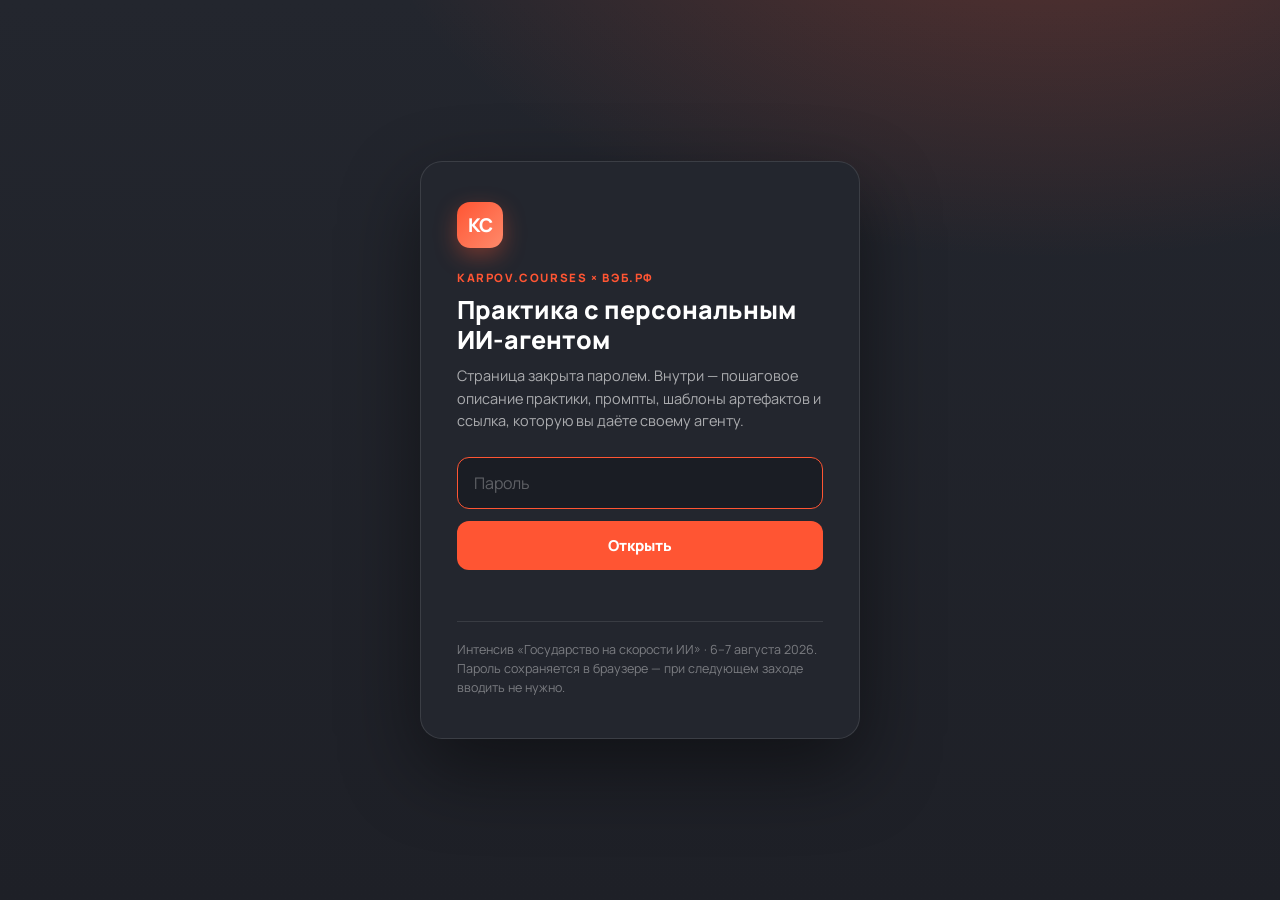
<file: index.html>
<!DOCTYPE html>
<html lang="ru"><head><meta charset="utf-8">
<link rel="icon" type="image/svg+xml" href="data:image/svg+xml,%3Csvg%20xmlns%3D%22http%3A%2F%2Fwww.w3.org%2F2000%2Fsvg%22%20viewBox%3D%220%200%2064%2064%22%3E%3Cdefs%3E%3ClinearGradient%20id%3D%22g%22%20x1%3D%220%22%20y1%3D%220%22%20x2%3D%221%22%20y2%3D%221%22%3E%3Cstop%20offset%3D%220%22%20stop-color%3D%22%23ff5533%22%2F%3E%3Cstop%20offset%3D%221%22%20stop-color%3D%22%23ff8a6b%22%2F%3E%3C%2FlinearGradient%3E%3C%2Fdefs%3E%3Crect%20width%3D%2264%22%20height%3D%2264%22%20rx%3D%2215%22%20fill%3D%22url%28%23g%29%22%2F%3E%3Ctext%20x%3D%2232%22%20y%3D%2244%22%20text-anchor%3D%22middle%22%20font-family%3D%22Arial%2C%20Helvetica%2C%20sans-serif%22%20font-size%3D%2230%22%20font-weight%3D%22800%22%20fill%3D%22%23ffffff%22%3EKC%3C%2Ftext%3E%3C%2Fsvg%3E">
<meta name="viewport" content="width=device-width, initial-scale=1">
<title>Практика с ИИ-агентом · Государство на скорости ИИ</title>
<link rel="preconnect" href="https://fonts.googleapis.com">
<link href="https://fonts.googleapis.com/css2?family=Manrope:wght@400;600;800&display=swap" rel="stylesheet">
<style>
*{box-sizing:border-box}
body{margin:0;min-height:100vh;display:flex;align-items:center;justify-content:center;padding:24px;
 font-family:'Manrope',system-ui,-apple-system,'Segoe UI',sans-serif;color:#fff;
 background:radial-gradient(1100px 620px at 82% -14%,rgba(255,85,51,.26),transparent 62%),
            linear-gradient(180deg,#23262e,#1e2027)}
.card{background:#23262e;border:1px solid rgba(255,255,255,.11);border-radius:22px;
 box-shadow:0 30px 80px rgba(0,0,0,.45);padding:40px 36px;width:min(440px,94vw)}
.mark{width:46px;height:46px;border-radius:13px;margin-bottom:22px;
 background:linear-gradient(135deg,#ff5533,#ff8a6b);box-shadow:0 8px 22px rgba(255,85,51,.36);
 display:flex;align-items:center;justify-content:center;
 color:#fff;font-weight:800;font-size:19px;letter-spacing:-.5px;user-select:none}
.eyebrow{color:#ff5533;font-weight:800;font-size:11.5px;letter-spacing:.14em;
 text-transform:uppercase;margin-bottom:10px}
h1{font-size:25px;font-weight:800;margin:0 0 10px;line-height:1.2}
p{color:rgba(255,255,255,.62);font-size:14.5px;margin:0 0 24px;line-height:1.55}
input{width:100%;padding:14px 16px;font-size:16px;font-family:inherit;color:#fff;
 background:#1a1d24;border:1.5px solid rgba(255,255,255,.13);border-radius:12px;outline:none}
input:focus{border-color:#ff5533}
input::placeholder{color:rgba(255,255,255,.3)}
button{margin-top:12px;width:100%;padding:14px;font-size:15px;font-weight:800;font-family:inherit;
 border:0;border-radius:12px;cursor:pointer;background:#ff5533;color:#fff;transition:.15s}
button:hover{filter:brightness(1.08)}
.err{color:#ff8a6b;font-size:13px;height:18px;margin-top:11px;font-weight:700}
.foot{margin-top:22px;padding-top:18px;border-top:1px solid rgba(255,255,255,.1);
 font-size:12.5px;color:rgba(255,255,255,.4);line-height:1.55}
</style></head>
<body>
<div class="card">
 <div class="mark">KC</div>
 <div class="eyebrow">karpov.courses × ВЭБ.РФ</div>
 <h1>Практика с персональным ИИ-агентом</h1>
 <p>Страница закрыта паролем. Внутри — пошаговое описание практики, промпты,
    шаблоны артефактов и ссылка, которую вы даёте своему агенту.</p>
 <input id="pw" type="password" placeholder="Пароль" autocomplete="current-password" autofocus>
 <button id="go">Открыть</button>
 <div class="err" id="err"></div>
 <div class="foot">Интенсив «Государство на скорости ИИ» · 6–7 августа 2026.
   Пароль сохраняется в браузере — при следующем заходе вводить не нужно.</div>
</div>
<script>
const DATA={salt:"oXt0FVdXsVJK8yL8DsNZHA==",iv:"lnSRm51VJPh86Q59",ct:"jvXPMBxbbYoU3E+IQEiJauu3z7vVyv7frl3aTTARDCcqaRMDedSND+ziT8mLKNsemIQs7e/JE6uGGRbHw5iXAlKzGagwXlSQEmPdfJ6P3tMoaxphF7hJaBCpayuuK2xgFVckTvbxqjzgL5CpWAK+9HQRI96vsahpmeNeEuvU80LDohjbnnmlgX0clfUBJh/jTSA2esfYPn7cdQMO0jFG5Xa5eWVWodjbapZVHsphpCeTsYDjOX9pdq4XDXOmnT36zUcVGxEauzkWL6NIpAWtf4nZ9GN/hOAxNqHJ6H0CCFMYT3UTHSI7y48qbEKd5SyZCTi4x/BMBgmhzdO0TE8+vQB8iguJVLCWB2Uk03jO7bMsNiZ6/[base64]/8ASM9/[base64]/kFm4mJKkCzM4pdxOGe6Ia/wZPA7HEMpFypMwLaeZXuM88VQ7hJPZ9eB6mBhnZ+R0q5rzuW/1vGDuhG0DMu1Q6BaW7Tyv7lJ/xGlhVvn0PnumqJ5Xxo0Ftv1zz8Eml6j35U9eJ/kmGrBK+uE+gNWIW1cuj28s30l5hNYEHtOeckSePMB2bi9YY5i2xpMHTUSnMU5ZbXylSHSx4cLBN7xTXZekrIAqJgZYyBtrJgNdmnM0jtqBVGXI160+Wefk3w6+Jgcpgy4tFpWt6rQv2AqmBg/Runupjq/yF1F7IN8dltxco/77F/t7qlOftbT9aiySI4pCybcM3nW/KaxlZm8Nodsi7uTbjsYo5Pjmb9I/xyveldpXfp0jkuHQylEaLH3W8V4KkSkgbPfSren1feZ3a/k+9Sl3tUCcVjrUSPPSoGMSg0QQbmVE8mtC/cCeJGammYZNHvOGbecXWZ8B6HDydQAyhFB1IVYvqA2V4+c6OBCTpjaii0cHADdRMdapkUZ1XBCUoXR/chf3zheARptddWN5M3cjGbUAfX9MPcCzGVj3bmK+Avskrf97NLLmiYqvmWmv7Sjxme6lolafwTdfiPxW4eAHGh9wRUI+xt4hF9sws8jpbzkZ76JBx79nftYYuwJD66KLFg/DA91EWPrDuAadGs0kOxEjb/brar1jUQ9UUH9ylX2nPN/Quv+VMDNuw+W4mXZGiO+oTMEaUvy+PYRIaaP763ofpxgUiFiICLHcCX9uwO3xOOt/NresQdNODvRhsMYIF8QZg+JEAqPYB1CBvASLw048CkwXSyJgFsJ8PvIJ+AsyMlfNtb1Hc5kZKQ6/qFNiUjJzCkyjFenEYqJNk9Mq5oHjwskclF6aZlERu7piXrYnC6L5Eyo3FeCO/a3OQoa3CAbg+dldi7b7533MyU51J6/EpcKYmmdW2bNFEFqkdScNN7YEfRRUL8ciXfuAl9QiN04KBZq1OkXMlppSR8nsxA9clv0oZEOymRbxzc8EVTMmIXI+3/SpIgwzthfZowOMDa9op/[base64]/IBuM+rhK+5yX6UrJ4IsODWEkZ1VET016pGub2RNJrHHRJqSRDYDRMSZB3QUlcjQ9IilMpR6MOOXmEbC0xxcnYPePp3QZsx67xrEbEN/6d4ve672RxKCn/cMo7uKcFwVe7BkSorlLMuqcCFpsvcr3jTubcUWop+U6ixSd2sKfaditUOT+qPMcZsMpeKAztOh9B8TE0QtEe7XXVfdtwZaGgWfkA06SSDnrkdMHKwPKmZmw0LZcnWhifiAPBgMAnMmKgTQVbNct+1PYfS6GS63wtE2cS9/SatbwleVmuxEN/WkeVXuuz10wmVlYQllBcU9sorIcwgcQfaAG9hkoymZJlL2qQPkcIIHDbf7yRJ7pn5huiUYYsS0/oMJ9IULhKz+gAEn77htY7CnNq43E7bHtMMwgfvDk0JrkJuhngj+hBxnajzBd15wILT1lwch6+mqDEux7eY6atc5sMAwBT/JNAvk1vH8NslgODo1x1sXH9lOOpO2qVyRsDtT6fbu2zhlhn6N/+bixjd6u0LDji+QH5sCQDXrD0id5zXPsxedr7AUBT07zTZPmXOIC+o4/FAyeI0UOQ4P8ez0KABg0OsJ3AnbpHDv8FBJh6JG9B0oM5hQ6dyDHP0lFt/zPJE2p914lfN2cp4ZW2eCAkULC6/MK+HG0mxM4hanOjFspgAlcj2vV7+/iZSwhQKnXm+GhMGuqAG/9xAXxCKZ1aDrEn+KS1bLv+5vxHqGyDe4VHWTPwQDHS8EgulBNuCDsf+PO1h7x7Ohk+ne34zG3KEtxuflzzZKzznwqvgNNtus1eQ3y/AA72Ok/5wBPFKjcc+D+np9tVyw0lvotmNv/6dzQ1GXqOMJVbx+wSBoZO3A3cP5p5o7i8FyYkqiomJd8ggYW0tsm232QArPXoWGkQd86rc50AGUyQm3C79ARzybmz3YaiPrS3mk3D/kuYBHQbnclOVCsFz8lwV4h1bVDk+5gZHdc50wvHAnOwbGSLHbxCxZZb/x6G9xB8EWlPgG2VFRrCIYtQACtzM/Dn9vlDbExpVRPls4E2N14/lSEbHck5cVbG/jNWDSsBvei17ebxhNhfoY7m6oXZsJn/5xUtFCZRRYuSj1nanVgiUc5WECGyZkpSAiRMrySY+cF7KdGUPVW4kOfpJvATMk4d70P26hq8ebK/pf/nywPY2bq23Bv2McFrhVeAt09UdM1dl3US1h7XQbFToOioJD6KY3+fGW/[base64]/yBcRNvvusv7Ov0HHYCkFHOY/0/yZU37g49q/hZ0neiIGF8a8gJkE2zTck37nrOkTWVuDpK6T/JJgYGQ8xqUVlU10+OZ4bsbV0eNj+aV1B5FD+00vHqZbKbq1Ng2r5Uv3Ixa75KPtPJFQQk3cnxiCsDcTL+srGL4LPow6RSUUc9mRLYbROio9jW3JVdw2nkEsmkH/Jh+xxNM9vebsrQNvdNcedgi+HQJWmtgMeHvTL4DQ6UAM602kVL3O/jOfDgy7Bq0seEg7luIvXPNrmhq8Q87uNz6KoeD3eFJfhcU2u63kv4XsUCjqMwVAP3gG0Kd6W6dZkxRUGOEmD/BA+ilgyUwddipweEBw7YyslbgfxXUrPP34V6qJSiU0krWotZ9PYDx6P9Kye+ei0wn9emx8We3zaExemjweFLuLeUs4fh4i95o3BL/sLR+CY8bwSnmEeLhZ6ebPioh1OixXEZlmqrLhKCEMn5ZoCAMSHM6kOjWZGE2+J69xIrUdgEdo8phVcqJcJGMRfL8FD3j+ie5Dn5tubmPFYxz+Ne/Zu8KF/dpm2baS5BHvD+vo1h8/thOptS099fZQqv8qE1F0SdjOpy5DIYnLmSEIg6Tk23xix4AXBRw11h6zzAZPp0nDnjSakQnhEamdq8GABpRjCV6dM3DKuknf7txB/6ibzyFzr4gmE0a6rCbgVC3ejq7z3CslRnmVBHrCmLQ35jBFXJ32z8aq3dpD6pg//WZNg2tM/WKcXAbwgaSk2cbttiLK5hSGYyRzGh96Rs2xHEJYroPGzcucb9fvZiN9ehUA/yXDGcWnN/0BT2DWxTf1HgcEORpzlEuGUIcfZ11il6X8T5PIYuo8FUOcQQ+ezn1JN69Z7r9GG2XQxZgjUyN6sBTykjH2iFoSde65KF9nnm+v4Tc1XuyR7KxmzBuEcd9NMAget6mYOuPYel5vWjevMFuSTYFqv6qtEWGxK9eD1pFsBKCKMigJcL/tpnw/qwgGuGevW7tAg8JwVY72JRx0iQOoAAiaLgEEq65GU1bRCZeQ1+gInFdFcnaTv0MOlzEEIjvtZVPRshx9aDoe+XKcxldX9yVxjAANYDioAzEvxqutnxFDTiBRM5UieK5W/860GHc9U84areqmErzUQaTLyaC3vsyhVlhfqslk9o3v5Q9kb2xuI3WwM3iH72dFFUa4OP/[base64]/gu2EzeJl6pTuXrCyp1LaRgRe0/F0i1xGKQkciofgnsBWCTmVC9F2P01t5M3x53tvk4IPwBtrREuCzXxVGKSDUzx0/YMFMPCa+L1NbgayLeZRGPWOXaG/jgeT7yN9p9il7eHUQhuOuv0pAfngnS0oqcAz2riNjw+LnFkXdeMIJhDX2frBRzMFu41+YWY2J8wmRdlrlUpDisnkoIINMgo8+RgjKEfkHOs5DsH4JpcksJqEU5Vmg7wEAWezypht+FuF87Ln55JuMuGFsMzrDTZjj/sMV/YSkL0c7eDzQ2e0WZhK6SUvY+LCaOu9arLEgF2adfeQfFTQIDlFlJ6MrjaJrVeyeRfFKhdCRnZkV7zdIiRjeIZCjhRmTvmC5s74mLGF/XaYyUF3GbsVVKQC5QTM8P3/+xr/R9NBQpRf5ppfNMYBZk5bCpJ3EvsumI2MLH3ZtO4gCDxTU09FniTTxwpIh9lRFpB6mxiP6v1/ZXEgAlFSOXLkbtmOhrXL3oIEqQpn78KZjGCTthZVFlQYHQbSXsXPYB+tIyau9NbvonZuexosYiMRCJ6AnoDwzd95/jwzZA16K95snAm9TxpalqZi1D1r+jUJoCEllMTS7mxijf4lPok+Yq//ZN3Vj9Lg+AVaUxBtHwogL6UVIga6HI21wcdyq1Jxu0f61q6m4cHPXDFuNF7CdMf5Ud9b6ANCA6acX/iO9G07iLTkeHqmjrCi6bIKIzGhhemG4VyQt+BSirxx/XnkhT8yo+mgCXN8M66lzMr4lo9dau4CbOSy/GxjgmuGbTSJdwlATaUrLJRJWUtOU4vOYjqBB+hjK7coqx8uVsaIay2Hz4/SJmvJxemv63l6ACRsooARB8/OO7kMwzI2+rP1z98ocbSbjviy1qzqo7dNWDYS2yB3+VtgyUXK3H4yG90wMMjvW0Np06t5f3+zWV6C0XnPnDg4CdsKKeJHthc79lNUMJII8Kkgfmr+FHiVrRRvVRW9jE6f05cVy68+h+ertfcCnbLqs2UkbZSrDA7WRnqc/kdkAUDfer/lXRIk8mSlhFL0U1MP/RjMqakiGfjwuI+NyibLnaqEZ4m5ArW2oQF/AxIKcAyaSRs1ujo90HVKZnY4sdJAqJ0/oxIx8SC64kbCS/WYLQnzV8zZBk2C8AaX8zvtt7sqVP/QqRr/hBlUoiyrzvXs6dzO9vEhzw4Fc5gW8UovMR0ZdVDhvIdzH6vjwGObxgC0YLPP5pjjFf0rZq9toHDQM5EH9skPMqk1EBTbLiIn8gctO/+/F4GL6uym8JqG8Y7la5enhswVXyKWw2WJVQ1OLNhuv9ihKlNMRnG85OFdII1n6083ELuEAQfd8ZWJ//bkCspKmZhuxXAr4RmaEKBu/[base64]/[base64]/lCxCULKMY6e0O7CSR6Q7S0Nbtv1FrYlbUhMD8zeaQpDmM2llr3SFjZLKUSdhk22Vc3MnPvJa+DQUrGSr6H1HXuXWUwQ+LBT0I0Owpckz3FPjFImDB2JWbBYBhsnGmgEhd78UZQKDPzgalYX1fxYru3Lpf0ALffShgPzs9UFvaHQ7fMLvJQIUvXAUX/wEC12F1RdYXN6tKyYllIAK5XYUpWowxHW+JG3LcHONTmcXtysu/C3JXY7JOEN+7S39hN/GTqBjopFLFkcYweB3AFgdFinWptlHGPJw4w/7Sx0UMJdXa7Yx0kiRQgSnQT2o5MzmYXeUYmegkYeJKo0XCgC5o+edEKEmVSlezt9h+15INgiLR+BHvjq74GsztNLDOcORLaXhAYlRJxfFHn5GpZWiSthnBKQiCwKgEHkUqe5RAh4OP1EN4tOxAjG5LlG0J3b9l5F/rR9mGRfTR9Gx+MUIKQf+pkVfjpScqlSfnFQ1iUgt65jbzNAPzmm+oIA6hFvAGvXzA4KDCDGu8WDvQ3TAaQLhqjXmMagY8PzKQYwZAohH6PKBUmQfbenJtcnwxGE8bJ7MdeJi/[base64]/DKh2u3tkLnmZgvHJHBengejcOfWejo7LW2FMrQ2s7/9wlSWDr+w3ITMTS8CtP/avfCpMLmhZG7yn5iR0NcF9qZkwpyYe+J/145JbvxvtDEkCW1z1KQM7q/VQaLKwwgi9ePCwLSwUItt/e7QU8X9OQgZ/yC6zchKErHT27pKzq2D0yOEWmCJCZWBd4cQhWRECqvRN8UyVdTKqIVKAoIpYn8ECJoCBm+zjoJrIS9qYhErfZpPz2avMkpTddJL+/khcbv5PTYlgUqSVX0RyN9Lmejwik4/vHTEyZL8rv5xLV3Snbw8YyIcG8bGBJjZMquYLheIKsJ48CwK4M9TZT1FmVXvI0X0xhw9GzRed1B40P6vt4DHWUgsQPnV2mSBgSdudNB2kBa7zPAON9ngpk3F85K55piWPrfw1tqc2bjEtI46BbPaBn1SgR7MsHGStdGB8Z/OvTvMtMYHA9l+7Sn5syMOZhsWJCgNGPFxQuic5YIh+38P4WwrVSeLmgrpLAMXrLqlBs4yEyUc3qzBo9kBj5vLvrzFSW9gQYz3XaZtHEd6j7DZq7WPpBHwBjnfdugr3NCK1vVe7sMqKjNtOJfddLZa7q0MVapk2qHl7G69cXbuIunPpgKAgzAMH6Yy/g1QL8MNXygwU7qoYjnS6okAoQ5UpljH5hkzTDNRoVu6sYggpe+r4aFvwpqzQldHmohsY5geGFHpBuejmIO5nX3hnv1CdIujE7c7R/itsnz2PCcALT0LMJLsDA0XW5meitUsVYUkakxg6FQ3rV3PxE+fEDL6USqid5UE9LTUz8ZsrxbxEdpXdZ7RqUQhZp04b540z5uMruPPPllNe3TmEEmrtDNjBOkBilOlJ7jzoIitpqRsQVpUW/WoCzRYaDuGe/J8z71HV8WshNewu2H7tvo89s7Gk6CwcOqZdWRANf7gZJNj2TzL5vRobT86mkrB0b6ZdK2ufBR8VO6E8rwtHDBsto1/UFM9GxNMY42LnFSpoO/eiQwRKT78OlxscMdfeAkZgxT856W1eAEqGmJam/iww4I2W7opdionHF3RmyMBmwGAniu1rC+S2Vi8eJWiXOFMGtV27OLRQyz8ZWWINEqcKYBG8cD4AsLBmfnOrI1T9fTArADvhybtxkhN9SgNke8i1dt4FGxZDexWBYIB15VMWYEZmGNYeLSiJgYsnbyo76O9tshJv/8F8+EECB3fL5nTqGixo9erCo3ZAbdTA2cQKNeqJoSxf8B9z+8TPDveMyZABuJlQ4G2WfNfNeIv3oXC2uUVdxyF0VLtq+WkozT1V73jo+NGTOuEUcSD9SQIJQ9/r+otLxzKP5oQZIp6CY8DJpDKOJb0TKe7UP2h+NRhfB2QJQTWKQ9QLNltGkak/ljZ7HwEwP9Ume3VstLkBTMjglUCaVlRDOIb9olZJvZBRyyOusIJjuK4QT2M+WOzK+UJWpq+IjqOo7zIMwrLhT87NRed3tBy9N5gjj9qQVtP5UAmkABdJx9FKHiBBMSBu3Io1CHcrndhnVufU2PmEXi3TZbhrkf4bMkK71JfwXVTdUevJwMYKNXx2POc6pv45fVj/84xwuZhnrhk84T8wPsAM7YsxEcqux26pEV8GiGx+dq87Mzgh79m0W1MBzAiBMpuYmVzAkElC7zA2pEcoOHEPiV3rQquaYHUqj9oNOjmbu1w57ZbUSGeV1uuugzaa7nK0xu2DmjNiseQe0Ew9NX7zp/cyIjP/gaezXHjI1YI6DA6iWxPyKys1PoNOW+PBUk/MxWo+eruhhAcKCDsG/FSsoXUvE7HtDkrnMZm0y90uj3ROr9MVLMdQnQ6b3S0NzktsVeXu7vUtN3V446r2ayciBFCCR6MtI7wjMQAf/uIq6Kf0Nzp+/Em/ZQVcOC4no8+T4FAC0PhrzADFM3zCiLoiz3j9/A50IQ8nHus5w008usAk+dlKWdEjKIk8H+G47TujYTMZYPF88lb0Ubk2IhaxYidx2AQHCgJkVTMNsh48kkusO1PGobK3K2fmowpNHIW7oYZVsB4PtYAfonB3llM20XJDEwCqDuAA6WsIkjJvrKtuW4Spw1Daab7G3pjDkHhgHtcC9dai37Livw63k73SBFzsUhp0/8Ru2ji3Yjg60Rnj0sD8rqgF/9IZHcRlQkUDCT5VR+f/D8afDRntAxzANycLyujNgGotd7UbDuhMQO2DhaQWmNa2a6Z95sbaX9nU2ots2yAWEk7rK/aPx38LsadxH1MJnJJ9fe0T1oZLzfvFWHBAT1pHE8Za6VyT6Cbm5owomOIPtAB5rivRwsHKin7aOFgXxQVluqHsGO6FXGmoWSqvZvkUdydyj5RuNn2x4n88qfJHzWXfr8C0DXrUIrZZ6AlcdfqUqV5CwJsTPw1B3keLoGvkIH8rQxgBkzMomy4I83WZIfXbGzn4/crajXwHNvlFCogDtnzztT1o2ZrQYAbNpJ29dOU+epWQaEd+R3e0tAGRxaKBnS3XXm8vR5eoSwFcLw5cD5fFUK3mO+dErPAj2td0mPF/wzFaLs44rU6ef499Alh1O37Ez7GzqR/1/NGkE3gM41boORSRpgAIG/A1UWzIEf7l3HZJdu6tR0EFlioFimn16SVBysZgvuOIuQiJ9zoWU+IwQZeI7V5DRc7XDL975YRlr4Ml1DY9udA9ZUfSFKhMZzcf0KU6SM9Wn7iHbg4jcBwYLxmvktD5Ol2DZpcScWurc1kGz7wtPWnvtY9NcttoCNdX9hDxTZwP2IdVH9x/JsuY2yuRKxZPArfjesfQcIzAcJPTcdiGFi6AhJRNOkjXgMBKMTY4dDKFIJiSVEeAZO5gH0a3ZjXvCJDIwj/gB0St+G7Z2wyWsappoo/85Ju4H/D7xLfDvTj5a8Y5iSqHJhdgP5IVzEtUc4FqCM6oTIXS4pmr8CTbaWgjnG0kK8lr/q7xLvu7JOybYsIq7dF/XlkEGJ+d5Q2Eo4z3zDsAYfx8Tc8oailMp+ajrQbk8m8WoBIMAZ/1zIl4EWkrsxfx6X096ghMUGQ9f7SpAcHxMBsJUq7LF9XFmflfk1s48m4iZ2rTHG0TKB+z5d7kHLQ3dZSruTdSD+58i5x1xpQfudfXLUea4ve/3suwl1tZ8B2yZggGayXhdigP3K+PSN8fD+pYSM8QCPiZUpHGjfvjd6ZZT//iF6XxuilvEnurpJevnYX4BN9sUqxDfz3RWngS2g9VukqEfnslZllT5fDYzVO1gxOw/NDS4QCOnFZcg9gyjnHb97dgE+bAnr7K+MP3vrVAO+smM7VzGFzpNCm0fMHHecdlF4zSjoq0geoiUoESXNXFhuuWxP54OeihV68izC+j3cH8vhlMZ6GbkwHBUTOeAjvUe6KmogaPNpESw6VfaDn7MP+pjUOXA5CGBpdYaRTE5P6ydNLfZrgyHOYHf7ZpDk/nF8VTaO+v4DjrIZq0qcsoNXk3iGl5AAwR+niYpUhbVzyC1yhS2kMY3HNPcEwGVuQ2cgBoTcnaitQp29Y8WSxeHaZQ/[base64]/wWEzgHQMde0iI6mk1c1IiZ1K1OCrNK68adSPrRGhNZBaR1B5eWKjmyf3x6Qaw5aEtqHkRUv9xFbFhHthSbrFMwFfbAaFn0YtHNlmJTwdLf116HQfgoWrVX1MvdcXy577300gLMmHGTuDwsSzmL+skOIwV8q7+f0QV0zXh/vThV4jeFZPt8bG7KrgIF1VQluwR6QAUqDFOYT+f2G8mgUrga6Xsjlh8jhUFj9JYDZnt+SodENPsQAj3GEG0MCaVw5zNOs63yf/JXMdHbLhMmVCzE5SXgG0Uu/PsDCCSkgEegMrZZiYcWbovk9h1lCqHPzWQ0VE+mU8N5Fl6GTNi1uHXOgUsWvYnfl8vZIOxyyDaRkd7hd+WD00teqNAxR+OYN6A0ctugYVECiu8RqYYxuMpXaFwphPSJP1WK6Tx/WoZYdaaXGVzqAiKdHP2mMpEcAk+xTQJywhcC0tlC/cmqCSxVd7JbqwJSlemtqKSFKs3/JWU8pQe5TwoFg9qpW2wDoOXw5Za5BIo5sEOCVeohfKH+IxiPXPy5ggQrlGEDFJhvjYb66n5tbDo/2Y8M1JeS3UKhe/n5ETEnjSXz2jwFK3113cbJ7jjO+ZF2lJXO7pu0FwcvdPAIc7Ay4KQ+BkcZ9D05+fOwISAdyslb3k6JkFvPg+rdYoV+80aqC4Inx53GITxXmUobQJc1TzC8wICT9spIAFnAYkGjzwLA2LSUZiebPvW9Losj5hhzIQylESxowoI0/GTpRSeJkwcibUZrbVvSr+0/x6EKYyZCpLco9GoW7laiUTiuYnRy2AZPCGaRDsoLN9WBC/9RukGb5e00R5SYwv3nib/lea7UCxvqvUEk0ScKjBDFOTRF8CibOSZfWD1XlTeQkl+ve3qomyn8c5Ys8fo+68i3vggQTN3zmigqLyCLTir1vjuDuGqjtnDcmg2uiN1yt/64W0VRtiglZ6LNtZvsq/WB9CSPM7+hfdCBbqr/am/R5Blb9SWS2O+61ihVVnNX+T9wZAA2cSkj0/8r2GDlmeQQgXYCAWothdm8sR9QlCF76NiDpTwynot2sY6rU9zpgtOyhvz1SaadW3mdW/UBN30c+zizRtMXDjjur4FyMBNTHNPQzscWVBGwITOC2to2Wzqvm/AmhlVsqxSh7UCnlY5FAWcxQp+vJ462OvTA0l8eQoKOZz1kaSC0gG+19j1Z4PS8e9yYTOg3KkNw2rMaJC4jJkh330T+exwgbCgVSRtkFJesoNhUGcHInpp9ydIPOcLAHCf/+Gks2AnBWZLfypgd9UGRXmTuOXl7OCmyd42zbtyCsc4teTbQptJgPVJPlJWeVrkwUW0t3q+AswQuAbJ++X2VFIpXCFkrND1kNbI3sVpG4lHvJS7Gf2ez+Or8sXp4Ru8Kt7LM4N/mh2dD2SnxQ0mM9R6+q0BL6J7ZPVCA+LTRfEgODOWmee/TktWZjEsHVEbN6kJdK65DtN9B2yWgdb2FpiVOmr9LImeuzHOL07xFPtJHZlTWB9hpo/bMewi/LwWXlofKhC20oV8EvbWORRHarb+tcz9SJFcfK+BgFz8Rh4N9cKsNSsQZ9yqa7x8hx1JoTovhySYjKp1enF/Hd5RnYnLnRCOj1bLLqRcGXcj3oFQ6BxNaZfMuDn/85M8HaxQCqY2WeCr4FRaIEMnDxp6K7AZj1BZ6SF+dXfNabk7KMPw4C/z47BWZsth80AovKcO/NaQ/Mrw4VOEW5TTdj635kIQHHVezLvfm6H0kAJdceumiS24/Hz0wY0/EWEIcvIegT0Ke7PE2wguKKbc6GCxJ+Tyont28t4m6JWyItzrYqQCvi5IiHo+wRMY4gklMrjKUANey4ksMpJ0iqfrpo0inQ4wsPztfvoGfc4yyA/[base64]/AKoDFsl5IrXOvR1JqXJBxqy5X3HZoUnrPCcnQqT85t9AeEQ5FZAqb6CxEpY9SJCH8LRaIsZrqY/lMom4dFFWp3UIzTSyInX84HAM/pb36n9L6tTz6H0h9vuv9zc/cZDCgOtja6gX1DAHJEfyS9KvF4l2ucGPUxUgw1Kmf0zOGjSWqnGlN/owKjSgV+N+yJ5fNpd9gkHmQBVgq49yugX6Yaojf68CwL7RlnzPdu6f7q5DaK8/qzXdiIs6qOMF9QkIbVmBlGgrwIQZWonbKIPucTcsNM3mPcaPu8HV5b5JhrAp/8T+0J+0i12OtcGlQRhQ/Zyq7jquLsqn0wTUXWx2FMbZclz2BR3E+WN+CceAwcdBfddHEzmAPrDfgEShnFjCW+WlTH3XckxBa95Mv0WHSnnGOvbnVRVKA/B5Otvt9Ttt0bZXFE5GzpS4sRyVUyoZxO1Evojec6abznVftYWf+uwetjDG/Xc5y/q8nEAlsLdfu6UCKfx+jHsEZkZvxU5kcxrLvZRdQFs4VJalpFmF2TWAyAuKc9kzNt6i0Pi384oAjZMpKrLoXqMiX4b54dfnA3Cbqzy50wxlwe/crj6Yc/htwtpWdwdjnB5YdMvcwmsP/49pyRx17qa8NUPVLrZolXz266J+EDfdg+XE1wJtyW5LNdprnun+J90WbqFmoRTFFHLRNl8kNfyv2Di2VuhyJzISgmAiqUhpCHq0jS15t7hCSNO1jC5VGTR5vp1xuVKFqW1EQ7xDgbhfHP/vxVWOSvYkDDNvyLDIppWk5jgNxS++oM08RrRmpK2l4VFhsKXbnz/DSw/nFQWwXh4QLfZGMveg5OUiNYqHtIYV8y33szDjinBxBXHyR4IziC8NZYs+JbXWM3a25dX3GxyU6n7jEyjDEpBNX+tYPVC6KeP+tO5I1nGkskaAmtf2t12MJK78zDUKHM1/s8y7A2YMClgZ+mRSpxBxj3d24TzlRVMZj/Gx3rZqWNWIyDDcaH4TnapNu6HGhiiWrhQFDKsvOk11GhQdC+eOjqkuce+KclDPS3/FywPA76IjUQx9w81ujUBQvNAz/byPBtOPTst7SzU2C0imznXm29cMLKqobl16HsATBZjkWmKDujT3ONj3rXSo06ubgvPbyKGWkzy8s750Ahf2JZBZN29d4oLsnIsm4bVE1loLPIGbJQ59edIyjMeKc3FgisdgimBoPfwFWG6f6LBmlgvRBd/6uoGsXwgEc2BmcCsfPpBMY9fZ+PjudrhsgX8Y5FWnKFwjImWdvxDcFx37cfxZYEErVHE7yxDHqNpRJa0ddedr1/lTGHJaSzxF5YXGY7nMeSY+aqMHuQqHhI/On3ygAnE8LeIsfsJJOWlkbUZUq8fJhVSTlbk2geRVecyrIgcBALO74BBQhiw105A2xhOolcCu4ZIgse9QNIuATUCWt8zG2ars5py3lJDBQxHPCxdvWYGxOIE2Mx19oR6PPufNL0oe8Wz76VfTPCWVnr2HsBDo08WpTinEBnrfySyBsM27sMmBmaLa3pGozIZ9hKpWR/xeYEBlh5JkjvdOE3p/qRQQ3AT65Uq0PmVSZXFzGaKx25hk4c70V04ZWD+2HwbEc6j4PZO/BQ1YlHm4r2FJNqetJUepDqWgzYMhGsvcT9Yjoo1YEsCxyy8F2Jn8ezDQeiWm0IOWkRMe2IDtYAXkI3P9UIaNVSghWf0xY+GEl76rJG00nPjLTuLpe7lnEXcWBSQ/4V+xl/[base64]/5l47PEDcjw3Yc3q0wj452pV3DyIhlKgmFxe+EBJq/YDgk52teAw1ol99H68sRVJy2UYBDSLvDAb09N8Q86xbBxj1Kk40kQ5HpDGEH2LE+llPlD7NBNli+YMmjM/[base64]/SCAqGGZehX46Za/mkgVqz2skZcvKv0sOZWJoMSmC+givTQazFu2DU0i38rcqnWSPoqGCIlHwZy25vy0DZ8aaWui0aa5wBnnmE7/TfugiyPdoNrYrjjdDOgD64uXtrMHXdGbzldNLdYLC0T/apbe3YQB05jz7maiPFv1aQ29IjWE/NdtcJ/7+6WeOc4WW37OSb5HT/yKm+ckLo+XjPbrUQ7G2tw7NSqcTrbH4Mpik9zxrf2tx/jU4p/NyIC2iHyL555DCmAiUOF1sJwCpNLKhn3mdsQs9XaGRxyV3Aok7vU8T851uuI2rLISRuIYL1NeWBigs4U/PrI39NI5yYOOfM+3PARXallppK5OMFhj/0s3DuN9jc5FcuYu/MHFzhZ+yf2o7Lvtcb6D/U1qKzh/NiLLAfuGydrv+WW8mP+JfqznzRD0rWtqcSWSntpO02pXOZ2HbelR7szEdBDxSsNMWwgySgz3rp2nGi5XD8kZx9lD0TxxMK4h/yL0ETBMqXQlEaVgcB07kFnbmlVgYp8dRAlUlJ5NgcNwDxz6DeoDhQxAnhm5fmMdauDFxMFjAoqwe1saJuLdZ2q4OlLHdxgjQghWiZwExtn0cghj6qZwXrrlIB4hhiEioC2GHuV7qvY9VNInNwZ2A1y26r9VZ0AW+A2L+6cU3rF8Odz7nAP/ge4winkCq4CKD2H6EXtOh8zpGmNdTq3LHX4ERa9qg0L1Rv2rdBkNLGrlzElqpMm4WdimnFMJ7jy6+6fQnEDDDklj23yScKDtGJiXu1RyDTTfvN6f7a3SxZSsxThDSNtysm3hVGqGLi9tb0GYD9vcMAdwlcaB2hQszzOVqYAfxVTY8OmSgVNWE/44APAiDn3RqcORj/08gTDegY0qMwc4C8A0J3HfJ34YPC65PiA/CPuoxR4yZTzmtib8G9P5qamTrBXixopdwAblsR0H1Pe7e1gOgZuoB7UXiRPsSEPaX/IEcYhwvVoPGA4T6CU/I6y2goJOtNvkL90iqx2SKJJpoELhfX30rBiaWx9mDz+TqWN4kWO+zWeN55vO5O6WHhM/hUPjhj+Chx/WZFLZvj6LyQQFN6LZZAcSsTv6P3p85/[base64]/DJCVf3Dl6tE/Gt28FA4aLyLSD0q3dDa4nR4cHvdrukRIL0YQRBrbUSNKk5DDBWp0TMOFCkPDy3XdAV8gnGbCfxcPleaPK7wGc6FFS85q2vwj4b7O3GfZUSYCVSlnxAcqfDG8qA65eiCiLnbFWoX4dMlo/Cl8QeAIJZmhT6NNepmODKndYEP7/ZjTNsGllWDb3/LYO400mbf7mgMjBj8W9/ciGuDOsT+XXymu1yRrZ8TY37d3DR7t/e9tKL9AkJ6JJwPsRW+D3vCr4ltNf710BLBpk8e06TiE67b2+M04ZduBGA0f0FwpqS/QfYJYEQJUx/CcVGPldt2tx7IXpNUcj3t8CTFQ9VnIKy4TQlXOkFaInDLdgXJhZPZyxC5FvyeTDfuxAxxst6EpLH7BVseq9pJDhD8r9B2x0jBbGxIldxBqapin8I/UwPLgdIYuLJzsEak9vnRnidgDxMuMGRXCDZIPAdyVkPpCLaQ5naQ2HGF9fgl6ofQr1IIoZVy8T7zW6U2YkXFEKHti7fBqmfxlheep6dhJwiyILy/tiJpObV2vc1KIPFR/[base64]/whpiz2STzT6w6bBSMlxcOKDvp84xNm2d9Wfoe1mCWbBWPQyklEUuCKznp5hMWdqDjjG8bmmTsTbHmRZF8fp3K+fBJbOYBNDz9Ncw+zBYlUoUj1s89ZHRZ/lYx/4h9DxI8SCVuuRuSufvd67AhSZBXE8v2hk/4mNewkICgDz+KTISP6TiYRYlrkHParwEiIALbernqtG/wGjWJqxGTed3RbSKDpCkVQhSTU4KfxdpJkp+/FsVCxEKJridhemuetp3gUAc42psZj/p7SHqu2WJzOuZ76e8Hil5idAnOIiURljRE+rrtunssLYz2DOzGjY271vsat7+V5BgHWuT5eKLBG/pTQZi7Km6wS1fPTrfK/9sRCbQPVCYJVF+4nsRSe8rfoU45zlpKWmHtphm5hbfcBLD4z66MT3BCpMwoUyXTEXBJnZWrxNBU3VBtlpHlU3Gtxepgv3m+vL26/Kxam7H/+HVYW0m75TtVhDzXM4ZtzoeNBt1hSP+ISEILE1fOSKapcHRvVaTSn7vuIn4b56Y4rhaFjy+toaKerGDlduCAuodZJXY/oz066QicZNHpYge8ugofr70o58Lfy0OiNEATAovC7f7vjldTx19v9aslOKpEGPuSBtklJfV5WHUidIVWbqIZ0+NqB6WLxnknc8hnD7GlN2ApUniyaPniZsKpaS6t0HwsyoMQFxe8o2C32VxaJODoGUhcNzsd7WlAyo2YD6BUBLjsST9X/uQwlVqT5g3/G/s7KYuLl75zm0n5fuLzCkrKN99pdAhR0z5h3NwX3s92q3k1Kko8nddFM5he4UmgPvJQezd3szlOp8lC9jwRFNB/gg2vEIDFEgcyW51/eNACyzG1kmJhJ5qEIlTrzX3kDJms0KA1SK+wD0hGpPMiqpJphLPSI3b4SGETULDRSe3E8O300q+Hgq4AM20wgEs9Id2AESnxb5OFnp36/DwxAOpZGtp+Ysyys/HH0Nks+mKZd7iJ1IHvIS9Br+VOaj2twGjSR/AX9GXSJKVwcW3VjIKQy1nUSSCbIxVtCmUY0sj7iJfGxaacY0EICHT9fcuv178e+LLiTeat+Db81XjqgvHOX71HXw2fsEtWmgv9e7NRD3wctW7z6PdKnvV73irVab98kNnT/shrS9Uvi+TZo4Wq5aUGdJNF9l8fEhfduliwWlFmqzmaihUwsmn+5w+agRkmZKWw9Ar1g63EwqJVIOKFpdJjTFwAE4XZMg7qLBE1ejRywr+GCtip++2M4GSH/h7clN05ifMBAe/2SMS8QCAiKqBkpVxiTesdSfRW1ymSNi1glTMVwH2LRwGyQvaWZVLX+ViKVjI8v2l9bZeePcF1P8kVjZiI9pz3DZOTkmoEy4Er/Uv2CTeyGJ3nk80lWClMZFLzmxuXRZDrLCnttbcu8SwEArD7Hi+UkCbpIdsOwvtbwlZjZMGKLg/D+Rs9AwR5l/LLEVB6wuvn/29/h/pvcZnT6HKn7AJGsEw3HXdnl4eYpp0TBO662RLA2GWDPm4tp22s/yGotbdcA1bIolF8DqMWvYiMYU6sDDL11fIvM7sySlAvdDkhtGIiba1CDg7lHFNAoQ0SXuEg88dtQP5kDf3vY9kg+/nNuCwPE0CxjzDo3L6TaFbryJiX6+LCQq31pQ+/gFpco5AcB1Y4IIi7+XruwUekc51bVTiY75COgRCZV86odevObkundJ9zLniy2PcNHl/[base64]/o9ovL5eDrUsdy3luFmjLTmA810PHVKNO9Xp3rkHPVBKHBGdCX20qvH984beElma1xyC0+ElT0ty6+0FvpjXwVbYjY3LsvVWJrIMVrIr0TlN1fTQNhDn417ijqQfq+LOzxFha/R5t1nAK6dW62BVsg1uRDcyBN6XJrPfBo4wpnrDkItdakq5YC0hBTA3mVeO/A1MdPO6q+UQeB+BsmjurxgloUMgCIZjZuaKG8YXK+/1vS3qFiP0RUd4F/CQ8jeGy1/j/AqM2qMRZcEvwO7FKaFKtp543SkfCh9EH43hJw4IuDb6ZSy7ZrJoA77kgJ5On740z7VwNeZtMpEWcHZqoSB65/aHH6WxH5ptC8YWUMvbZkfBJvQhe2DtN1hgAqj/8j8mXGL5UumdDYJdw9sES+cZQg0tQXg7hAtKfecWmgov3sq+EXnNlwygnKEoS5EVaihAuccg+fMlwnD0ENnZJqIkNlb5N2UV2BB9TgRrnFnwJFqFB8SA/Nvq/5hHBk9NawR9x0G9KEMeKjBCd5HJzYy5wUgaU0o4NUI2n5EvIlNtJFFLVntNEb4MZXfANmPtox6TJGcidcm6ytfNbXR1WRr3QOn+eNVG/[base64]/MYUVz9a6Fcmh06gCRbgZbUA0i1NAcgGsXHAFaVEmvHIdUrZOSH11/5DT2UjqadEEIrV7awpI0tYRGics++Li5LgOVoAYJCeFbxKmG2Of57bWfgmjQL+mPlyfdvO3ZNafgm/4mKYTz5itTH6q+IR55FRD3YBh94pFx7mw38MtVzcD/G06hpWMxGzApA5lWuAJWRZf09yV+OKPUfZWigv+kksnfdMFGDvfDBzCzSrdhdIyCt63IqylRMNb8L6Nd+OFii/85yAF9ynH6GDhxPAymbZC8KTWzqXWMGAhjKmSA16LMY9o3Z/QpluVD/2ifJ5WT/Red61pYsrf5uTyl44TvEMdzKouyGfRciSJosa8WEX1kR1phMqommKoJzLsfO9nzQixcWxCOAG0YvhbMPwG65qe6jaio62ZwMvavC4CrBOyEKiJFwEHYI/qgoGEjOoJl2yIMBZJUmXj7DOd4/LyZ3Uo2GWH6I/y3lCSNoaGOQFL7raBJzHAErhd8bUUIzsfvHS1rgRVBRN/0YVR5mpiqv3ynumY4ZMJkjISIoyXZH2i+zZQ9y7XMqMXCuko8Ykk8jbVoPDeV7C+9PbYm19HdznStDv3SAYvKykEGZtuEaML9Y7YxiY+GbHPA91IzGYU2hAHFq6ZT0U1MPf7PRsv8Ir/F0s73Ddz1K9uLQe15fFMvSpfE9MqxFYNZXeK6eEvaMRd1iXnUE+AUwH6S5LeUohlBhnDOawzL8QMqNZ0hqxdicqg6S8e5YmOFp+o4H7tHVWTBXOifNvOnGcPeN20d9lnSOwS/Sze7SyVHSSJgJ2fJmZLGF0ybQkzCgXFPNiIc4PirRf6aMa38ybCVe+fxU7805gA/fyfXHNIrRhfaMrVMBAaRuxSCxHKjLiuBIA8nUIOj6YPHkDW47/fgZc6II6P10ieJ1ulNw9kiDmzsqTbCowz9D9FUyEJJES8kk1zQqwdh2f2/AnM/A2DG7p5/+oJo/DK3m53DE/BNzrA/9m6sH+h8Bm0FwQ6ErPUUvKP4VGEFXzBJ/uqaR9rOoN2UNMuV7Sj108JSMKGnaDtJqRYlhUgp73NdbeRy0nicr1COa1z05TX7e5r2HDegrhxl/1YkZP7S4XbXEiE4KcH0Tt29DkF3WMElUEDlAbXcFxQcIRbgu8DzcHNR403m68gOtrC48EV/p+5kbfyQQ+eSNM9Oh1zva8tZ1udY00Md2FPb/KUOFzDQGqt9Vg+rgBDZkKqpnZZJUYwUTlFZlig5j6kg0b2tY5VimvrT9cokR2FcF3NhzYMjVu7/O6Fldfmgsqt0QXfMwMWcIwc7bmqopRv2PWWTTz4s3Mqu8ZGvLMeARG6K914dR/[base64]/dlXQbqtqyToHnTt4E1xc6ZbZxwEsAyAV1tnEQA3OvzjwA+EyAjFyXCTd2xFdIzhedpffwcVpYV13CCqrgF7pLYAwP7txeJhw0WYyyHvLXG44+qvf/4OctNBEgs3ZM8hkXarzcnYP9htTK58oAboGVXlGY61ZFFshcYtr89RQgZiiTwIRnWopq/9GMkSDFQmfnWR2b5iJt7RpT3K/[base64]/5fFJxr7GnlejLjYGd63vgWQ9dHwAiioSxsJDF/vIoN0kGqhjfMwmM2FSbO9mK/fik7qt+VIbsaZY0EM5vzN4/xG1cfNaRFFLoUlBr9iGkKMVTXPLI3iEyBNjkV+mgyIKjanBt6YjaIxQgZ3MFeC88vqmH77uvxGii0owunGX5s84R0kRb3E/MGEUDDMrTBrkWIp6rf1ZcTDIox1w5vl0Me1PWFqTObxLj19AW5IXmuQa6oOF3HRsPAi6OhBZoaLc6KU0F50i9jvrJDFhKoG8qYZql/bB8zRhQvE9JgURF/++cS/ynv6zj11qzLx3xGOoY2PISWH0w+w0pLsGXg//f2Zgnc+Rr502tddIjIGsNlrmNAnS6sw60Bug69SLgXiBQaClaCFbrSUHQe2F+vOZDuaTWnc6MjYBhtcHf1vP7mtG5RlluQE3JzUy3k1MzNqeUAo9ZCvNgAxrOsx/NaO2pxj2zklaD1iD87Z4AZZKvSzUeczULc7sRgXMJTwdLxi9lcx3pNH5l/mQU/[base64]/oLL9STN6u29xeyFGjdU4gDm6KeAdx3E1uEdJkmOSWjU6tX/wHscArY05N6WddQGv+u4OJqYJ57MRq9u99aDIW5BNEYTlgxXERWoeADQevBCr6gC+8KQGH6bFg/[base64]/jbmoM5RymZqvfHRErhdh2f/3GzbiVamT/SgGyhfGbuGVkF/V8mmv0g/gT9bKKIdJ2qXRgkYEgD6KN042RAAYtuo6P3nFcE6gXWDVDiQymFZk+TaAH5LaKRtbYYaqECU206CfpRb0KeN73FVTbEDgSFiGU9qo+kVQBJDDZ0gqae5ETNdBsbxCzxup88cFGbzsQq8kKAfo/GOv1vI03h9HrP8EBi3jQ8C5EKfdlsz6kWAvCcQB02B7DwE6b3Dn886hZpwLdxGL1xoJRDvzG/nm/W4g6gV4pg62jgnx0O6m7zmfDQd/[base64]/KclwMasGhNb9XyJsUd9dooRO1IiIIqFjI6LHs92NNlZrMJcun3FEkQ9sLTTOgGYRYe5Uj2lZi+MhSlzQV8aIZduoUh6kPAOTzff21nsmiYnbnZ+Htnycr1dkt2nwbG/dKThcLLCxeZdKazTm7nJ5RkC9b+8G9oNRVsx4N/[base64]/iySOMZ5na7gKXVsJodPqwOYexFKp1OouQwHWGhFJDBWW48dr15egYG9BYOpIo+tD4YJbfbYJ+3qmSH+yNXcAoNQsdRw0uvgwxvBcNxiAY3E1B9SRFAUnsODabrly/aM+azyf02ck+ZXkHEDKkAKbA0J3DDos7MuJ8K64rSYwnFwzLV2m0wSY4XWxZwEuR9Yvz5ybdV45kL6RgXlgjcvZayuOB1g2Kw0psbHAvZuLGtIaHhxCmHOmrCnJZI7NucYdspcW340z+7YXQ3P154UOKyAi51/qqsdI8ZPJSNqnXwe8oWxvSF6S+0c5MEmXnmtuvdw7jovwCypHSfWev7YD7iJKoy8HjQ3iAMxgiYfzzfm6jYaFn9FReZxVPvFcPLl9QrPgvJZqAXCgmSOK2oi8zXXlkdtz+hVxcvf2Ae/Yikas/mBa7SvnFRSTrBnyBApdWs1IkCQXkO+ppcAnRXDO22e46AAumvvVEA/TE9e8iBAKN5iSl8Oz87p1372BWobKXBr7on+UXcfYJDiVb3fvmtWylW/8CQil7I3ue89DGLv76hhVoJK81h3oXuZvhbZW7k/u2sch/[base64]/5DYrbtWFdrmXFY1razz5ZAvab6+8vO5rmsv0f8c2+OJL7GgG3af87DvoAtEPhsq7m3Da8jrnHF1rEBb2G+WscVoof40fIoMh8/7XkFZgbJkC9p0nkkm9i8cXtAyovOw3ZvJX1yZTjmtW7HfliPUr2a3mzEVu53K+ctSbmHeauvho9zONvn2PgeqmMpCIvms2ZvBpCwjQYyeqy/gwxSCM0GGHU/e/hM2oIhOI4nCBBGxRs/7T/hNR+w8svb1Q0GqPm4wmbl+SR802dbOqbxVMffBD0Wt49S9eoIUPa/2hkM0+6aual0TFcQmVs9apMp8q1WmP6BEKuBqQe9Duc/fS8ZPoDRcER7f/MZ04A2TJrtmATmmSmfcWH0zHh+ZIJVFe0Cx1qEregorJ772rV9iHFKIlc3tHZk4AkCNc0hIB7KnAltD5uj3zKcWRLIWbNrfJr8G9Cj54BxFHtXYt/m+d6yyy8jtbT4DkcoyxT6Nd71hpFBEMvwM58ucq72Yk7Z6qEI1sx1vSp+LUeRki86UJD9lMYgFbDxS8jncjfZbeGLW4CWcCIV5Sfc630X6YO8NAe+rMCW/MHqupZeQEaqUHGS/VGBSfLX5ox+zpQc5vjJynhJJPfs4nQzy3LG0gM7j4f9+01xE8nW4mraiyB+dochB5Z4JwYis7hU2MAL/1iRCkLjpRIBJELNjYnZ1LzvjaWzWdnDY+N2as8I6v7qNSaiOEzOkDrvckikD/MgRKziUZaNb4o/fzq8JEeitAz11diRU/oyC25dU2ZudSSP3ZcULdH4j4AiTHnmuCDcmItJywH9u7CbImbEph/Yje1XXX2oB7S6NnYCccb5qmIsWmLMxJnUGvbA31bN/jfIVFMIQsxZrEDg+m3H9CC8SarkuATrhy+F4lac38XN/mWZECtbXKZP7lW0eI9kdVGW44AF7iWtFBGCgf0CupIeYVI72klOkqOaliuYO22XXRqW/N8a72rCYoGmkq5mGjnth9Z/E63vveCBIJaLXAeX6AZZ046Zn6jScDzveGxtrIi4RaOu8x0IPOZm2e0HkW91RPgI6IG/zjJnPq6dZXQpyoQSQq8B7mxlirW5kFMDhVq+L9pA3XH+jFP48DPYs/9c83IVEU+/drmNXijnLxNin4xYaEDaLMYXyQbunDzzkyxACf0JhGyuhdJUjBoWVTZLdE9ZR+8v3zIo7kibn3nhnDhSr78MFi+as6DbkDhsyubNmJ1V/JHbIut1UJ8cedSs2vvCy5SutC9fFmDrD6ru/Z66RTCYtlHgvTTeUxksnulvkSK2Mf08ryHP80M/5RvQP7Mxks3StNDnk25dZfBgxbERJj1/j+iAwIl5NAmmIqU1LZleQTrLUyeNgt3d9C1FHfCAQxiKLoOVev+uGLC+ecBHwGtEd63Q+RnxSbYpuYg5/lxxhxAhHxLPrRqgFwDobAdr01z9BZTb/2WarzmRypNJUkGN3zzBIUo55bWCgLwKuvKugz8odQDwD7D1KDo/[base64]/+/efjKa6kcbZP0cYWWzB1wQ0t2YSleB7bUXy9f94mIKlVALW5p5s6VtfSqGseoi3gGt/ZPw71szZvKdejm7m4ZZZCBj2x0NYIfewYlkDQiYltaHHaIs/0A7sqJ8B5yy5+21FC534XBekOTTHpsEv7rwZQB2t7eaOYi2McGfF3/uTwisBQzGQXjMc6zSwqs6jrKc4YNgIv7WTnA01NKML4bVNn/vhgNGpImAqCztO3h5cwAof7mPElUftDGSAWNbhrrtChTWQxIPtfvh+a260ECHV2cKZKbihytVwQdjc/etGECkuwbQ/eRxl4fahsGk/UsDJAK2Fqt0l2f7ME6L/dyo/HAeAvyKmjH3RpZZjxDMkm72fO43XKB2/+3Rlxcg1H0lcOP2ku+tUjJve4bAP5i2MG5EIuT89mB1ThbfUOhluicRYZW/flqChudr/vDjt1R2UsrCsYSv1QnyYXJxMXj2w9hhzUH+J97pX/NVDmnNrrzs5+qZZQTU6c0arllEOX2QcTrL4arBAoeu9KxWnIUgSLUFqReStjqskfR27MzxUBu9AbFANu53aVIgAfRdaFzg048/EwR3O7Jqo0pb/OTaYSC2sD6LcLrzQtGqUtC++4GRs4ynnB+7V5VluRPRzkwS25AoIpOcBSuUZh8jiyjxBOoiS3vjsK9u2tBU3jDTX857E+cvlI/rstaHpPSIdFylX2E3m8D2xQlIQcJZSKp+oH+C88jtzPGpfSCq5YTTF5G+oLUmSF1/[base64]/tomcSdi7OENvVQVyeNnr0PFREP4pDcKMthqX4tSrvga4oeF5+8w0VmllF1thLL+akS56yHH/mBQ0EcuN6/NQgFNqMAg71WSjaV8PwJhuP7rXk8HNCmGGY70avc7ztpVboolbxUIavgfsOwm01edGsvKmb3FKoaMiaVEAwhAFNc10ZbDK89aMGbm1ti9sZYcTbZF1bfT4I+k+UJjlxlw+76ksDE+/0AqZBHVyGUeQjNlWc6sGWDi9/buzQvOSdEJ1xoBv6b9wDKn30YWfat6KUvGiNnsYq5LIv5tyn7n3pFy73tvfVa2Fjwu3lzmaK3kDx6uMfiVM2hg+D0Y8a4/oCr5iOkQqVvvtYcluU9FkI42v4axsuhnURt+mUPOsxuzBXvzu0WXX3PUv+hkbkEGYkZf5bXuRB6K/0rQTOPKuir802CvnoJQoZor/aWzDe7dHxlmQ+3r8QxoyzcLOXqmY846r4y1ZLCUf0gjxbmVCJYlgGhzbxEInxKxkEawKfhcdB6ycn/NRg5YJN0OXNMDabm5fK9j0wC+/E7DfVFdWM8VdrZ3CcrIoiLyRDmEI0mN1IZPeDVdoiyDWkao8Qieyil/+og7B5+tPMlBRIWmwdDvK3QNF3vYRyPXmUOer00R/3WhiA+Tgq2UHrQdzia0rVkx7XapyPRKF7elNFn3vzcw0PTna3vq4s9CellkzrrjSIuSbBEKIop5V52hYg6vccsU0H4oNg0vLTeNaWmW26LqMpK/2K7fbo5N5j10aAkwtl+SR4s2oI9fqxrW5C9EMYr1G+9rYL90Zm23+C3upLGSqGXhWWoM4c71PPl13pC3IVqODlWBFZNTrKqlddwiAEKZdB5nRzZvpNYHjb5vCuEWDedRVInxmUBRd/558z1bF8Mtnn3hVt1WiyxKsZ6gnHsPI8U3+r6VJUnFYHgPK4M+WSP1kQWtbkiUfvU1xgM1k6uNrmRK1klBacmp4B5NE7wNHcGWNGBMGKiBxZYJ638EHW7GCWm/c9Lhc6W+ogWD1npTblUNOHXad/WVtEhREUsBqTHFLona/X3ERLO4idIx9PYtsvbJfaLxmIaU7mK0Jscdr28ejqN9OidY9gj/HTDw3rmeQnZgrfRmPR4buCspdFxFv/BE0YkLs1FlUqEOGnLy3sQf7kadxdV2EKL8sts1DAsgr/[base64]/wfl3DWDWe+NtIsI7QGjYvXG2llbDmLQMQq4rLoAIH/2CdwPldjpmQpoRdOmQMiWJj4aT0v9kNPVK3OSXItWlZnjoq9j6T46K5J5KFSyIWSgFVR73juOeqg008RiEFD29YhggRUDoSpmzvqPSHklpopLL5R2j7XGp+N62vv2im7gY0uDuTTTNrD+0+XBpjqhmcUWt6FeLiILd/JwaM8qw7asHHSiFIrFJr2cHTdpVNTXeZyCXmW1oVqH+nuedOzUZpSPgCqibIerUujV5uuVdPE6VSmdl/v94O67onxLjtfooCncydIWDxCVR+KGYZG/0xNXSKoVzw78AsoU4+O/F6vKv/pSvoArZz8G9SEmja/qv23/kueJsZdKXB0brYV8jaByLASqn5VTTwqVAqs/QThdxexlKHNJYl4qLmyqVmOzkOUcIMWri9l8jQyUKa2n56UQ19W/[base64]/mtpT0ZsljPxBsEv32VGYBPaaO17uvWpAeXRcqdpfSK1C01hT+Ezy5JlWKo3wuD5FjIUWDaG+B3Bd9tCAUL9fkDb2N10icuVqXLjc+2lOopfIR3j5DfxC585VSb7S8WLGlElXO2i/kAl12c2ULAqeJVfi8atJeUL/VpvAeZ8uT3Wr+JqMK4POfwBj4tqFu95rooCS4z5LttsC9BiiKDuJ6nHg8DDBDu78GkZ8iy/nmd9JZEUpMGVLvmO5k3TFgBEZXQrNIH34rB/oZJyBTdDLFNFI2GtG0NdoEdBahwF/AGFPrzB3lcwuBSM4sj+wlwwoOm4fW36dnlLRNFsmq94WrM04/[base64]/3o0fbUbKWsARm7hJwS2B9TVVO0T+byctwB07o7fouqmIMrsebPLfK/[base64]/RIJ1xh3Hl3Z7oxz59BYqv8EXV36DgLdeMaJ1MjlEu71pX5OKx3g4RtnleH2w7am4bYYG2ajMwVNqBNhInxjy8oh8XjTiZfDlyAtVDM9hsPDMhQZDicS3nH86VGajfbWpMPGo2MzSXAXSUwdw4LbFKl3Ks1FT1v/0j1kZ1tGyrPkJOwfhvHWqdIRKsAyij13EUS4/7GOzXq4TY2qv1zDdyLf94RVCaoQJgjkwXM1SgjJGUv3ZbOcAlvr46BIBQ4R3XkegZCDxi15l2FG5kOBi4iK6hnvoOEYnj5f8mzaxYdcWeZqlscwsnR7QtRbxJtX+MvP4BPXPXfGJzJRqkOzd3KA+wYjJQ02aWI85RQbdB4+Y1R8eOQjPAmUSnQMgOtlRAP2PFztmdCX/R+zqbAbGhVFKCol2xhMfHlEvNzFuGzZ7/kIZD1x2rhI+pi8BbzTJ6YtEcud/6PLWStFOvrHpq3KXnEyHhvOST4xLLltsBIbq5Iqpx6wCfmt2vuuTj1/0tRWfOTJ6dtsQJS5qTQwHry2G0eMY5jC1sRLrkaJEMLgImWrlP5jClMzsPhW62VkSOODom+8ZjhN/F4bektlsZWI/s4GrVSkg89qloyV8mU9KjCxE0Gsj/xF+bz69jQe+JpR6e+G5nb5MghKt+aglet+9z1mnvSRpuej66K9eUZjaseWY5/626pJFMRpjd8+UDzTKYh61rjvWEcbSdbvKZC+ifua5Jvyyj6nA90j2JwYuxPGGkDyv4clJWQVB7j5Lf1D9IW+j1qMAGhHXQ8p5zzk395ynV/zP3z4mwz4hbSF8jJ++wSd7Lqq+nGULdkPYD298oyivi4FbekpudFG6K3S++Mw/[base64]/7wDsKP3E/4AHNEQLxsYY2guE5zYe0Xq86E0pvnT74P2/CsNqI5Be3U0uJJ4zju70BAxCcYnBMX5B/L75EmIZBn3DpvvSZvzplsrFcadanfZrQvmrmAiLQ75gtMCXmSJtVUDdrsZctfOv4va872c73VGNyxuu2tCRogpw9dL2V88d7pa2c/q+cb+dPq6oBMyqB/DnwCQRMbRY83cHcO2iT64AyYr3UM3YOiMliVsXBlMvoRGNJDA2eOPP6Gl2vOHtqKUAY48MWtYARpMClx+B6v/Ba7ZC0nxVr9AcIuhSbnyMyBNWqYC53s3H80SAwa2CUhXqbC7shhFxx4r14KcFMNNSwAliiv0JpuUgzeb64IOb11pRQbozZ9C/ytsgY0MLuaZQ9ZRQoz0BAAizNM2dETH1nTAPZ/ppPDua5HgI4VnJO9o8J42JMbfGV39Lg4+627EprTXsaJHWeTu4GvZxWUP//0yMZ6BlSZgcJj3Gyulx+E4tpUuRTtVZ8Gv6AqiEYa2b/AWAnJvLsgR5AXIZ7XbbOuGjmJW7tnojl4e9ORzfQR/mHuG9OXXcLiu6Uwf8E2lwLJiWeUuoohs7AAbOpRW/ArwmyKITkMuK7qYt4vKD4Uk826+4CUv916nVUv7qEURANeURSKHNrTRFOQeu3ZhyYaVk6OFqRGEc67ETuQogF0FDyNZZeIIYRRKNUFeuQkojXcVQx/aE7sN73Z3kytA2MO+vdC71ktxDA3scugRaXJUwZ5MdHKC9rAxnBqI21+e41dapF9ke1x8SrXXCVokgVVyvukqTeQIBPqHsOTp0G1qJxKWT03rfIsXl4gB4/IzfeqatN3uC3P98IwwyjYfo5zd8+pWQ2f7tus4T2HLaM2PviIT5mMVf5VJiV31v//xd5FTifF8qd3g95nIWrMITn3fDHYRcq/+SxpbPIJcljYeUOUiEqEr2MQlTj5UgE8vM3e3l+ZF0LVFybXvP6294K6rbjfl07gBqoEvrLzj/kQk7PbPEqfYRTOVkJ0DhQCd2codwJOT0/wv3MzCY6oMurPzKZID3+sRXOZSfZiKzcHWLKOP7Xfo5lporcEOTQOsQB2OXzuu8EYeH1gjtzjLmQqeoZ8x2kitZjmrjiycB2WSBbcDRDeiNNwnEa58bLx5Uf40U/N3TAFhWafbSXkM1ryJncuA2ftylnINyTnbKA9IGpekEwC/PeszWOWECZU1LNd/ef1pdkZ4YxM702fHQ9uFB/cB+EBfPPeLDiJiSADDz45xAs1l+iejQq65b6JhqNIzFW/f+NK7eV+t03yNs70XVV6UfFNlwe5+OT7dXusH/l/+R/k8ovJHxU7ZbIs3gwQBhHrb+iyypU7uekswrXGW2B1HNEInyoxymOvPMJ0MyUAf1JEewvogOsW6MGFD6kh1qDmoVebdGpKSg6+UyrJFJKby/0BC/e+i5djnOK94UHgL0omWI6tYp5GrqhxjIB93wdJIIv7aKQSzJf89BmdQjNZyoLNlO+2N7ujEHQa5YDw00ImqAv6ml7CAKhBxxo0AkOYd+KsQ5yd1RXGG7Vo6qDYukSk0J7esifJoF38M7OW+B1Nqs95ubG/p3EEZJdfIv6MnHfg/+0qGZh6bWCFbTusMGOM8T1vJmtqqjDQ76uX0guPTRRV3Fn7MpD7vuDh2JGjDjNBy0gj+Jy/xVXr3JugjlJeL44SMvzgUfVXrtWTfSDYQ4QM8l/IOOT8Jm8hio5DtGb6HCP/3Vw/8XM1oDbHeLTuwyaNPrMhlQQDY4HeVVccz/9dIp54PR/RTcZ9dI7wjZPgVfd8JpQZjhMOSCIGx4jFIFXQO7rhHY6T0VUe9PWtIpdOz5eK2giHs/CEuqdTgEmVnf+rBh4TVLkjs3ysPKF5iadnyKcG4V4Bf1ocuROLNiTTNxNf4ajIXSYaDpzuWg8VM17dbhjkGH4xtIIY5lQ9ZHlPUFv1nQXAsOzcz43aclNK+qveKSe9kTOL0GjUuz3KKojMo6XtHelQArg/CwHCWnyRoFbKBIBrOZ0qds5BA/+9dmL60oOcDVIwYAMV3FWPHzhS1Ow33hfJynF/DYGzycNeEsf48yHjdag45S/13axKFQOzurkpfe7kynh9BKYMPYKZ1YTvtRXL970ACBq0FLIgfibJ9cMMKLC3gizdEBEX0KDv6/ix2qT3QoIiU5WP0kF40ulypITsYMLNBPqH6HEJeiPzU2egYrDEuH2i9DoNZz2/8PQ+JzmjYwcKNOSWeTn8llo1BCgQN5EZSaaCLTuXRpXny9BCRKaNLF6eGJCTI1X3xOKRG6vhTmNdm7iGTAlZz1zd8WEiaiWV/E57pKCe98J8XPyiBy2SAMNuK+W9eEcAVofYcLBGqzDLHZnRsoDruBk5oxK9SaHxgn4zv9j9fcP0pTt/msIJkiRINfkfw7NwLXQWDsnpzjkUk+YDyqwycdl9L6putQtV4MpTFdWJu3A0tXAi8r8z1Ek9CLr9EKwZU8bI0b0Tx+Ryp4YegtWM2/aWTWFW7VVtzuXWtZV3yap0qlpkOJVngpmxkHj2CLLCIe9fFS1jelPNpZmb8bbQ+OnCRcqxdJpGF4c7bo0Hr49JfbEq8yQcNKEJ6YwTJmJ+xJTpOAvDUQSYk3M7koqvKcClW/CX65pxQdv4LdnboQiFUhI39cjk/AYpwiNtok7aKY+xoZRfXHmBJ0KXNwIyMtCCDiie/H9x8Vm/1vQJUOLhPGD55Wlt0vi5xsehJwhmSxdn6eKvHbEbmk6JBc2msXQxHps+FvA129KjTmWkJliONe2CHd+xxy71Tk+Q0eZPybjhDgMhNRvonayfbSj4/UpesxYTfiPwApEqFkcDnJWwbcuhfyMK1IqPGFj5UnLHhakwZGrhmqdenPQY8iAcjZS3/8n8lwXdsO4EhrBOwFswEeelkXu5PnT+eamekD7fZdrzREmHNb1qKwdoBz2gLNikZ7x2wLwpyrcKsUshvhlEzgMY6k2jbOJPwb5tz25xCDTDNTsYm0ER0Mc+EDbqyu/KxJKoVKEbaexM/kQyZDMl7K2KgU3Xk+R0+A44VA51C4R3HxdtbKTLWaxJT4fTOJGoRdKZ7mdDRW5LbtsCPd7atDUSedKr9k6TVu8e74IL2ej3djUSmoXwe1g/TIT6mjBvc6e9XhZBYXU17j6iw5B4bkoFQ2Bq0pUOkrVc7i/2+Ud4tdORYShwPfjU8sJ7WRpP6MtIauO3RS30Q2k98sGUEyH+Pm833cXiWcT547TOvqzQJbCZW6gp7/rLWnfZol6HFqga+2nLiVfkQpE4RzvmIxQnhHhjzxZYzyeB9h6P2uiW8AgDkljg++2X8ZSjemrLrfWfJIyPLbUejRI6kR66ATLWgoSDvcnfEK+8Fb2AhuniK1HwsVf6dcv4wzd+rlQp+BKGzwdxVRssHNOs1fYPeX+EuDoh8kBO/[base64]/311lvhmnpS9VL7UjKgaQ9PUYDTL0YhoUvTGxwBWDCZujPF0kwGUli6wA684HT81wdsCFQNVsfte5ak0f7gAgUjQlKmmzZqLqy+5vQ+8+CyOxDj9IC4sKuJ72qPW+PTilOuAP2raDSb2j0AdH0EibHNVbs/027lxXfGqIuNfidmFhZyJnStL4KmZC10mNHHuLctCg1V0tumG3wyrJjVu2qZHAJkF03hvnMCgMVsWAvUrE0zlws6bKG8u2eOXKsanJZNRL+wKC56tTp211KfvRtiiuHHkBoDcR/wth4C0WOOB3G52+SQTstzpSWemlIOhOL7eLaznXKrOefECIWq1W4iF5qOSnKGjv02NXqCZgqvExt1Qn6fpV6I3YzSkOplmhaOx9TTNO1xzqPf0ClqBmVqNYQPcKPPLfXlJ+sLKT/97ko9MXdSDpBw5Cz0w0AyBE904HcJecSKfJ04jvVN3e0C/BCHoJSDGwFT9u9RLMcS3oqfHhvvjNoEoHBTHnKYuv49/BXHDbajoXY02+csMiAGcexv60goIYSQQVlsB/3wwF/QQ2MQdCW/VtasWJXgVD8pSJXSNrnHJ0xyk9nJGI1l32NvDLZbbB1VN5/CtpqxNhK2veTk/xYIXbZR3gEU8aS/l3GouQD6EGo42m3Ua1PkTG0bC5LbrbSy0tjVhsw/zbNzv6yb0bVBlJnBYfWF4hu0JPXdqS8HgCtFCHs0PKtPQMtw/Wt0vqS4loFDSLgLbdHEBvnktgwI73kKEbHO0/YJ4lJsz3LzomK4yVycMjcnZSukzWyVAikFdDtdc6BzN479BGUV29yDi215EYpW9Ig6+0UpBsOIDOo5RVRNtHXnD3GjSBaY2usSmRQkLG30a5dldOWVmKASzlsxTAq7WjibE2jBcvK9g6J/Em4W/[base64]/Sp0HdMkb6EMtn0qWRB5rZ1kMx4tsulBRq9+W3aNppHBYd5hqbZ99e/7g0WkS5R6wYeHmk/lrBm7YirqMvsLcARcPSecbNa2iSK0AG46EREW525a3yaquIAXlwH2Sb2wXVLcdQg+qu/zRBzy8OSg8zKVuJ1/[base64]//[base64]/kWbwhkJ+t8eMMXkAfekTNB9nyTIihxhJfbxOWesFn2bMy7yQHuJx+/oo6pWrBrC1o3grAr6BdG3vV7wZef6/0TXv0KEXjq4GJW2jSuN7+V7q1tiYGJe1H0nUjqry14Ys4fMprGqqxNn3CnQInTRNAcDq995fhulwJx0p/346lAQ9OTTn/yH9eX7DB66NFWKDBgETPt+BIGYLreG1ythnvuxnOn72C/rgfV3dTc3pi5+qCCBfJHb924rxFwspiFXzW0MLecAxWHVEN8pj7WMHUbz36oej41VrzY18qAZyzeZZT6M/[base64]/VbpEsq0Rz8GcXR82AuAag6XLZAa07CC7DW7btlYx24k1ujKP91ZxEM4fGfILa+59Uyi3tBUy9fXe27qfkGeKlVRvmkqfaldn8663dFw1UnUjAxuXQsGHeItVgaGcgRVeyDz7gS/[base64]//XUTOv+w8WCvxm3dDNZZlpGwo9bVfzjgTNRtzyKZOVYXW/jqLJNCebhMIfhCaLVrI+6Ow2TWeNpdi8eqegr4fAXm5+RTMyXUsdK6O9+alXyyIqeAcUuFYAk7gT/+SLJOMECvWAC1KGEvPG+UDDzEOXMOqgTGpiWlmrmvfQLHmcUDXeAi8jVnCgV3WqhBAMejdohiAHKNl7Jb+i57/o4MaLl4Q4pdVK6szV420yEd9zY5J6yJMaC08GHAVcut9+PtLbxuKtRgY/QQ88tBIifqjgy9nrb1hkHdbwS7IBIRdM/IMd4YS86JR7kz2fegvy4I3zQ3HY4OBiv+VuGem1+k/2NupRzlVrO4vkovtx8vcjAQ/9Ih74aOnk6uktS4vPdChOa8WqStwfArg2OTBBEuz3WkVZqdvNUsyZeCdZoR5z1i2Cjau+PC6ppBPmpvnaMLpgjqj9UkBeHNN3pLrFGKjdfYryoXGh2OXf5u1Ig5ti+VfKb0nPi4OI2S1smz1B2nxo3XKqthom7jzMhEmCV/0DD9dkye4WixXuA/VnodZafuubCTSCbwDhTd5SX/VGgxa4QlvMDJqCynr95QIaryYol/qoOqNX1OMrOE94GA/N5+ScjjBPbgyAY/b4Xk+OToLABp5ogHSiZ2gXg3SBeyUksA/kPKxRWFfTPkBOPgmIJgzgkGcqgWsw0sM88kE0+q3mdgAho5IvKZSG2KqaKXXpw96C0yLVicDvinh+hJ2Domg7BnhuJltqHPQtBCNqTDUj9hvWy8Rzp4WkeccMq0wLycBChmP+nJbp0VYO85zjTrw4nA06JP+uh1kUf0MovOlFQu7XzEpvBPen/ExetkUDbeFU1winbSV9HvJ6jOhGpruBwRmIZxvYafL7/h8Yf+Q2a2/9USI+Nc4Kg6iqQ0VRcsww0+UpKSLF+SV++wfyeGqXUjPaNnLJKigIGkarSReO67tFQQa6o8pu5LaP78HXoe2YrEF1Ad9Ul0HprHi45Qq4xf4+L1rPViT5mvXNjLaEBnXc1VMW2rITpIo94x3x/HT4FVpUR8Zg8EQveX31iEUqS5Pzu8Jj7TDY3krrZPRBUdTtlm/R03XyaRHh6i/f2bGU9BJ0VMtXFzSKhbloK1OaxvDgW+OMgzCcDKSbkAlM2imq/[base64]/jhH8tBgfSUuceiiZ3tfnH0ow+LXV66ENd/CdSf3OgZUzz3KRHGErg0zQ8/ROvxPELKaqYhCN/roCEt2NveBJ8fUMGfr5cDh2D5w6SKtZx0sDaZS+EpGWjmDiH7zH76EAiOGfi4YcCIAxdpkGLR0HrojYOEGNPbqrPk/tyJIPsrTV/tyJma/DgsW3IG7n4BryYFKt4HEllfyJoXYUnzx2EraXgxJtZFBLSsaTz6NzTnjPNdt32mRfsCZQgccrnepHSInFKLuK3LVfROvGgqvc225X9gZn/yTVSQ6csD31B2ADfz/qJs9ENLZdy3kHgrGLNPCazraLzChdo3ON4R87b8E2ihq05+e8oBwdqSrvEKETeFvMi7u5Z9Lac94tUqIrj+qXyCKV7ycMyKHxfQ9uc5N76jvxXlkvEoB/hQy7bnfkpKGauoLKsIspTuJ/jyElsl/4uDo+z57aGuTe1w7sm/njTxIlxAA/[base64]/Xnz2w7nca3dCwCchugNmVbZkQioHdNtPRPxikxWiT84MxMIl2tEs8lbsSObI+ZP+yRIif3eSgnB6SLf2KfUbvYBs+Up08wosuV4LDwuaDWYc3vCPAaUedkZrjVYLdiD3A2pp5mPMMhertvDm2ZYD+wqzxTHFCG70g/RNoLU4L5WgfPcXXWgRpwU6jfsJfxZwUjao/cRECZ+Hno0e07wZwOo6LsARblgUPU9MqxgJ53I6Iyexx9x0UcYMq0H6PRGvac7Nwz1gPzWLieGIAfhLePewTthEFiCztOmOu7Q0t7yxt3r5Dc3HCimisfue3HPne2cg++g2li5/A6m2/IJmky3/5mVIJdusFlsaCm93UIesLPUV1zK53l8xRSpx5jCbt6r3wEaL/QjvBdQfgeQLnhwdt/eLWgehvTjyRDI9wbV685g+6Rkv0LThnt6ouOTEjJDBTlJCvX7WO6+vIJyMAVgBAm9ZoDUtLiUYIMVAQ6J3jNjBmxdI4f66O1DASerJe7j3GKyjZGrEdW6DuIrfsMiLN7k9/3quBSr66IFIH8L2eDkWYboD2lOKmdS6cMMsVS0pUvWUbpRF4ziCFBPADWQqvj8Ncfq0aU4R9sLntBqAS8rVxO4CfjsSBCl6x6plgJLxK2KRkfA0Jt5U7cSETiQq1UDADzn0qKGDuRZK7NZQGtWGYhSdzrTHB2gGZS9S28/472+z7li/73zNtnk3GoSrRz0q15OtDPrwxayJhW6EZ9QPJkBIWz1He7eJkPE8qci2FWgre45Wv42BD0tatKrImZnLFUmpJgsHF7TaNmTGsr6mrVCCmWGf4JCjpniSkC2V3VWTVxRYgbnmGpbxv+w70Ymtz5s/3uOAD2CmhoQ9EZWXZfs1j6Urlm9gDM6msA8dWs6C0IwC80DuvLo9wS6xeOSWv1pYA9JdZSICVcrBgCAZtCMZTxcvQAWmkLRkkUADqNRbuHbcvQ5ucEVl2o41lq0HT7gVpvm90Vlxpx/bwTQ+VfwOCyx/R929LG7umeG7AVzFHOaymJFf0yDx0PhSgW5GWEtlf176xj9WeUZ8dan4JkWBP5Pc3YVpa6KgGAIUd1WTR5NjiEBAhcbVAamrWGePFFyg5DHEJISJhYeyxIGJOgaVg/rqcn1r9Sg9YwaMABvghH6+vh+1+Sc+KIh9DCYbOqvHTtIrUGJHKvCyAbAxb1OMLaQW3puKQgb0Q5nGM0nwHX/1BqZ5IuxeM2nAXdtBkZBStgouubZRjaXNth2EGFPu7xWDc5k+gGNF6gQUWvxQ4wuHIci+EuK80oCfnhFiL7NhrPHcuGvwqeqe1bfC62lU8bOipE8tuM+JRVvBLXdvz+Wnvt4pr6JY0Q+EG1L5d9ZtiDASzTIP2P4KqkWT0ISol57P/Y5awy6I+UjON92uASfQkD5oDyWMbMFJWkwrGUwG/CdhquGngypoQZL2yb6MnEQNE09SWrrbwXqDhwsXb9UShSMQxHoxGvecU8q5QxL6pxqZQWtSt05ROamLYQmPheOg40rRiHT/fwuc9L4OiFQZnAV+4TAwqCHqCSDXlks+wey8y94DY2teshHKj7k386ffa3AxIKaaM+0RfKvBaWTAieLadQboeFqdCuwZGxR0KXwF3nmnIblNgIO5Cilwsjqpy0dsYUTXAWj526GS6bxLesfI/yMKcH75UXNLKZ+MkhVDWtofqqJyCRGkakG2ox1XWFofa+3mc9XhWSiE8sA1R5/3P/hq/v7v+UoPG7HvG1lPXylcfQbyNYm7ASrrlFqh6mJ05mQvu0aJkFcSf4ejGGNv44Yr7HTVs1ZcnPhEADVg3teby5c9KUOy6O1DPcwphY26Mx8x6mM1sZm7p5ECZpapFS2gTuT67f53ZygcC5xiHbkIh7WluWs/djGiW85CuBVEo89xsOzs2Y/ad31G9yb3fYyCDcpZ3ey+ERY+mp/Q+6pI1Ye4RZlzjxet79IN1a/MOCXW8qZNPfqxzEXObMySDBG/ORh4Wi5o+WYkdWJbq5p6/FmBcD/xsd2FpmiDp0vPquIYbhMWjjV0AfONBzYv7I5AooNDjuJ2jGeOJzz7M6H/Jsl/C34RwWyNXo/cjbgAzDb4cl3omI2CrPLMc8h7l5jqV3rjqo7C96HCTPz8j+fMDhO5EUQLIyTJkVrBOuRqvUmqQKJQUlplUlBI5bY6m+ljjeM56iLF78E7WNnnIB1Y6jMrcBPQNzu/f8W+TTN41R8IXmZQP9ITeQJiiFgj7F5OyUyOItp621wd10Foq6qnEMNsZ7OUzMCyQvQowZV1JmDxpklUhhhIpyiYN76EBtuR6p5uKnJq6Xe5tmDqvca/f/phrMdfXpa9S+nD2l0FrqsIPACfYo0jJvk5UGI+s46YnbPhAx0Tt0qqJqo8cp6S4Ap4niPSXq/[base64]/9DPwm2Q4jOXkvQVwwXFtbPwlEMe+0jiyawK/GbEkWOrf0ZpLZmBUsGT9GOFeVA5bDMyq+F9mUEcthKgzlLHfv4euMdYlcVIRfDHEUffd7F9FtKDZeLKPiufzJox9F7/rjgnio8yw8gniMDJCRkQO+waAevgIrMOFlAWzTRH/[base64]/HPi3YO1NzMh8U5K+QLPY0S5PdqxI6kV7LpIleFuMux9MXVRKCDUtSPdael5r0WaWiFtflCnJPyw+5jXR/dnl0P97+HBSwVJvjSNjZlHnobjwsWGjl8OJ24cDWiR0pVjo7CRT3AHOnp+EKKUFtklCFghCcORxZugaJtJdgOYFETG+W4+Cqo1vupTxMF05LPGEPQHlkSdpiYN5bOCqeI2kaYdSOudHqQdsiC6yDZ4m40DityZ26AO94onY6E6jjprY1d1rb62Y3aKkhak+gq/gB/3f4TJHoabGQmVmwC70ns28kWrJtkhQRk0Ij1vWxKil5qw9ASE37Fh9y9LDu7VegSTrRAanq83RLIyhEFwOlbm0b9LvBjre+U1KnVtvrXs6Tezzy9I1E+mfaSG6DlzTPmssx/2cohe6fpRg2uSG59djdL6J5PJH6xl7lBomfcEQDRuIjr+4yqMsgqINXavU57HXBJBpfnK4oKXSRN1H2AGyQciU5Dn2GX6T+xX43ucbJCdZpUw52N8jpeYSbEM0ibCQWVTU0RjrXa9jF/sO+ZGhKr1Z+17bphgCyRvkLYKXSQ/e3ZhZ0f/elZXbmZF1qyS9jDWCrOhi/[base64]/QoK9Wgym8AK/g35sJDtb/eppxvycR999BpihiECbHdnJx9zS9dm0b2+6QGdL5RiWxUArODhRSxN32YlPWQDRg5RNy2JlRI/WTc2si3tfFak65aCVi5KJ7oSOnLhAwiN02ntKMcICw5DEiwrRNg5D0fx5MwfXxJ8U9sDcKkzxNsj0NQ+HTAmQknL6n+GrtF9lgNoj7mACZx+L0F+hzclWSbbqC5wJ807E/ZPW90hKA41nSeTHzMqll1mBOjCjk9SuPto19/EnHhfNYia337ee265yxpl0eVb8r8fgAshpTf5B95NTtwH9ck9Ex82SBsPUNMp1NOGVUh1yex4tStN+4ia+BFknqpzzi/oQCxL0WzRE/kIHKc2qa8xw0z0464YnnTE8Ukrq2boMLaRphZY/QIm9ubWYwMfjuHACDiir/3LloopPEJOEGDW2Hcc44Z3WXbxbXLWcvDHZJ5nkQKkNUPOO5G4dk/M0meauwdp3AxuYW09aH3NGbaKh3Nsj5zSlIwYae4SZcszz0o/Fxiu9Jv2Oef60Al8YINW/HuKX7gam5eg9uzcVz15qN2w0HaPKH+Dohu4FuRzrv+8sCbJXSDmYhOJ6sbqIGAMg1nEgC7JC4GKMT3xurJRLdTkFAUlnV3G1vXS9TcqoaLrWKVUZ/s49ZOpfA4/[base64]/MErol0W0QPXQ4jbizC/Oz8eRSHWvIIh0BbdWhIXaTU99+BF1VJjX3NbMba0osP8cIYh2Lo3psMrvSGn/vJaTpMrzTnZ8QRfoFawAgp83UgJInpnnLO5QcEbLNuROtkKktDxi/[base64]//8iFvYNVNkjrjxfKLlrPBClTQUWmVAADkgFvz7r5wSbxDtkNBsHCXU2Od4MUY++Os7Ol3bIliPK3g/owSlk9ETke/B6Ch4nPnY8oC24WnBu+XWh/ssPgiQKugmr+zH1ie0zFijFjnQLjjOYXUl3jxO8jzNnQ3IZ87oRhR4DLzMbWjLzfNnw74UFsAqOp9/mGzwxEBYDZDHDKZbNrleg1n0jdDwKjfG7UsnYapyYVVBpbnMcHJ5Ghl1C+HpTmySPoNgOi/TQJabpYJIkL1DllPYpBEZ99Y6xBbWLS/bcgkZzpvLINnyFdidDKUYF9pEBaLtWxfkylkvUNNy7w4FXtdVsQZMeI9mbHtyPIguqwMqHFE3+Mk/z5rWDfNOYgeYD0+nG9p0FPOvNTSjJULrOajEe2O9FpvAWsoPNQq2tN4Hxtjwv3oQPLnb+fP6SUQI6uXeTIQvPGARES9LyLfHYP33yR2lQyXHd5tQRv6bCM+Ww7jnrc7jSG+WExkH4LZ54vkR0zbq1eVltyk/SUr5bB97a4R9Uq/QYbv0KW69fr+ORbv/ARF68Awt7KKXl8sXz0BlX72EtUSCTUEE3XXBqqq9Z89dSyv80elhsVqwxE4pgqrLliS/eExN5DDN0Lu5tAvf/IAAdR2JsSmFYvDgBLo9l1ePHIGV8XgABsR4o2s72jHKNoOVXwlkwLwgnhDln2SHjKRnEhBQznSGBxtsxBpAA8o3MDJaX7FhTCLxnbvl4MSLt4HBGuYFSR09cV32nWxqX6LzxtcIC/WFVG68bnzeL9YS6tV8TJeq+p+xA03S2u97exxzZz2D0f61LRSCDaTaW/yxqdfCYs9vQ3CehS8HEXcsUCbd797NFfAoITjBNvoKKpgCzwUzwIEDiKSa8aDcE4lUU+suId58dm0CZvjgFmhGFxES5RRq0iL7PMVyWb04/tseYixBqwGuAJkUJGRyMaAg9VbCXYlNnp/FagrmN1TxxO1FAfVxD5tBuA4YjekhuHpimqR3OSb1RIrNIuWwgCHZynzi21VLO4KMci0aELUV4IsZ1JAcyTMBBlbZqDZ//zR+zjiiUuZn3UINQjR88tf0EVPob+RZdNdYwYAM5mbwdmodwdI402cczwXCiLMxjTZC5ilgexxRmZZ55ScCvwHRYxcEaQ7NZAuOK3z7bLGT4BL7Hc6g2JEVw9ohjw+Ljqz7xXblQNye1JTWsF7YdoEinoQAjWb1CTfU4KrYlTXmI63X/MIvvhc+nYfV00z6gVassqbLIM0UxHT5t8ol2GWtmslJd6/jQJTmx1BxTgwmtCT5hy0jeSJ8wahZy/jvINKJI60ZwnG/viXNPdUcx3NpI13yJsmM3wnFvvReW22tyhvtJHU8Z0JplNhmx3+7wdrphVcnRqcILPn7YUDfN3kiRRxhALEslKsL6TPzU/mWTBhhnjbu0J+0bBBLRA42TnAXUu5bA+ZI9++7UC9EzSNAwF21a6toYAxUGOHn968WRD6AtpX37rtVXKuWzb8EgIl/OwDk0lRRSM1KlEeYIJq7tbzUyawUGi5y5Jkfyt0jbNfxsRgItri2yAWbcde2fX90TDo/5UktBulO1+g+SzTTKT4cGwB4hFmvStHmzL4mPv8vxxuomTPXnE7LVGes/Yzz08tsvrSEn/c+e9LQ/dprWfcYFXJpB2XDTSvAyzeVUw4vwpA5kaE/QZPkrICYIE482mjsUrzs7dE0gztXv4vbR6CdBo+4dX5XBeriEOr2dlzZsZVyRdAmxxCehyzDfSb4sToHt3jt795Dq/w4XMvRWiqMQdfG6FyMkl09XeFaDTpfIMfvLa8+dfRPcKZYL1KHGYw7ofVk2WyD6Vvo32Hbm8wH66T+6XoQs2tVnN/bhTXJ8l+SbrkU4yU3bzJDQ2Jf4wSwkhW6xSti4zfOa4enEuFxE9X58XsLN8KOwC3C+jnym0qCR2YgmooK834FtzT9ZDxA05r4GrbCernUvfzfBubD/WWyl9ANIqKkUqmdsN6W4FXjd5ECc1+pOgE4vEynA/bna7GzE8sBy2OENylodUwL/UwSO4qDEWyWBhAo1RX9QJ19bhXZBNeggTo7UVDjaYXJAF3Ov2F0P+JNLJ5Xbtzl54Q5SvDJwob5IHSvjtepf9+fe51LSlQbdlUbjLLBGa16t/stk6VJ/XNgVMEBbIyxugS+4UJa2HzTPqmvUTbRSgr0znvTi98Myy5C4o0HmTTD8OXHaHdOqAHRSCq/BUuaE66Mvpd2pTBcXZgoh2/BQtXjBWhCU590GRGiJyMNtkGWd4bQmdXg4BFzILumECV/ftUrmPrtAef70CfjRDgow7ru8TbD+hLrWpLnzAyzzqHTLF6XSU8mHuOFQiYVXSQG2mv/[base64]/2zUC9wQOmAttmVZzYY+jPzxx8p0XOYwtfQocP0QO8cH5UY8GdT6cghdZqXLQCUqXokX51P90Sj1adWYSmXT0IH+ijcnc0P71b25a+HZRfOS+JasGSlXT7woX6jd9oLXpqAnUCIkRcijb3Zf0kFXXYh6qlbZLyMpqKCO9uoe/J25OyRN8yhZ+lZs5InVujH8hBrUw/BfWXuVzCus9O+9Jzmq9PZ1EBeTtencQNlxvjLr3rVApJQGm8ahiD1FoSuqWClRsTgSyVjk+INRMY2QxLk7+XEVknBBsNbv9hgOSieH/DCPPcD9qjfh5SWONlE6zt2/jDaxZSqpei4lQsC1+dAFeBRkZWVTA99LVaXvwrRkDeeiHdNSS33hDOppC8mw/HHH0HjbVSO3XbJ5GdEQna/v3yGUdJkp98SoiSxYYT0rmKVBiotsG7Y5o/BQhg3I/RduZ0QyPc2e+VF6yqLDtRgReQtCZkNCXvwtBgX5StLpYcnWki3toNF3jyDxAURo/3dgyxbGhX/9K/2OMHZHq5Vu0OPmB1fJVnAkDeGFcjtoCO/[base64]/[base64]/XgahacdRh3pJZT5rHs1V4aY0avc3Vf6xeudpbTMXuyis6hpHnxzuWefYYwCbj0D6c/ZNV5AccbF+/he0nNr3NxtC/pFWxkG+rUUXANGTBgGCSUAOebGcjt7AqSVARI5/SVo8O62BpMH9rxBwXCwrgT/wRiNQ52+RpTvNn3GgwAVbOmnIViLnRp8QhJyhJoqy9xIzri0ZUAt77R/nOyE6oxvmKUds2d1vgtyGFukY/HJeyAyD43dokT48mM/wrva7Op+gmIUvb5+1lppTfBIQECHl0DfZZn+FTU2QxUPiErKKPBRmupgQx2tk6N06eY+AaSidriGegMICqGIDnrE1H7mSmO5hsXwtnxPQT+G1KGAFI7Ud3JQ5pb0i4xLfeu0wN9ciQ+4pKKWtLJY0/tWHPNSg7Qjr4F5qkC62gqA6ukechFyqhrx5iOxs9/s6to2aRNvSvS3HjxDuObUfrd8hHU6Xb6T8TEcyt5BXewoeKbHXGhvOVgzU3p88le3So/9gOiCWSZC+Be+uV2tYCFrMCTkaNzAf5EjfiAsuEplgtcmP2ejrdlkcMkKh+n9kgH6om0bngQa8ZcG0XHXYOBNXX3CZaSyGsLqG3IwnpG3/aHhpjql1LZJgxBu0sJTPlHTzeA5gZAIdsJoph57R1869ArVOSrQ7roBFysL8hZDWPhmUdmGPPRxM4XKzkyGE8O6qhZDBXP7mRfEW0VhlGE1zuJLk27hfibhjShu1rdf7/eNWaXsxoPOn+pitcLFRYiYjximSLzJ2pLLdEeTztnCoZSJJInBleyphBtLYmIonr1yt+3VIkWuDICNK4nyOGH6G/D+KbJWv5Q7ZaslI6O5e9JJTKI3z6V3tUEiNtbidS2N67pki0dK/BRQH6OA90FobrzGEGlVnSi0l3UVABI4EzBB5wbpo0AnjaFkEZo7SwjOZz/4HuQnX5pae3ubNaTuLhr8fzI6DrpoZxUKWf5lRSDAk/1phCSR9PmtDm/9TvejUh4CLCEEFunNd/1xCn08PnCx8Iw6xUUjr70NwXytJPU9BskQfm9IJKbyrod4MTehYmyJbxxXsacFN5PfFglZXbhrDX9bzFc+33DSoADHwQAN6gWx1t/85gJkS6iQLTdS6o3yScw00dniDDVgHLjQTUtAX0p8A4SpMl1dOLaAYx2l5wN9qJEHA0ORmBh0eEk30ti0cFKME+GeDssFszZtz9iFFfCjiKmUlOqMaXIWgOMqwzSn/bJC5l/1qT0y4n9SrHL31cI7u5RNdVb7HLNIqZN1Wq8HBCTrKThJbJf4ZNCWlqdNWa6cxEXm7hYT8JDsj2iyBhgSMK4wQqm/tITwwedBOg/HgyZwVZLKQ+vof00jVa1dCsVtewh7ZvL5SdLUWoEJLCibR/9M75MIARi6VLpxTZ06OchsjaH2Y71/7z+Afj4RaBPhC5FYH3hqOaUu9OB4daFG4XvLUKk4gFTxRclU0qUW4tjzaMRK9sBCNT6vYiQq6tkTGy2ley1HJCHUsnwwawFmpvaIcu6UL2QIMS/ifiMOszPHin6PPyoOVzG/[base64]/SCQDFpIgZvVaAjNPa9Wf2SPLWLNglVbZL7nVYduYQY/lgtRgrTZy86RyJUqwlXnung8xzMQ4us6ITk55d26bfhsZO+cunobMvoWrSM+u2FKsS1kig+F3ti+5wq1sfugvmIBUDyylE2MVArcYubWHnd709ftDSKImFEDDUoT8W4ODTzErbRYXGoOJV71vDHaV/[base64]/RU9bMG3k3k8Q4Vp3dE4tyuaHayo+9nY1FN9UKiTPhwInobDmeRW6XLkUIWsFOZI/xqofvgrx4AuV2fYX9a1ri72hhBopEnGKYbgeLL/SgczwNkVhqDsNpR2iyEgHwqyEFHikjbnkTUdhi1bKRP9lgtJvgbMS7gYk3AIf6akLO1Lv7KfkuoCDLFGQftuw22EnCZf7IzVScQ2EBEdHEXvJbHEX26UCEP2ufii+oTSrY7Gs1Vnu757A8p0AkyECCQ5+l9bHoqQojrWbuVeQeWAIQGuVCuvsm+PGsDF5A7Z+PCZbcJ/NBT86TnWn7cZj8qg+++VcEAO7xJd/iuYfyxHNtYbMCOGoTaxey7CIrw+UdL32vtYwEUmpd44VYfLfVtgLTCL94ltoeLCk0znQV7nFRxGyKPKR+iccPGd6F4lD9o7Dx2YVUh9JiHPesgn8tETk6b3iknA2PgvSZEt3YSbDoXI88dMso2SxG3g1RuwT/xjPgKcQyQWcEkv8Z4WGzrXETBlFLBXxfZsNoIiM/oNmYKWTnPjUWaHstK/mnpeQvGPHVVU4SfdAMO079D2Pfe3mLBRUATXwtSNaqa44ogeVx3989ayHLK4txRhwbVQp6siePFobx6lvCaLm6a0Y8qw9pay4+oHvFYvZKDYD65y/a9563scKq47yWSoLFr8pwEeHnLrgkDKXn8XHlp3MV6eTryB/ke4w5mBQLF4ZtSsWs1QzfZ6ewJueiGlnb9bOvtQqM3258idCihGSI2V91ntyqdZHX7FyGvI8PyDwJy9HslOA13E0SYi+DSWtmlXUgYkw3eVAMSwOU+dJ7mYAg1GLQ7sgHPJz0Rxb/wHMX7rPZ6E8Expi1SLrUPzuJ7FfiWqlFmVYmIjo7qdNhovx75rOY1dQDbpb1FxG+3GumvpYFLoVWWbzvhXs6MDxWMQpsIGaejqyInC4Ef0NcGXh2+kb/4ENNYbfsFqyMIsNgh+axADzy4eIgjDKBoyKpPxizZsCZvuxbp5vmX1GtdccgRf40s/dlmdiWIpag7xsIAkeIfqUfSaMHGUK09EfERcGeyVUd1/Vkn1EYxtOj0Jq9diyvPcUENv/HY0NM9k3PkHHkPqFuDf2a5xtYvSNCAy6WVMkWwmmAHCPL3kIriCJ3jsnpuFVBTneku8XgzKKnBsvrwYu6y0WrBqhKyUyjipm3J20bq1mwOaG5+g5dBg/bpgqhKKfP3PzrkiwbjhVkZlBydUjoiHtYZrcP9J5f5xASKTc/YLStIzE7csHjeLW7CTLAJuxak/oeQ5MiXCcZ7kDF1LhNhfcojxZv+L37etjsEmEQp3EvU6pXAuHWk43L7HYyPdSs6XTVXNGgHJJfFQEKTvNmSxqSRVY2QfZZ8BJu9YyC2NYP/Tulh5vNku8AZ3wVVl61fv23hQiMNirq7ed026MV+PfMl18/NBdz5mMi0gpRGGlbTFilxVS5FTIJlWLPwZ42kckBdIQoIENtk+BAquKfU3F2yMy0eCTgZdetWzgE6O4E1iSRwsGxVHJGOIuQCXYEubcenx6QCUn6eG2fblWAMaqcJix1mpClb5DCZEtfe18V4MkgsQ3k8ug0/8fL35JB2GxiO34d8MVdjW3uGXh5GOw5eJxhVZuohvTilyONf5W5qW4VrAknOCKZ7eFwUb4bp5zbUUFkTq79yRrXH92iWrKL6acPPeUD8JPDhi358+pYnFN70XQYASSYER2N1hFXHcD/q7g3vp0KAiQe00U41kA5Ss0bMTLhgNp0bFPey5+r2tqqNeuTAr++cj2wt7E00ZU/95auALaL8zL9aOq0H45KQ/R9T3GFkbPvXr8onicgDDRxoeGYMEegZtnxcL9wISNaV5x8eDUYG61xK9n5+yGBxfs6yvgiO0T3uzyoXeL/Fic2mdN0nfVDQCNayBuHk1DD/1cGlckr+EcJbkOlz4ExwWcfXia/TbV/C+afPiQ6DnGEUzmswvjMExPmvHSiP0Bnxep5G13bEPZ9WAsK/65fH9u7u7Nbpat2F+H/rH0ghe//1pKruD8odnwEHth0noIVSdNL7qiokK1hO2qHpAeEOX/6XYfKuMJFS/0VaJl+nOeyHtY9YaYSQPtzuxpao2r83XEiTNvfrDQwoKrB5/ZtqKc8HRTii2LSE4jMN7Ibh6t8vu7BlJSX6F33gv1FatomJFLKOwdq9kxi03HOVEXn+ryeze5mLRYEgBR3gtMDmDLwk+e/fE36j7bQt/cAeaDidVfsZPdyB+u1I7I8YSyhHAC7zTxAaa5D/KKAC11K0FPM0SG4fqE3YbCN4oc8BaSP5jL3hnr5063PaMbk3sRcXg9mMWrALQo0Zelbm5xY27xCWGshMpMCsPFCQkP2bQ0vn4rPm3/mMuP5TyYTwPH/xigrwtkHBLPzF+pyumjr7nqMLFEh/dd3OxTLS9ky7geg2gpqZuB+oryEifoQPccHsesKbPlfBDPvRYiQqV7QMuWqz5107Wmx0ucb/UygKQCbmjTzXiJBCXc55G1hOYFhw+lpokTQTjJ0Z4yUV6eyrklAEQFaw+5OXtnWm78cl3TmlrAgm5+7O1M/Lee7XXcKuRBk0P4n28dqhfyS0RWnnaUIfEORtNuTDuRXn0iLJ1nYqnubljvUrT05gq42oEoV9pDDEPRCB19JQrYTk7tUXax7BvHKcaOodcSFatBFHbMDx6eiLXh6eJl7lJD3dnkS8DtsgLcEKqK23Htj1GhrxBV3Lo+6AVR+2gHYt1J0+C5Emy+f+tH/bbgSzaBHQfWCxP8T78Zre4b/PRu7QBPD9NhzNeTDTGh2RCx0n6YWhgmp6dPlhUyGoAQt40XlCxbMKZ/4pH+2CTBVfbT00yRu1ak3kaxNqk2rwSWj/u6oGyI9lyRDqvB9yJ0nKuveWECPgmSVgRpYpfAWND7O7f5jdjrw8gV1f0CWNhykNuzl2T2/wzRiGYndgDqmWqcax/YkUKO0yRtXUG0pQMsiOYGfIzKdMXqSNXgUUe1TvvYuMynm1JCp58pVlrLqONDJZwTXcSZQYPog9GuOJooI8DoVir+35f8MbN6rw2oWlHYSs8RmS33ohThpRTmr6iO080LjwkLlqHVTmEVqj7dTic3Gw/KMex/xWMgg7IHpvPYI3smQL/j8YWBOR3MQNOdkKzQuo4nO6Q2BfHW5OsiiilMMHOOxz57sOrexn4TBlbYGJQBLmm9jh/p8/ppkZE+7ZQPoOQpvTfcwB9PJKYnZAcnrCNRDeXSkF6g8mgCXBoLjegfE7VIML/oyrxE14/nR8YGYzF+emmKUK/p4eZVPaqjT8kAqX4XczV+yOlF/VTUwhE2Zxc4YDjglPy633IU4NGCt9q8pQ32wtSznLCNeVoyidMdhDJ19GufL41Fq1BH3fvjon1KPsqKHVtYialcDZK9dKABciU28uja8W05LreisJo1VnIQUdjZQIFyZ0AlbCGET+YPMs3pNpziFrP8VXjM6064OtsT4Ff/Kw69GMscZ33a5n40f30sa66GjATkNVz6lxjL/2qpk2hIx8VyFhOqXbZ8xQ3o1bNQeYGbodLvYkBBS6st4watjE+GAKl5T857h1EBeL4zVG00wSq4or+taPwOOLt4zmZ5+VqrPVd70yddzaqH8iZ7udcm2CrD2QCwrSXwZzkRS/[base64]/DMDrh4Hpue9UsFVl+NlNmwq/09KozRkXelofdVClyaf8dn6q7/8YV2n3bUNu/lZ63yFoGe/XLzdaxHI83kwJq61Kk0OLZGc3PPL9XKIqgZIbUyHfnArbtOle9+tzN+TFovpgUFiz0roPMh7ESyoIxY2TmT8IKReOtVBKft6AvNgxn3rnvmMkNRIKjc7MOoj2BfQ/vKMoOnlrr0IdZLaW0xtUYZCXgOyXJamvxfRe2iy00abz4YEa+fIN+/gbzO6pyvvqix6iyWc7BDlHnztphQKo6DehGvUiaEfKdrQFfhWriV1em4qJJwR9Ig41RPhr6C4KglBG4notNV1c8CWnDn/nn75lQYgQVEjSTCczgR3Zw7kzSpGFhkUTlcWpAghiKtgk2je34grjRI8H3cM7ek8z9AtC1IWlb8F0KTdYs8NEJyIZp5VfyfrnaaTz3hl4R7G4+yfwrL1a5YhaPm52Ww0QfriqFls4w3mf8CI2de1npiLrbpKWlb/ov+loUacQEWsBDYi37L8pRNbg1asOFfKrL+Xn8uqRri/WFOHYj7gXKpz9DlecTHVKJ4SAEgmE54uxOBhm16K7oLPgqminjJZzW/FeVvFM9qyI25n4ZDcJceNzI9bSuYTA14xCB9r+nhQ3M/swD9BCevafCzeSeXW7G4qSrUdqy0A1P6aGq03g5rn/HyNNB3imd6PS/Ij61j3shLoKImm/55D9H3z0akRs+MEwXL52nVlC1NtbEJapE2tZr1ogboDOlsR2tjxZmDGSFKCwhc+e/jdYfglMXQ8JWGkj/ShSBo1UD7QbOLOHtEj+sn+0uoHTASpKH2hDypYSb1R2jaOwEQNtq2N/Ek8rS9p1GFvBKaxiU/mCz118JUgzH045pnX1dDT3Qtr75vpvRbKR3AD3cp6jyNFKJJHhSgDhy9zvq4kj9IIlGXpkS2k2Nem2RwW3lE/h8A2bargDPPfxNTlOQr8HENoic8mVLtDEQwH+ySWPtpzLR/tL1pmMXj0qrc1z9K1U2E0W9cY/JqaYhHXoxl2bldHHns3+mDQPTflwvMJUENFtSSo7ajrTyYTubdwGT7uXTqPaJwpcODkAWQ5+jGnodhMqCVVJlGPM0DytCSPQYUg1lfo/6NsxyBt8c1+BeRZIwEcDFkZLhq2aZKCspfzQO/AmvnAAVTOxzOFehhJpvA81an6QLGztx9eAeHLA5KkO/QrKc1f9vGxqkRsmuSfz23//[base64]/PWsHh5FOULE0y/sFt24hwObt+661IAylzy8IRLLykXIs+YPPWh1XMLVHW7CRpFGxTH/KBT96iBOD5Q1gSWEfQM/3hFKRNuKF2fm+RhB6EFpfCEXpvLv/JS6Gd2LHmvfzrZS4dmJ8jkAqHXmorPiWrxVq74UMzyw8flx1s3dNg3PB3Q37QAp2T2GT+0eS/[base64]/viiQo8b++FFNmhFX4ySgs/hN/S/1nGpMFWPnJ43UbzsIJFboNMuN64YNT7rQnb6u9tlVVpI6l8Ag8BvgLQDKLL5WFzQK5kW7ddtw4FgW8HY/nh8n7NBMgn3oSPnw/vTyDumTSVr6X87B6psZLDDfOpMOjchuQVx8VLTabG7NXK9Gh8fuMZHYiBTThwJSEs5zqrQVaKzALQhcU8FuwqU9yA24h4KFFmZOEuROCsoYVtGJJP0ga27+bldhfM7Zgz7uOJovU+D8Cg9AjrbOukOb8z9yDsckFJzfwRz5IfUtujbecITgsmTb02/9LLfiaBMJlnYkbOX5CghGlzeQC4x0y9tFVzuHPBV57O6nH/egNOOrGGgtpx0PZ08Iyhd9bkTmeUTMSMhpncF6WgBTpRdKYNG2i1n9W6MsYDAw6M3mH6t5Kd7Gveec3AAYbwz8kLmzPW+Ej00JcESYpHH8m20lN1tYPVGud7ExW2VGuFSH/cGuPbNTFW0WyxDModbXd2wNjOWYhv6cTU20LijONO0onee43OMZ9M/iojUzr1Y+5OomViGyEzluaDK8E8Gjj61Tfxu4qq+gWrmQ3qp7/CKNXLYdunhBW6hWmOcICy5lYlGa/Sq1YZ1f6mSsiInPt6CYblfPwIxDusZ0x32KlIwB1p/iEKSRVF3+JfkEaJmeIpATu7Dmf5IUz5eHRdVBiBlhbEYsna6yp41s7W32YTz81O4pgn/QSzkfBpusYCPBIYVfCHCQ4jiL93JAmGP8R2Z9kQNXLTr9kaLhVdG2eS5C0C/Pydfoh3OzR5EKk004QUTqyHunBoGE3nRck4AtIwPpJxT0tyO38IbNDPliKokc0wUb4GsyDoecs20AXJNqTNYFxVGPcmUZqgKjMB1G1LYVwaAzIyF7vTRbd1NySQ6scEdMtMriRJTjpN8uZtBiwfJWn+SjewUNjf6lDNKMMkIyxGpDnpKcy/e6jGlhWvSPly5Vrg1fA+BBRURgILa8iEoQMuejMxgdyxPaCgahxJQnIW/wZxDipnaYElXWBgM2sLZ56eivdntvNHkiZvOWbbgFTAC57F93pErFRrN+pb5qM1WY7cK8fPSSZmyf1jU0mZrVZrSLN/U5zTNvcFomeE0qs4on0sTe8IPeiHLeWxuEdI3FX0uamdCufY7EunZGDQePg2ckWlPTnuNByTCHqGguNJsQ4dR0lWD8tPLDunxNyQ4ObN01d5R/fXInuFv+XM7BWmmTDMjOGIRNWYxVxj+9PGUyaRBCNGLLbzztC7UGdMmfPk1OMbwCWtQ8I0cNJTp9V4BBCCvnqiB15AXI1kHQUlFLA9z290uc0eY+6OG7+Sl8hNsCJspNABvmDGbzhB4W1n+MT3VGwBu4glGbNk8AFk2hzB0iq6F3FaaVachxsKCcVRiuK/D+CXNvLXyMg2Fi9ob5wbZwjPDHM+tzQz87BUwttlgettbxkTy+fXLd2Vf/i9kmJyWp0Dhm5aLgtmK+vWak09NF0Oo43BikkFgP8t6JjdoArrHHIJfYkJ3A5tmoDv35WSu+HKMVuWv55zfqosbEaKnhBGHz+ax9/n2CGyRlutXGLNKTaQgQZq7w7B2bLK2RtnprI46gCEMciNeJ133CbB3vvNZeE5CYIbit0MBvexdf0i/Mjz+WN7AqoxV2w3aCz4wETzhRa3bdWP13F497WITyjVtCB+B5qjTkelqB10bs+g1A62NRYlIj4j7PxyLsoCBTEytGVjirittxVz9AEIg6tPQmA6jbfTmv2DJDg2Vwu69NiZKk+zuNyjRLzl2iG3hrb02GU3QKa3c/7Jaarl8ncHiUaNTFAd7SZFxsGd/bbNLOesqicioEz86tLw0QKibiG6k9IiDfEH0CNYSe5bPD2rjZt2nP1Hlg2hj1hpfkhniKX+mryC1hB70yHqKXJxjXErC0IZjqTYg+S5K+jD8eXsBzFPqv+eYKfdcFdMwfzJ5gLuPebdwsnBmq6Av0hpL2KUYc/SaQHh/6G8ZhV//xiY0Dq445gdHBqX3HAiGygxruAe1FuuqJw75jLndmniss20BZH3M7kIZofWAY5/S5VkkXHkqXdgAOeJC55znSd2Js1JzBEpqpqBEvtZWk8Ovq82tpDMrGyH3c3wCiiELhr2leutE9Zhksr5aIRx/kf4VrLHpmtTMmgNSQeQfFe9bXZ041ePHdvL1l/6KNwm2Ih7fTEnuiUKKYF1nFvJQjoOY+yo0ObQasICLx9/HD8GjhaCXm28DB8m5540Sw8JA6lgUrQLpr3lJKnBM4HUHAEw568hjH+VK97LuQIkwo69G2MqWy5nwn+i/vDlTozN5GkgVwK64c7a+GpXvmz7MtL56udDeX6Nn5UEC8VzcML9cDOTx9q8YtknlsIBRErkdsVSzHAujOZSHftcirNs+OpJT9CoDWus1kg8KfG/QGFkoNsTzRoqS7r11TGlQxylFpfOgg8GYFEdIeR8dBz8zJk97HHHuDmvXlbQmIC7X/TDkyg7dBgqum6AQEE/pn8wE7H08IA8qqO8Q8XaeKUVpKccFZGjUhyE4xy7V0P/doWQ7R2o15KUVNoda+5XZ5yrYViyMbIk690z3hTSppOBag9XNkmuhGgU0WM3bt3EGCgtmh9vNyiMil+QrU+LiB9FXjKaJ8ER8OeDbM8wRe9hJqFH6D/cjWhElb9PckxK8WeoSWXKOGNzFnLyWvRf7OIAAdz5qYcu94bYake+ev+Gh5n8+hTR2hnKhNNKdYNsNdY9a8DcDWbjzJrgip0yJ1Adrg1P2uZAITWEjpkX17DzaIo1OO2mIxwLzL5wcKsb1r6bmBZ2TWhk9CToeyQo/c/oVJKkrvmcxde9xqAYW/6g+yQmsTuSwFfT46u2weXe4LFYxOZl+sDdm/Dm9rbXoC4Ytj00+SIfNxs/EsNxM3ZN7AA/dJ08wUONKiFVtcdaKBShUnXht+V2bt9gPPL+ze6C+LqFK7ntg9JgPtMmK2OQ5n4yh9KtYQ7dNO8iCLJlhjxN3G+V6S2k1f4TpZ6J6/yAxx3y4TFcTFrNsyhAE/eEH9rHO0oe/t+/80BWe0MQztWnUvzZf1O4wDPX6o6JNV0utUHvO1l/A8ZWt65OC4wplYdEa2FDL7ZC12JpP7/3Sd02rz51KbsoN8hABwt+HM8POfhAqFBeNHWQhvK8LC9zF8uycwJPTCo1h2T0+VgY/6E317jFAyiJfnM6PNA6pj/[base64]/twOI/OeTsVqRhZSH3krpQRSAKZ/rQw91AZuHOG7jMHBfl3PzyCHsn+mY8tJJXTI3KmgxwJaugTriOTOcgqXj25nq2lcfNqFh0LtV2pC/[base64]/4L8/kgR6Onx47pt/SGzvxOMYacgDitsjm+b21U7csh+y5Tj4kf/Al1kzYpgNynb2hQHDjTHRyxitXM3XSrAIZ9OYsN5WjJkGGhGSVlHuGMqflOW1mfJMf6R/pLuZM5VKqx/QTOULo6ErroEPiMtNDxa06WWuzPhc62V4N0hHiCk8jHemF9yMVP7qCvRTrXSVs790KoLxR2M+11/META8Kd9OI/nOKVVffBRK86iCntLoHQxYoMbkrKndwEqqKTL8owFzS1UO9HMLVbHLpllJYU50+baMaN92NC+56oYEKlKkG5+hqGQgLT0kGf6NauyaTPIusad2xWlKtdN+7YJ7tjQitByqHao2Guw4WqsvQ37kwla70T+zBR9PLWxWkSsf7QLXAD/[base64]/nKulxcrBrr3Wm50WtiJz7JtvlOu+jquikbUu4zXCja613ZolQGV2xOT9MiRigEZMQpcoUkG9uKvP7fqZtAJFyeOQvdWWvJggoYTwxWyZMs5fCdhFj7SHoLRe4goOIpTiN33mFAudGHxeAWXG5MrPN5jOMkc/jIK/DkhCC7EXviA/DaDnEGOv/48pI9IuMpcKaa2avsVyY/KieHE2ZBxXoW2gUNf+Iev9c2NecPyURODpdgTu9HBzpdEt9HY9Ad2lxQtJssN5d4dLtzRaHak6PeqwCO0EY5bXmYOxcvafNI/X26Rej9Qy8CRIZ/9SSHeUUSmSpuOBH81GO3KUPeQ3o0P8HYPX4QUqFBGQ/rvybOcxaNL+Hpee/fpjTPeKXHT3akE8tgcQMbyzMWTzbU12JrjpuSbrgiaqAHQUIv0W+HAvUBmpnAwQX6lRnzai8y0yhFJibeqq9SchOZlSwUw3rTJc1ggYBKbKqDZj6TeBYXbSQ3pTarS27otIFx+vZ90AOB/[base64]/iN+/DY9G5oNHzh8TCQZpPGkh9INgeTqqDcv+iLPJldSPA8Nlf60FI4cK1scuQP4is11nnOY84pxuUqMczNYNnSN6rKK+E7+0tFG1YUMwrwgQM7/RgKmSaBhFVCcMlTAL0/[base64]/+SMC7cAMTt6YUvS4Lbhvv5w/Rh17X6iT3fTo4FCMlZmaTluXfZDyO9+R03WUAVvitO695qbjgcXhWuhyAMsDZYExlR4tpcRNjMDXrYyOi31kpkEt45IaKXS5SQeVWlC5SlonuLTHxOwOT3CFsuCVarxUBpQkbFK5GXBC3bdsCJ/V/qsxWfYf8IHKGKFaUzhyycILxXMplmKTksjYuEQ/0YxB5Nnl8/yFRFa3SLWcrGOgEAK6SNIvg+8nxfsXfotwMuciDnZ1C7ms4x8q5c23GZvU4glcQiRKoNsQrp0M4ecmtqPQJD5JuWXjtenpfzWWQw29ut7en/Nd2yc5qgfiKWprtDv6GUzoHzhlI3c3bJz3yJQbRVpN8NKDASjQCl8mZElHcqNKIzPFXoJC6tS8GTk9pyBwEWR/WEQohitycdDHpK4I/r5tUTNO7kbPNFciiJm6zSGzAGqzQD6BlkvmbU6u/Y7nM8UtkYrh2q/MYUT3Kaa8/bMAXFkQJ3xupAacSNG9K2UohoEfBn5EKi8ubEv89kVkdFWcp6hIF9WLWcaiqE4qQM6YhdXqWlU68CHxFoh1wOymuE5Yr35bQ6v/5NAn8tnvhCVpVXFMmwcZHuFn53oa5QpROxo8HMtCJNP734CgmUrTrDaaM8hUE2GqYj99E/JOjyNBtb4mW5ddhJF/0qEmUB/jTo37VieRjv+7FzfkUNdcl6SW5bFrNHw5zCtpftiKFY5PPUKRH77fP50bIwZLYtdyln4rVRXJuYSXc3rZeaRSZVh/dlsts/zXcL51UNru4fdu9EPBsKNgCS7Xbgpyqf4gwKYnweD8KAl+B49RQtOp15rLnyFPVeCBwL3ahUD9QWDqit05u/jzWZap52AIWZAczOy8dYaMA5eSb6xI/GsmvRIjRDLU443B8GrqgaTxj/UoYBPP3cOEuKNEHUieEeSUT05paDf8S5cl0FKl1I1RdW182HF+/R2tXMA/YxeoKCdnZFUUG5DX/32JCtEynA68OJctNZcZ5C764ut3AqG97MUkmGNF7VnRZfIJk6ql+eRlcgo24fnLnoOQAVX3cm4VhwcWHJF0TREPbmyunMfc/+hB+pPp31JHJJS0Duh8qCxaKz/btb+y4l8vlkv63+5FwSAkiN9bFlpLq5lV257fNpVPnDd/84a9R2KZRuuN8141WMN1YlU7V6hwh/NQXA0n3GtwB8KK3uIl4Bd7WAuGaoIB6KLn+Ry+0YK6CsGFyxewo8NLSX3uiIIttfDI47LPHDyWzH+3Jo1VCL44kz8QtfG9l3xVai7dyxP/ptcI/JdfMkX3eKAcus6TnrzZPD/aWiR6w5oyphH6kok2IrKFbVtdE43GrzXVeBngc96QcCX35ipGN2rctnvOyWwFJWWGiKc8frAhLy9hH2zRkLtsI+F2i0mTOPLaVD1/+mbNdcZ/VZJbbMqpX3y7Jdri/qOXHxGWzccLBxv1yciMOhD53JgQltxnNeHLp2oGqg5//e8Q/Mao7XvSmG+e2NoE6EE+2rl6s7KZhoGmEatvQMGcPpl6Z64ozLTMxVuwPZQPSkguOC5/MYKmMOCfGQtGto6doRwC3r8dJOxFBCFAKm8vZdFnqd0OZHcUjXgvW/8+8l5z23FDMxASkCtPIj9l1q+daMyqc4znnzOkBF6hclDMWVar0vykq/olhyXJ3kqCy9sRCnikJplopVRkmwtLfq/2Bk+UZmOdGAH015TYCGTQeTj5RVTHzLPnCL+C+Ejun4TLQ//X0Gehj+hAeAzD8rzutYoFDqagOvlaIZRWwL9ko9LU4pXHTRsJuS5/QM6HhQ6mNgYDLDbRYqCvkxQsx5dIH3piSlkZ3Q4btIsOTPz+0bpmIYafatD/QPKUgibxT7NU4wONDlhMlJrZOfWoYrhNH1LQB/gRBP1bJITtQ/df3Saa/TE1H76G8YPQi7QcnUZM4/X9I05Qd6Qm0s2Hn9K3ezUeRRMFn6uDPerj7512cRI/SleV6hVi8vdxEK8YAhGB44eU/FZ3Q/BJ3OTgE4ttWWz1sGtkWScPQ5d7/rve4o/JEf8FuqzJwEr8SmCAITqIM767E8+f2NTGBWzOTcR7zA6qkGBx3mJFPaB3yov/v3Oa+pr7TTKm5nk99ImBKd5JIvn7vJeM/k25uh5fBC38wPij7gWpDEQC9SFjtnNgkp5RtFcxHlVvNnCgOOWauw3IkzplhsXJbEIZbTTaLn++RSwkiDo5ox1nDAubtwo1KlW5jd0RgI/yO2YvIfyc4DrZQ9wIUS9HNFvUiQ0zkNks1wZjts2tnERpdadkd1YRVWdvFS1xp/EXFY2ylDGLpdkSN8S2rf3OnTv6Bshpx/g/gX8/N2hBjpCz5G7nVDHB+vJiGyXeqyrIsP4DxhQKFGANG8ruwvVrvwD1Ce4UqtZZIXC4t5FoTNtWnueTiAAaos9kPPIRTTfShT4F9uRjoU8/0CnYpaAnTcqdzCePAVcLPbqWrb6mj0WMhLoT68+BVE2pqrIN1XKBdjHTd4sF4wLjrlsNwa1yeljK4yl2D31c0WAPuTALiTLhIII++8tcO9R0FWi2kgjDF0wa20bsA0Q2709ZvATd0Ve6JxkTSC7x/u4PkNOHzoKzAD3QcwuY39YBjNsU3r2WAMacmouanbWid0GAd+Ycguy9okZTkU7BW1HtccH6/HubsqS/STcLFT028k5Nsf0WsVBf+vc3h2zeqYO/jLSFa88kMj3dHpi7OP9xRdAd3r9YfFWfLRTxHPOUJf5tAve1Smks/99tqsi/AzF6eFQyFLHzkDBZv7JtAHBATvOhnbyNtKWAb1U4yI8PAQ18e3CDUlrS71clLXjV8egd+bXrgxRajNtUU0zwDHLi/pety/GT1jRu4cMAF9vEDBnxn8gEugPSB1w0y0WIisVeseqwlOAM7sFPbUUQoiSkV3Z5x6+YRYExRkNaet4IEmSQfYZ3adgEzqzeR+hPLdJUHKIEg9vz96Zrlua6J955OwQPdOXeN0nOdLKak8i6J8jDx/UM1bNbXPoRwk5//vtuz/BMZlwNK79gJi5UJAkAf7XziedIMfIT1KfiSTSvJ4YgFyLRLkhvQ7NuHRrpZtEZS/gMSwa/8Dj8cMKn5fwqGNicKUbwjrIjdZoRFreSV+dlQkdBfJaABLxgb63B8TcYTd+2fuR2Ln6YoFnXqoAQBuX4RjFMY2wzI2DOmndBS+l8/UQeR8QtyZHlFMgJ0v569c7gziNTUkkGXXkOntZHrIjGPTutKYvR+LYMxuEfI/RkHIcvIs4q8msj9FAzzKcCTyV/BjjaeiRGAvygv1tkAI65ARCtybM8pbc45ha14n6L1MXNkn0LFOdr+TDysZXXOMdIx26n06OLJjP/9jsq06QOHCafjtOG/uaSxaJFGsoA27R7odDmfZ5WaYGBMoLw7cYT1JBx/bLnQhNhvMDrDo76ZZb9tfPwskRyxFDXW+qNk6mJIIHXK+GjKGtV8tziFBYZUQNKSTaIzgb/pzmPy7wHm37T4DnevKfmyApef7EHAJq/XDjF7ZUeoBZPtZrVlt0XvOzor+cSWHEQLWOrt/oEF1WqUUqkc+Lqv+jP76lZOTUTbbTDWSqbfGgB/dSEmPkzoIopDQAPd7GyLI8mhyjtOu1FM5nLEdESzHdkXhRP9uK3lJsAdr88378sy+hFK6STWVeWeowBG9CEk5K12izvftB6le9lpHTJB6kf35M3kuz7xfntTFohftu7TaoivJYLgCs4N5wraJ0mr/OH4iK2xC8QqM29vQJ6dmif9TMxmBMNi+nqvALDe4GC58X7oAaz/V0hrr0i2CaC7MboyNdh8o70xRX6Z7htTBMbF6xuROSFAgkMgfWrq9mSeTGo/ucFDa2oyykV0uw/79UGMsd444sNb0LyqgKWGXkv7YQ86EeKi8OF6QAmmjWETpuQnmvnMg7KGAzve/XbU3V4Hr2FS9odc23Ka9827KQjvaNGAZ90dOaPL7Zz6hDoLlM976NqQr1c7XymDJRn+FarLBo/RxT7BFeVOpTZ9N3/gA6XP1jv8ob62Tnb8yOS8hC2rh5E7aD5sE1Y9zfseDR0fhNK2S4QuoR7UIT+YWzchQ8SbR6L/2A/E7VRhS8oPl2U+nopNjrj1v7K1bVZNi27ckoDoagZvE75mtAUypWiIn7Bc/WqJA8uxv0BZaFqRKucRSNJMixVA9yX31XCJ3lIUhn2rRQOdXe1PLMmf0jOqJzMTiW1Dmt6kYq+3GuBynC3M2JQ2U1CehjAEE3yw4E7YqkuZXMD4bnNRDfJIkaoWK2ymNUi7Qkez/Tq9xGt5KIJG30dhiR9fwBeno4vJIdWaVIBgFRcaXmJNBaRJhiNxvB8gkcIkc+w/FsAjKv8Cm1Q3hnlRZ5/GLjIyDwv2+jMDyCu196oRjYD14z71xhaHsmsZ9t9d+QwC7uo1boL2kB/4Ji424UUZ6EOCQH+LWIYI+9/lOOvOjhNMUneGeFTT3y5we+I8h3rp0BAPeFuA/xCbSLmD9r5IrHAaKHwLi436IzajWQ2MNoexSpxdbrt9iRC5ccQJhvDn63elghBFudXwN860Z3ijsSVKo2X/hV9mhf+/13e/nhEWldSKHnfoxL/ihw4SNwM34H9V313Gx8Dx+OYX/FDSgYCqQrist+p2+tjW+mIPJASqN2nRoXD4Bftd4ieElyQZaYeuWFhxOw991M4UdnZSek31mjzEmlzbEP6n7id/1fimpr1cLpOj7qz2fXrf2D8+3/PrqV5YkuraM2jlsoO80SOiZmvl5ImT/0Zbq6TiKRTmjQiAqx/6n7JqGXZ62vC4id8fKUKJerH357RVoO8K/XCkKrotBXDu+/FC6R9qA4oXT80FFUmnUw4stp6mnll4eABAgDQevUcKPQM6tnwJSTekFdtU9/BrRy/bnFWy1xTJXj++9IpiNSPzfbeWRu5CEIo39ZDng1ODOEKhJBtwTEAHC8RWgl4wBFkfSun2vt0jedxmtVk0oNtesCVpT55gtUmF1/+xMuigumUba+/eKWMrujei3vpEt0tvhN/NLZrKjrvKvwu44Uy47klq8bLy+l2C2uEmHUS5Be8lU18Dzj2TvtcTF2LocYf+5degHUEs9LQmz3ahNx78yVJlJ3ncpBQ4CIdGvBKu/34rb6GbIzrxiHnDNlMRdu9wm6vqTb0imqWk7fzm9y26V+El/UnBDJDdFqaC2X+xH9ZeW8G+rSCrNMMEQjZB89u5fzVLPp22bZXMLueE5xGwzL2+1cz/hsViDLedj5LtFOSdgwyjTpQOtwAcFyYkdKFdXCDxKmStIewLxzbhzGEuEFSuTyYPh9zHGDrOBL7vpTNRiWt+Ug/SOlMFuQoapSoh1bfgyLtcKzJZ+0PmTQ9P/QKnFVYsayF1Da5+Gb7SkfRoSTpoNzmjE4hVaPEPk4com6TBWy3jkn7/77b0/0T+KK0Qn6QkYOgllzZFWNeP7NEOCxqc8PxhS4I2GPXVg2pAx6MwMaWJ1vffSrgbnmGlsmQJBoUsEcn4ON/[base64]/YaZW7B7uBtmTO8E8bKfITrSzmvy+mYf2s2YlzBCNUuEZb7aT92Rmmx0hL/TwxdGLTWYpxg9ipdh8o96M7Vjl0dCKh3pESEP5/IlhU+SqWCSGfdLWWyxH3AlgWhYKaRbSLpsqr8hxCKc/TKXE9IJbBdGsR7kwoOwv9zgZi8LYYP9Sixq+b2wr7II0GgX3VSmtBTNAqcUoP0bmSXAVa2nSDWKT4+v7WtGApTgMaoUNDCFsXPCZ/m/URj358XJ91oPFLDhbGKZBS2tOH4rHIXPOnbqn+1hvvY4Od1nkBaHBlDtcvsVo37OfKHwxfZzHgeki/QACpmGfRhgilYwVkZGHOYS2U/P9496Ee4WXTYDYfdrjjpp8jN4ZV5YPkLtx8aycdX1wq2HPuMMbOiI0XqIxHQ/9zQ3G5VKW8QsybFAFB+rwxFwAxJZgxfVjhvSiTk4q6JhSCQmaLaANVNAn6AwwCwXe7AU30/4/SqNt2Lr59XFAxC4N21H3gU8P3PNPEbyzYUvfFXFuInxX4LGwSDVD/sUN7VSFvV1JQxMQLFiBMkUzBwDhHpMQzCsCt3ZPbDzByRqoKE8Hh4hI80V9CVC8pJsfOUhUWqfogNsrYbBbcatjCFlrl+CEnaoudOfl7VMWDkPHbyfBSeh2OWkC5Y2mNbGVce6IPIS1c5miHS1H4TUxDfUagbeg2CNQr1ZnVv3kYJZbifcMUXoC/1Lv6CA0gVBpt9aB7GYCOy33RhtnsSn480ruRYkLDpGSoi5dSrsAuessk9GLVMLPNh0nYQX/WhzDnvL0JxDpsPsiNP4xe0R8LLk3BGjfFvvDGGH1ELP5EZk1MfetZlIExwy5yjf7nWkI2K1CrG4mNM4ET0jclJCYTjX2z0Ju2QI3143B15y+czy9rkypKHrX6GxMnlTCwdChHT8vD49lTt/kdoDZKhxB45pTHsYOFXiUmkaSXPnhTR0YJsaHMPn3rA/2aXM/UtdQZQv8lcmeKcv5c3o19Kcj57sKlTxXDR38T2Nta/u3mK0EFDbKADJXA/V5Y/g4wNZgaImsvrD0Hi5QY2b7drmnJ7wfsl9rnkY1ebQ/x7fjWNvlcNQcNR3OGKOXr9FxDNyzAMisk9VVtfynfuBf8w9K33laI1gUcK5rQ+DR78ab1tU/hmEQftCGpK+XAOsuTh7sG7D3alFJYyiIKLjiGAIMFhvLFtrn8TuFZLH56D9OLwkRROBpk7ikEfRfNQg1FI+j4oo/rEVM6Wjp++DXDoNPnN83e0h9i97a55CAVB4tUkYfzQf0XFGSi6wqa+WPuXtLL/8WXPAhzcvkKhTyIcbPQfhZFARfJHsdQNBnBIN3D/2oCZdIpIk0Pb8lzN3jPonNmmW2wqiUn6sLLXu9Q/6HHkU8aJOVV4PXIFr1mzySj7ikpNxD6rP8PHmpb92YvFJJagjzlzRmBPSAElIzmtyYagqkKyWWb3R1ukO9aOAOVK5yNA/tWyuXOcDuluXf7a4AgxAi0jCMQxhM06S6Dr6kqJ0cULgKnf5TJ6cPcIr44tpgQ0M73xNiECLXfl81XZ2txDIX6AJYeQRReOuiD1yyQ3rlwp3oERvDNwIZPZ3GZmAtnqOpRLwL+unH21ICZ5iqRWuDzVFmDnpkF3KcHboxXLi+mH87SF2OGBZUCPW3qOGVadaX/yxY1+qfHCfio3rYca6LEWw8TbVfeaa6shp7/1xMkDKOfzwshJXQ8JN3DboDl8lu1BbyDx14QJhpxVduXUA0tNHYP17vBNPR1Zz10uV9UI0km6U1j7B4em8kTKbOezCSU104RfneuZgB2p1UkwtO0susVGjOB8e0EdKw9h4Wd7iNxZfWqYeIy9lgOa+WMJ/[base64]/nCVzK2HwdeslU3Bcuif9SsTE85RM/YFv3PbDQ5PHMLjfS6c1OxuSDIV6m9OaCPOOJs5/By1+eQrDtkiBskYOd3ghBjYP/9SqREskrhkWUMI42s5aRqRm46EhfoQLOwcDypZesenleUmA4DvBKG9GVTae/ObFSb8aX89RMFGoLzALoN194UjIVihpVLSk4FrxOf6CykKnFgnB+QT42s1DmN2aR7O+zQ2SO3C8dGs6YhgpQIb8PcVH5+sX9KVLxkecHD9aEf4XJfZkevolcWEjhwxgA9lBgi0psz9AgMvlj3TbuZyX3wGcyq/l2rlxSW7lQQ2l/vYwO/+/BJIU0WreH8S7K0xsj5ewNG8yJu5zTwzrs2zp0hlK2fBw1Zvwfxg9Mf2kqAfTU/frllg7o5yLhK8KFOsJMNlN0XY4epmz3t1N9izy4ss2naVdyA7lqe96ASmtXKC+ljUTTSo0gMVpBKIf3oq3VaEnLwOX4cuyXeJ1qnHKoqK36UBzQEaIcusya3Nhi+LDR2ur3zO/D2Mm1fgW8Emhd8F4gH0JGFp0WbtxUNbVFZ5bWB9D7OCBr7FbU9W8OmuIx+JghnW53dOo1ensObZG/garDEvWxgte13Xv0UhilVaMqXO/dsWNPsx9O1mfkM2PHSSuhgq0gLo8UHdVSanHvElHu430jx2y637PW21Jv4LQJlV9NnE7x+o52YLwEdjGWK6vzMupKSoUGNpLb/Arm5krnlx0K/7aVlvwowl5pUkYoJW0O+RjC3aqHf30UcfgzG7saLUHXHVTRjbFYvuKTC3X7AqtLjoUwxKqk9rMQEJTNielK3cc1cNode2ZFJ9DcRshWW8v3xlWOWy5JG6A++QmdOH+ETWcqrV/YsY+mpZA8TrOSEFbXdRIkiEa5sFVOohzbCBRYn+wa4GREApyVOyyTX1GV8wuIb0pnT0czv4QyHZMCgKS724aNBbtbnCHFw6alVowiVO0I9OBt4il74smM+89uko84ANkyusqrCmlQ2a4iseYy9/TajBUVJAoCKlCqJ4qiSbkpZysHEcLZwzu4gs9v+/2YGvZBVJztOYUZHK7A/DqdQRBDC9ih7onr5p0+n8BWkeuqvuWrjrbdWCStxfUFCfUVcVNNKTV5rAwIGqNc5AdJxXNpOsCbnOKMLm9uwb88M2shbVPlXZqX0qiAptd9edStlzxqV60928SnYeth5SmXiTfvS1n7rteBaE9ju1snDXBN0kt/o+gTFeKP0ZIAktQQXzce3M8cY/ikyWELGgAumCS/5m+lnJyg/mDaDhEG2oWWrmu29l/mXT9xLXDneoDDOf3aEsnZeqiQjxkkgUxw8CaQ9F9g9woFU0CmZct+2aemOygc/Un4lC9e6LhghBjhBsnc7b2L5F0lOpRGObWZhX773f7u281p/Zo/pM2V7nyrSBSxsD262w79pEPd16ZIS0KOMqg2qtnmthWWT/nsSzqkfkHLXKnHbqISzxHNOmh8sKqbPfRqaBz22vOIpCoT3K+47bQlSdl6uAQGDramYAoBu9eTKGGTY3O+k6Ty94b6/snxKS480wtFiHsbv9hlafdRepQpWDZqYpNNwyuUTklrs7J5x62P29plB3T3ApXI/XUP4hpwkPdLvzacp0PMtpY3MHzWWXY1z6/CIJsTCQklnf7XWHFEdof0l1jNgBN88JTrKttYc8YYiR1AuSnjS86v8TM8iMXOueKSbCuk/tlmo5FT3ptl9hqBdK6kpt74FYuYsokAxT6a2MhtWZFEwWvvXqLV37/eXXXdiNumgv9Pnsdkg5vePzJxcp32NnE8S1rIuJBOd0d8jJr16gXrDSXHHB1Agw3ypeZyIck2EA3i6PdbrYl02R7T9bSViiabpXxb9A/P5KOA5NlRTofTwpmnhDLXBbkwvc8RfPptA923a2SScTISzRdQOIOhtKMwy7uYJghGBaFTv9588ePWARJ+2RZ56ui87ewDyfBgPP0wASPoZckVTrNon7BG014Y7srEQHLBuUpHF2ifznf/LOoyrtFmD0vxbLKVsJ+Ufz3/MPw5rtwlmLyOzdWAB3Y1Ue5h1umpzGwkLQlR14z8khCnN1SiHWDlGj0zquEwJghiTXGo8j0BTFLXcEIZ2u+92Z0FSl/aJUPRtyjPxGGYe/PevP39sJ/LZfrqEg08Xq4z8aYtfgt01ZfstXdI7H+gMQuc80mODBKrT5rsHPhPz5G1vTPFOG9RGNHIFDKVHN04mwZ9JOvarqAdfLAfG92kzHSNeS/UEUJltJFB2i0FDFzvzYeSqOKEV/[base64]/haW6gAnGpmZh0/zzBKEDDThgR3quxShjyg4gc1FZ4c2Xk120Vg8jCxxDTY3ruWAwmC5R/TxUgvHOfxGzLQKj4C3XjPVf1+3uxZNOIX5ueLgJkNeuQaku/Hs16rKC4k68VwauZGWPpsNC1VmdS39kCOwq8Op4b0aIWFApfqGuaEY1AR9jyjyG0L0nxZ+puNJ4UVOFzR9V7u4E30+c/H1UzQBCveL8IfZK068AlU9WiZijBHKEM1DTWOhZ7+ygtkOZr3+ueLAFJKfCZv7WaUNNVbpSPep3c67FUAPNDFCK12UxznqP8W0AOV0khWkCQH+jMo6tV89ys/O7+0Ydb9BWFEKuBNPrRabqGLzJ39q8VvA9VNY1TWxUO+jtJ8Y2OrcIcPbMLKT5dCktJgdGfO/7yEAAwTqyDt85XYlOeaR6KDldwpJkPMp2tthPnt1z6olRLHE4p+2dbMVukqsgfihE8z3qr6YWplyzGAEJ56Gww43RLxoho3Ky1t6ZejWkcUNH/MA8l4Wv6tN3Z6o5DMWM4KqW7ZMvdFUpUQXV5bQgH7HEy0JWAfrb5Z2IKr3pQfWCXbpdD4KmHPcJLOefvOLgha2iPyfBKfRhjt0iM6zqPf9h6df7S2rPb7MlXKeLtmyp++xPsjMbjdmG1aKVo4IuTO9SUCqQk40xn6C93CaXhehw0EKhIVKnLhBIFnqWSg/9kqWGMpRVlSJnVZmGCqmjbztDBv4mIc072gGwN9/4tcFRKIto3Fd95/l+29QXke82Eork+T7CtLFPDJjrqK+1gyTwIdcX7aqsTD/SDN2TGVvseNU7L6AKXUeaE5pkw5VjSuQ3ZVzZqDMwKjWbsrOFU2yg1r/SO7yJlfEh4yOSbV1N9RHvD0kXR7nDW+1SGnHaMWSyorC0tE/lkDH9OePsGn0Ka76L2qLoPpmFK3lcNBOWhHQh6RKYSJMjwSyvUxVlRWX7lfDQJpsQPtJOGIWHd4WzAAbss08x/vs5g0Qvk4jEZD/WBA6b7br6YXRtEs10bqxlkviLpRRKPILRntsKSktu/L4qrHJE+UfA+I3v7J6WGJGy0qoiRfJzMOphlRwrqUc8X1jOyzQSm6MFrCCJgrLu639YO5nbbJiq+muzgPOJP5GwyummE0eNEOcIYwq/+IdirEqIVYk3UQSsBmYCklPzBgp0nwQBqyv0sXrYmkZU0IZcXQs1wzkRaciCNtJY39enf6uFC7yIYxp4cwNgu722rBA1cwjQRwJQLouXr2ml9R3rxFvYveuAC5LOH8ESxL3YD3+QnwxkRYmHbXOqbNzSLAwR1s+ll8JGf9Le06l2dbfIo2/UUKyXUp2GQZ6yAzJtv4RRj9oME1DG+6kceXyQxVTTvmwtcy81df0DEGhX1sCX2K0K9/W00OItF2VvLXn6SMRSCFLBpKJ8wvdMSd+MQGiu4PTAVMJQwII4E1EH6Z6vq5z+tlWn0i5Uk389Sqaj3MqGlJBfYAeScUVJa923dWSW4BKO8yElB/f9+NeKJ5mY+8rJzb3P+gNi4L7vrPc1sPfcVT1ZgUJYdMVIVdPecgl10cSvnzX7cMNk5om0zOJWhayfN6iGhXyJK+uczIXG1lqoBKqWtUMDUIDqGO+0cvQPNAx2ZQApy/b1M2XyCRPT5Dm5WtQSX04wNae1jKGBI334a45QGZVNJ0UPjrydcvhTajB6I5tysU+2FqOZVU0S230s9QozEoGQvqg5auyoOrpfXus16Au8QXDDR7BvSwQ9FiH57BPW/oHB1VixGH3LSjYzARfXdHVEQLfKTdfot4oVmTxDPvosrXsZkayUB2i/4hLXfYqYIAK7hhtou2cCJMgBpohFS+/lIKYsgSFTYD7vZ5DBkWLriuuLkuseMNRcTZOJZupuNydHy3oZefRJhjd5fVi/CGluAYrFm0yEYuZoXou3kY7pAM1LHSR7fVYjB0LXcYzlMx2AD06hKL0SlYxP6sNEdLL71pCtZixjk5BvWeVxDaVwfuHHV2kkHYq4fgep1Y3+h09iCejO/M6Mrqeil8UNMmMnZhRxF9iQvXcg9xIcsLVl68topvMUkO4LJY5BUzDHGK8p+OnLmAlBUYY++nFyVC2xMRWZdU1/hISoOnd6/y2R7Cq3DBi+Ra7RKrNs1OUZBfUQ9hx1q6IXpnzylNSWwXP6NEL0vOGuT/ehmq+hI9DUrEV0++bcszrl9/[base64]/4BQCqVUPI74nJ6MQY1GkYe8Q+TuZUB/PeftcHuNpSrKwJVdAALFhE+/gAZueg1jpoo9HnekUAwSxk+4k8H/TezwQkteua2RdPQPBUvacN5R8SCWh3/yo7uAYoqLzKe2LIIyDCjavsL9RgLFD47Lq33Is2ygMEtLMZ2IKhs7en1OcU5dGmCTjnzua8Gh4qVw93862RnQDu01lu6OPY8Y4R4aqRnukXpVWVUc+sjzJgFAVoPPkdcIf61Z3+Sc7azSKsQFdZF51urao2yMBYCgEmvZaL5hhNNj4zlVSskMRFV/gm4jHIMcsIWDorrFafsUMsuQzh88Eh4neyqqU3b06yx02xDKz5lBARpwFDqRSciN7hhcyWj+TP+oG59kxaiy/XH1bEyxg2F9ru+bLTo86OJBPxnY8niOxdKs1l8ajZherF3VhiNl7OivL23waNB3QC1FX7Oat7vQwYUIMZdI3LWGLjQbxP92xp/DyFQ8jfZcqQ+Gi+70dcrgfL75fGXH11EWS9P7kWqgOaCq00Ri8VGGim/m9+VuXsslmHZ7Fko43SkMcUwwaEjpyHR9H5TZpMZGLnOb52YEJ8IZHOLfWP2+0hsXk2k7liP8lP2FWqUJVvT9L0iuHyywcOBRCO8tGI6ZA/rcE7nu/GnSXQvVIRg6ioox23J1bNLzZ3QhE2ZggbwG8yYI0Fp6CNfXeIXbYByqdBPxwxeBuUGgXZPCU4ouD0bxFpVVx7v/qQ1AytuN8P68NpjY3sz5wHQhknIDvXhr480jCWkasxBrZrSysvdaVeVQEXCH6SF6/B7fc94R1TG4DgRbxbMPw0SWGbmYMMwsZk/E8HeHyWuDNYxVnjDLgaEmwzyzGWKrdpHIhNXVxbOqktiBaq7uzGDw+lZXIssycRrDAciftTMdCAQNvr10oFcQzgypB52bG2B3cBHaGvL5o5rEi8hVkq/[base64]/[base64]/9iseVBMtr99E+mM/2S7bv9xDymYW234yMHpeC/kNc3JFIqumECxkUxmAOpWqzoecHWsQQyuVHmvS6uNAxiEE5OGZXKhv0to212TYFSGadHguOPA0gHhSORkGYzGCb0/HxW2Al9ia73hZnYKflIg+qQteaFpZUdzu4AtitLqAcGK2NpDtNcQbW5Oj12kCZ40j4aWzCy+PiCzb1Rm2mbH66jEmkGKuSg2gWZ6UW71FVmImTxmfJ4m/0WU/0W6OZS9U1/3FP/JXYA54uFDJjHiVh5cPpjtubUohr16A30M1HDizuKmWcT9VjM7T3JmNJ1MrwUG6xCQYdNll031mV7J8d7Bcu9KV5Bmfanihm3bqNuVVsz+HM3wAKw/iiz3fPKm8xkOj2BD6188l81+HEkSlXcchryMYl9jIMFzmwAXqsOgBu63RIV9+jw7Gun7z4H3iO6dgoxnc9jpxIo+pWZ4rIFVinbK3rIKtCt4ttq5Am2/pDOZqoXQ9NqSbmooJEPQE5/IUYrAdiQhdrCngVkbqDmFnjS7XIgG129Az//GX4r2yjtJtFkvek01iqkzFtVx/J3OUcj2S1bnIT1YshtUmDXqK509/ri++51EW+tThzrOl96Q7mhaDOBjJbpirFpAJqBXfzdwSaLZLHCMy3UW5oj+OmnhjOxT6J6V1t8FeHa9ntdjc2JBZ8ziNWZfN6XR/QllahGR4cqlIoZL9O9hRClrETazogTKUJycP5ewbNhLRZDYKgEUehIIRbH9eyOJz2sBnZbK4/rHZEFBJkqSCyDd9IOeL5Q/CH/qV6DERuWXx1aUSosNHd9iE3sAjG9wzJ0yKZBN2DcAr7YZWa3kFTrhSJYpe4HxISrfpzD3VIC+ZXsH+jNaeqD3mCFllq6a1a0cZiDJI6QF4v+iZS13wDBQyT0/zjHwbSpf8j6X5oNJYbzQLQxrr0DNtnTkqYXK8/qy63G2KTgVmSWOLGBsWuVYA1BSVLpSdPOZ2GmV4620fOscFSlZrGeBC+b6R8kLbWAAA9WL1dVFtAQPLyeEI8/fsigBSaVV7aIK9zYS8SBKIPncxS6GLu8nHy/ZopmXRBqutYAZ7dWq0pB9ey7bFdUwCsOrjyV6byRcvCh1g/A5cO4nkHD+eoXJ8F2ugPvrooA/[base64]/HhS65QI05Lf1qNvyx7mdCiwH8vEQoXB2VmD0rLoB9XFdACKUPi7HtpJtLhXG/z5NYJ16eORDTEBeJgtmiVEUWDyhPWLWSwOyQKkNeYM3m79/RKRStZ0eTIHplWQ64TbD5bIcytU5scMzSn/CiEh0QoctYGT6whu/2olVK9x4KCkrp783inwYqj3ilPsXBLwnNoH9+xSzv7R4X5dPgetKt7AzhMikNAwwMvqdv0XdV2N61NBIuYP7cHNNhX2WfRQ6W7apBPsxswc34qH7YPZkGi7/Getx3sovzwJgop+plTH4u788xz1IdH+F/[base64]/g6w9qKsqwYUwZhVjImbXmlD1lHA0C0t9Xd/lEGGTL86MBk2YBbUZuGS5Un1G/ay1q+Ah4oTmKLbLizkcgHTf88lCFaCSBJ4qe/Ed1wwh8qHYOOh23PmPW6qvQtjEl+j26n2FZH2tAq3NCjFGbh0JAo/BS0sWRoh0R1CR9yQoVF9TNKTSduBVhU1YPoSjp55fc2HMoNsV3L/IyhvnQ1KK9mE1fV6FCtvM37/Q7hq5/XLfn9GMJFsHrjtjz75anNgttuL0eW7c8qL49fJw2gtsBnSE6fQ5XEHJ2jbfIkVzlTClUgpXQeo68NNDglusW3XEtz2dk1Yl8LYb4R3vgNDxVIDGr3w1E7zDRBQETUYzbZIH4ju/vPNV77MuAj8CT5ErDUjgmXZ1aSi/hNmIiS6vbD9Lkc6+fzhwa8dmRc7MQN0oiWhUQe87qoBY/2Kn1Ssxi8oQNmWrr2tlxBvmh552huECQGlk0aiYBSdm/Uj/nlmQBSSs9uZay/WUPVOhryfbiII6dxzAIABd+n5+/AiJujfbqg7Ym8ggRVjjYgj2BxTx5qfiFSeeHlVvFwlUfi5XyaZ5jChgRaVidLlygAARl038CIsTf7SHNUy454aY94V6d7tDiCQuF7TJPjvON8ub6YCnBWZsHGd4tXnh/m2jMpPm001EgxczV0Q+QKpDgZCwHskG5lEvlXGrjbAJg2qO8fNCsnHQDSsDqQQo5xlGWACI1azhczmNAB/N40oK1RNCQm1QvwDjEMIu0rXm5rBwIztk+Aqr3TwALpfSWMq3wZvQpv8Dqva3r1IFUVKF1CjvUQgGQVJLgrgt8NO4UBUPfTemueohJ9ZEzY+LEVrlYxQkToLa72FkXCE5PDsk1FOjQzSdqoo6Yjf4oCf7JsEb4/Dl2+NnSo1C9EVtaqaBzVcp/sx6OlYMwdzqHUO39zFkBB1/PxXhgwrOXucDuY1xiX4G5QYuCxG4mTRaEf4OeudI1oxDSYjijUaqCNc1/Jt1rCEMAiRjWluuYjyM3ml4mAdLTm6nubscg67YugzXCpVT0iawRUzL7K+e/gTpunAlT1Gorqg48WT+EjZP5BeGlvIlAE9FpMIo5n2bw+C5xXbUSGdN3rEXS9N8ePyRBc0SMu8xjwamyZYlZ1Y1h4Af8s76x5X3JFw39G13oNN4D44ZztdTKgRNagCXPa0KNwuSpUU5yQf+My+ixCji3XN4yP9wr4YcJYGcVVz1md9GbrGzqZqYUoZkI/Rkrew0ALHCZRWd01Cil65L1Hdjj5+hlpvbtwtLGhRl4OQuHkakEqsb+q2/LWGWR54QhnUQTscBmDzgnUJat0oZm7eBUF0VEgnPSVpyUYuOivILCM8c9SD/wvxeybsPmL77MG0nzQIVHgvnweej0HAEagfHCior3XfWpPxOJYzb0spXlI9tPV624Xm2S/[base64]/8s8a862/gcDyvqMHT5KX9hW46rHsYG2yt5dacNyGGIKW1g1OG29gDU986ivIa376h/tuvQ+Lm4Oh3s6Stt3scdfLXH72LkmaX6N7Z0ar1UZfm2GYTqeeR+Bq25B4GAoD+5WtIGnUY0XiaWDJiRVb+J726o2rgkWo/zHbLLKY1gE5YO2j8DADygoMS+WU1xbxY55AkQ6C0d/8tk/FmJc7Oc8MED6u+XxKcNb7K3WDKj22GGyok9qo4ggFCTLFsYjCCJSgr83U67mgXAZiDyAowx0+C9VdjsWDDR7dbTHid5+svzjIQAf3s2jAgjATHBOFLPLmLFwHDumPb8NzHgTz08H/HjSwqxyvHLGP3/WiBsyb3AASd328kX5iKO6UI7tqfimTFP+Mf4kZhO+maO7vu+rIQhcLFQI8Ox2DP8U61jbePXeKa6/p9WjyzHSYc4/3WdBtORxXPyElwS43sHPj0WC8xz7Qfs3a0/gNR4mGYdqNSfkNNdxRYEzIlzQPeGtROVBYE/eQxZb+tV+v2sVasdQZPRZ0SK9Pt/[base64]/3L46rEz7Ag6wt/YV0WbCMMq8RPGwjcM79NMIUVox/tuXGAfBsAFV8nt8/DOVKURTgnrD3kHoA/nwctDZbGzIEpWr6OySqlKZTafsOjkWPKVNj6KeRJcwxawvUv3dokQ0XzoU6AntHBFP095gZaoSBYPPF0oJgZDCEQZhAbadVd/NrGaARtFYrMCvIdR+OH41EoZVYcin/NS0Pq9lrM9zo3b7mi5Dd/[base64]/y0PGc50FdVxyDhERxxdFWyvkrMYnVmcZPe7YMDAn43lGAqyAYhsrS1vlQ8easN2WDkkQPhjBanN8f5w6sQa/Z2KD6ikSeAVWuYZOqyEJy/5J248CXqRc3Oj9gGCPqn5VtLxX6Uk9mGJN9R2UtYgiJjbX8l8qQtkTU5LMdtiPf9oonQ80GxkPkW1/QuR76WQI02XikGJKXUM2wT6+Ur3/wKI8HdOhSybG974GaorWhCwlLv1JYPrknA133CEsz/VE1F2/i7l1QWvHg+DdQLxnKLg1Q8Z8RwC6J2bgzz4GfWFQvblPteewbAIZ7UTsLuTnooFtcgHw9yRnDEUYnlDwoH/7anfKbVDJAxcd9sSC1apmoG+n6m3UISPQ0TXzUpsZMZDT/O7X8jFaf3gLEhtDZNo1ETjhAK02zEIRh6PXXJzuXyjJMmjZaLAovKWgcQ4cQznuOcc9oNNNmTSc92X82OgJankrgVCjkWMo/olBbKlIXsrCimsyLyTPXMCs0vzThYebMLm0NTsAAiHrJYdE90az+bzYvM5/CITRHTTEBZCkxH9eAE7+ziXIoXpH1eOhijGKFcK2j2E/5PvmUh3ubdhFpQqFHRemWIc6ICE0ZAzXbZsSYByPwCJZw/9nfG7/ifvapnL7miJHqb7UoTksR6RpsDe2hNVWLt1jiYDzh24b0Nv1/inZ08dwljmdZg/qncWq+TR6XDkdesk7vO+NPZqlDiH7ajbmzalNno2vnW/GBIAk5l1aC5Bs42O2/PmqqBYy0ActbgbstxanuNeyHeZkLLOBLN99JyT+Qn54tg/lQVA4rVHshGQE2z+8JWfo8ykaEGZIXb0dqOaFf+18sRWTDesbXVDsAnKF001F2rYnSSP019ynS0neQlyIE7IJe3KxBb0aMf5VbRogPO2fF+NksDcG2wcwYNcn+eMWAkRdypGheVhS0SpZ+244ZqgKO6PQFUCcYxydtIR2XMpNRpJ9C5ZBgwTZjts3x152fp2/EToK9hNkJF53neS4be0OttBofVg8seZzALFbPG0bpckVkSJ0AmAn6/[base64]/vz3+15BvBsKF5aAbpKLhG9ff+9H8m9v/7IjK6H2T4Kc5AgHlMfdG5g3EpqVqEMoHNbLvHzm7WQlCyJ7X+IYNc5RbqbmB0icVuTDRl1gY933k+rxguSK1u3TFwj0LcXuKGR1OfBRtyYiumZunjD4o4M8GFHn1vajN5JSVxiJqIemQkx7JlEW5A8/XWpo+A5mcYmuhc4G6mUxIE7akVwCHfZeovaW3ZsuYlHE4z748dts78lGjIfbunkrzA5QGJMP9StONA4bg/7PbX67/fA+RUds7n/SnXwY743IigpdEImL3t2FjcRwA0l/5NyXvN1s3bctGwgccASpuU8oIMwUIYwd3S5h7E2icHFrlCqHGZYoL5mp6ZYhpYE87Zugj1//CUAvj19fFOVGXUNEsB3GocrivFdrmlPF8hBTIBNokBfrJINnJWCPHF/EWtaC5c1bAbRdDF9vjRBEM/j2UeJPclZc4QiG9rXLt39RlKez/7m4SFmCe90niKmqVd8oizma3eOQ9AGCZO6yAmu7seiA4nsMUPbd8iqyFldDatRTndJy2ZmruePdH8GC8SDkFDkOFU59DtJtd/tMIcpuze88piiKperysIHggoINI5yf0gIa3SjAPIpwrznI2Q9OHdCbDmoodu/6T06d+XgTOkdwW3QOvwr4DF4tc3iG9zn3d1rlMCxtZtoxfQoB/q/DoUqeyB2q9+NqX/1uqY32oVOLI8+cfNI5oawHRTl66iNzmtBmznBTbrksyQNbdpu8J9UgkL6teGMI4aOrDcglaiqs8i3mkDSO/xkqLBMhM+uTu8uXqqFNCVKNURZzVJ0TTnIj0jYVPEhww3G/kiHusYikNn8HDgTI1sbE4VuAm1yJCN+KeKL7+OTVnZbMWKTkMij0gA5gBDzaffPJsXIs8EMmgR9zBKEQqTcxx3HoamPD3/t/fVsUWj0HbyyfnJB3JZwdlEvURhecVGxf83X7sVzYbbcSdysByCll4pOryWS+CANetY5S7efgoEGsx39WEoxRhx/XUXvsyTypxtvRw9efAuEPBbgs8jetpmBOYgeCQEpKAWd6QZvp3lTHACfzIYQE4Ko9dXFdZTamSyVCrJy35nDMsN+5owIEQhns8OI42hyMnnnVOX5XZDmIriuY1SVW7bM455f2Niceuk/BQMPQb8zKtCuoQHNrMeg7Vg40o5+Gi91Y8BbMiKNDF4ty8dzIhw8DRdXqaxA3nBZgNGWl0vNTzRWmlXjiKrtp7BlKbFgpcQj0svXI/+ctpQJEHg9T2fZqC9ZW9B3a9wX7TMKw5nvu7bZ4abh0MhzRDTCdFFoJnaUS4iCdX5nJNj6GHG9y5TJZrpeGYNF1c8RPq9Y+bUVwPqochu/YzhgnfD1y1sFHvi6vY8Ioevc/GwiTLQk8C7okCoduwpdzuG0kwoABQ7WpugyPTLCKpZM9QkXG/4P5sVIWerFjHkB66pQXT1jvClpvimKzqdQgAv+ik7UQOt913nyFULNpfLFYI5MPv/rRpIVFZObsTdjQCObCs6A9HRTZwkTRwQTtpXboYq5e2PqWtVkjrMYcY9ACTPri0/tzaKyng8NjrArhwka71tEP2lf0ZfmWWRvC1X5oY3jRKa7YkBRGh6L0pj2LF8w4rOY7JWmlk+y7oaLT2F4y9F6g9Hu53jnYNQY4WMXd5EHv06pT70inBDm37rBrtjryCdz5i7qQwFLa3rR8YSM+4iefvpm1YEQF/TdeTFiPwpVo5R6/Qp53M6lZSflUsWSMxXG0guu/RZyE8dRMBb01DPb0SXKvdb6UW9XTBkHqyjpK6um4Zbeei7aJmjGtvsN+YhwbG5tHcrLCXdEaBhXuzQdaNVYMDAAq4zb1+S00Chc6iHWzN/bGiXhFXtHTUSkDX8j4I2sJvS2+UAlZ8wHsf+Gf7NGst8TBrkTcB9yc5ujancrSQggFKZm/EJJ8S7baJb90qT9LslnDArEOBbNNkk6jMDXm5zFdTLUNvJ9A30oZcV5wHico/CzMrXXFj30wXXcASSHf/s+Mj9vOuiSI+SLreX8Wh9QoJj4VM78jTqXx65JoaWLnfqUgta9vMw0Oy7wWeAgfrt3BepOpvIsEbwNa+956aEKWUaso7BsOtowTWH+Jz2YhpaS7fG6kVU5w2NjKTfE18zngmJBjYIbqUF1+3xhOXKVeEdGv3PXYUl7IM7LCT7z1RWCOW/3qYRq6uvHMfTFIouHn88Dq2aHiuLzbIzi0gbfwAkjvU+6tfuVtb/JpA7LV9bpQ+7zeB9595DTsY1n7EtU+vc//l6gnQvdyKsNijI0w3vdXJGY7MsRuGjuxqpxLx2I+wsOHy0KfNL3Nqh8CNS1O9gAC7T9OnqAni0eOkTzNg+CGaTAYFWaRDED7X2AEnjvHb3WHI8Edd54LmJwAaNMDW6VrzLjTFlI8EijK4bLz6bsa4QQXQcX+289QwC2518qFMSJnjXPVq8kq8yQx2j42ZWZE/X2tGT6mAr+NZY0b+JATyOpQG8+n0W4SOWx/KyrcuvFy+6YaYSAoTxI8+UtkEKwnzBFbMT46u1/+Kt0dMgpuRSIB9T9HCBCKvuc2kx2LFltDn8YcRFF0Y4NANgRJX05bPnxP7N77Vhcm6p3sXYR/zgtbnqb+h4stjqD5fZIIwNPwtDEy7x8di3rzI5flNwoqSraMTUbQS8zPFDcMzY2ATmxs3Bh7UZLDlSm/gFY42lfHyPp8/3X/2tErs8Jc9o9oh1Dt+zpbrS27PL8QH6Cj7ls6aohxl6kv/rSTFQLdYrFGbLizYGUy5h1zKF4B4S9e5I+92K3hl9r6t04lQiZMo92dbbThAbpIsfxQ6EwEpvk1v1978cH1HLyB+wOqFmBqyO+qrLpTX6H748SUjMGVxMbqYQjNIGFv7KzJpSCcsLge6pClotaWs2n/XDLQlCbZW1jvgUUjNj5DGJNreIg9yHUrraZGUqLTttOt5YM6xAi2dOe60QVeSOccKwb62cy6t8ps1rfbPsLCKi0oA2X/+MqA6RtEv4FxMdmucKENZt/dvfpYr9VzYA6z3rGkOn1KizkwLcswfx+LkeXQfVE5zTdWhgcMWKQrlW8Q/dksmD4aoulPDJjvmSsNCgMCtbxlKqVpVcO5+T6eRPP58TiTni4k4AeJgU3CnQncXF8YWdKcTFvRsl+oPb5kdimoV5W6bi2uhQSdkKqDB65y5FCacNBe99LpASxHmlzudWTsM7OUefQ/DGZj5gQBR8+AXnf2OrNjpsrtTvIMeIYRH1Rq41MMHF+EJ+EmwWIHqHje7NeIpKcrTGDNU1QjcuHd4KzFrIuF5otS/Z3bnVr8fFs6+I/ZhIfoUbeZirZinDdB6csG96w+QybnQsKUKnVMNBJXicoaK/4SFw/LRpHwAv/Y/RHmM8ZMb42P3WM3TW6pG4SqHnyEkYmPus+4oJkeZX75+AZll/jP1bLBCGMw/Clj81R+zGmY6f3y6jd+fMYrKvFXLL/zvjVCBoEMVAU8fag0zmMR89C5YYHodx+TyYySj72dOrs8m4G1Tu2O8CMWZKHGh7IP1Yd7kKAFDdq1YXcG7p5FYODo3T3XsYi/aXPrsYtYO5cMWyQbobI7TMSoiRfcLQlVaX6eSj7AqBx8lXfZm+JT0nDK9XFiHYANN4P8y3t8aUZUHyobl+/wAC1ScoRvHkkzt9TxXLUCadYfe2iNQUDTGMP4gWr2i2FxNdN1m+dSkpYXn3lKITuTfshxIbv64iSUka6v/Rgrcj1NycJsIRPLixlJjWKl4ZSJNRiuxad+DWtqhhmlEichfj8Bd69SJmUCfeTiybro1Y6T7DE2x5VGGt5gtA0a60hwWHpOPHeJ3BtzbK8XTBcW/JfhyfYmL6Tfc0GAmpxzwnYxkB9tBn9h3iGN+IUeJJUoexS2qxVVFj9vEDdNTaWjlmNhOqqjUC2YMRskXNXYKAGjD+BroE4PX/VbR26E++08RgRvWZ6GiIdJ/RdXM7d/Jd7HMyXnsFrH+txzgk69W+rpHyiWmE4jVBOL+qCbOH07o7OQUA1DWKBjD3If6XF6nzvImsdHhVLccxZIFlpZ/B6WFGhi6My3ei/UGuMxR//NS26ThZyMhZbn2nchRcikSZIuGcWG8QSGaR6wKhMQMw7jsOPvG7h3fB3EqtQDvOICrjeexsa3WO0/OwY5NtJKbRxn8wO1JCmioWX2yYkio85Y3h7TFJ8TUPT/ouo2PnE2wCPtPwR0AGJh03Midc56L1YpO53ijTW3FF59gc+0GSmgGbAYkHlcO1IN/YQd1/4TMEovZCmH2Falewo8nM6RlBwYVvaA/NdRp+t4UKlAXpFcPbiYCEDUqHuRukdakJN7Ez6yc9/fb0fQFFrntYgb7H4ChZP5ZywhtOtq2JSDP5EghP34jdKoGxcJqJ8fRIxV/NJD3hR+Ch+QpTmS61oV19mvvO82h+owV2WKkajl1mFx1/hexWnzllH5w886wNm/gSGcSvANi0viK7A3VeydFqQfYVP1QYIaDy9XkEg9xFUEpYzoPUMsXMh363WxACW8ULlfExx6lxybGCT10B/8//Ig4aEgL4riwQlu2oVbfBF6CMC3IoS3WWQc1Od6H1bXzc2ONW10nI6bUk947/Z87Z02yNMvSufa0PVEEeVjJPZVKQUBlAjedqjsbvVRcqgl2iOtzmy7WDT/vC1YNd1PHq0O7cecwYtm1Eyn6hBKCIcmDxiP1ytXqaUwxetXR9TntyF1M4UB4Eah9bkRPRy/[base64]/ezQ3gbUBWFLUh2IZfZkFDFS7yq+Dzk35dRSA4pu7lhWmrkLdbPvVJtVVNpHnArHpsJIMP84FTiZnl+4QxbajJA/NjpmweeCOBuJrYWyGeHmHO9HgphXcwaIKVb5yuj4tLz+xZjokb0G3VHLKg3EPceWwrClj7P/8oH/tV4RGSWYoBJsjhEwK5fU9m5iIayIRVPeCTAULJN9qSXqFsj0HwyUrkNLY8X1VGT2cjF5mFq8RtLPboEtStK3uStFK3dIg6n0EhvFP/Fuftf9B44BOrS13NFgnkqZuA81cctTHYeNfpuCuv18QLoGeEa6AVPJK5TuIfGY5xaHDka6swN1qpjw3iiuWMbx052BqtSKGK4N9IMQbDSy3fKVbESGvpQpqmg1tpnZ2YVEEpTlg9buowDWVqMv4HhdQrwn3/FMlZAOwdst1nj0YgQ4eVnOm9/5SSLPSxSSvA5mFLVcyEy7XaEShQX+h/+WL2XBcOePRw8V9cBuj8v4LOqCmoRfLXp4G53AR02qlcPL24WxEyxtoYshtiUa/XW4ZL3tjn+nSSkCqGy1EqedPPQrjw7WAUr9evNxkHfNfBFaDS5StIYpkYNgXRwz/41DubQvkiPuHlJH/+xI8uk0Xq0Mj0HoW1RxK8CTkOh4RAgeCECpnyZaE9Yq0NZQMtYIB9yEW1WC2wMnRGzHRzKf/zFLyPxvvU0JoY3m7ZetIHVz9Q81Wsgfhi4GQXlMvodGZCeBKzrmKffmmbQ+9wXaFoyvkIb0mcVdF8ur2SquNuSsuwxbhSGWEvT1MPyNipKNwhsMP/U9GnLs5CjzQH9u1L0WVCzX9dyWXObPm8qknK4EJK211SRPsZVhlFUTEchbza3FwUpLKHHMJZsLaJuSmSoY5BQ5udEh7Q0WaNNenXjoKP7ytPjMXS8g2uWAHB2pIA5BqLl+cRzPjYbEoJYbo3nwtqJDcZdr1KIABzsU3bZXTle6oQR/ocQvfz7gpgpGccUHY7t5GmWTlZPigkcM/x8vhSMdQ78kNel3PU5ez+n6Qpd6ekYdw6XyxFtDgM7M7DBP/jDf37fJ70/Q+ZrRnCU2PR0ZjhdeD7Xw80D1gnhpJ5PvE6Njasw30BGJz/kms7Db4zRd6CnV+eurIMz1rVlmD2I5KmfxtHwRXjiOhonulhCwzfcUCCwnGBn8CYISFb9MHRrrfFsiEfO+hmolJSLAoQB61EbuMc1yjBRgG7w79NBQBX8Wz5uTR/7+HX+4PTwmk/T13xXFSsiQ3QUcdctFbLnb4anZxdV/Xhym2Z4rvKlB8wCwTuzfKsECd7uAmATAkJU8fH+i7gsZN03dTMaGmXWnopHzpR5Weyix44pfdj2GWMKtBfkt7uY9VaI5o09Ji3HTIPuN59/fXEmL/PlQaQDZXHOrGY7qMtou+9m8qkR+uYgjmQzM+PE4VxaKt5Xs7gABKyhJPXF+hmwYYdjEurO3EyXuY4ha001AugVYdwwTcy8wfx/kJgm+y3uKCz2pBMb0R7ydR/CMb8P7rPXP7zeYqGdxJXO31RUGcReI1iLhGF9Oc3bRICBvkUu+n+6ZDgQ9LziV7z4xnLYGiOgdKr90g4ldLclNc6EyztE2xr/uXWutCMn3NVCn+3JRXWvzQufkVLyaMHpADcGCyUaivcb3CFR3OnH6unt/0ClEIH9Tn7lIr9mjAFM70d0UtBglYXlc3G9Vk6Fi/[base64]/[base64]/6hCWG9jzC4/dlgqTbeeloz0agVSi86sjWJ3vPfEitBUNcaZlmBtOsBWg22vTIGsJrC6ngMXCjoY+VB3AORT3pA1A7+ijbpW7b4lQbLTcH7XcvuDmxo/gSq06/LVwYYC2meNUoWztJpT/d0v9qCK+NuBmJUL/4aU5qbEz75q8CDToagkqS/ba5VVJy4dmCluOVdb+XRB4TqccFKeIXPqzBQxaSJWmVxWyNgAOHrRtfJ6V7AdaImgeA9DvedMbjm6KxYPt7ir1KaWVbM/GhnwREhjM6jMj4Kh+ECHUSZVIL6hmdu4ZYkmJIMikdEW8dpxsO0SgEXbh57AMLbRJYeOPeU5vUL6x9rBChxmd6ea5iVG4AvIfvl8CgRFZK3vqowUIolSKAV/8fWozTYgW4YhbMtWAVuC4jwB4ZDs0LnkpuisLe1K/2b56HvRpvyNOVmP/fbgQn+1fLWxR98O0Ml3s33MkbNvKTE0GvjqpSJKf6GVqaJNo5yl2jj7mmS2dWHXXw/J2YrcU9GMNxi6w5nxoleZRCV2pwlco0qPDIdO0RlXspkEZ+5HxGaz0WsD8Ck4vdUXaOUpa/E/oOlUgvlhjKF4kWkxAumw/BLAxDXYqYuJu2uvcto+JcJP/ghT+MwdQkRluM6rpAm3E7ThN6AVgJKOSEdekmQVquRVTC84++iYpC4nqZvN4WNEW8ocdKZrPv+BMNh/[base64]/C5xW9OGc7gkrZubjEw7Y5axLtqT1hKRQMb6+WbI7AouKWP4XBHeJME6ape0DOhs+1CtVzYSlD5f18FGTG0nbNMikybp1/QBW/5mBSVOiTAQreNjk3Gzl8Fx8C0CWywKjpBhTliZzXipbUTrUCJGYEuxs46aZsAliQx7hhWeHCKXj4AI1yQZLWcJUEpajQbuEyuDId+0RObcsWR8Gwbtbdg8sOOhJJRppnMm9M9SwA+YCOAokqwbnqUuekC+wfPTOGAbw1JHEfHI+ERvMXPAv08CeuZr1jU/nO6DK01gOcNv/oEegiDiCPn73/bcbHo8gogSF51rNGt2ZwAbN5s/43+7vdRDGW/OOogXLP3vGun7WdWPLdJCziVO1WA94a2G4YT7jAweo4ILviLQ76yKT+hyJimCR1+wFQm+efZlU0ynhpvZ525MMUAQNdY8/PPGJjzrvPQsigkzKf/5T1w+lhtTDQesR2vkduT+Zn6idAzek+DvEujpE4wkAS7Oc5/oWK2Lw87jfiDYwSnGhTs2z9xrmF70hvjdD25E+OFibXhEZs9jz/KvrWezmCs2LRaSw7hB376TeBRQkjayN6pgv+DdO2IITcf3b4ldKv5dOBFYWWOvRp3hNW+wg44L/3FrXwGC8n8zn1gy43N95vd/llHfZz6uJs6mxMUkiS91ji8cegO+6Hxs97hjlkxpUPVT+QrMChL3DJKqTPoCGwiunIdCKLuNHkYbQotXkbHldJ1rYUcfRy3+MfGPx3xpupSWz778WfGiKJH4AdjHlguecCe1/oIqTRVLviqT139LrtAmN/bInEJ1iQ6YD55YNl28K5YtDvnaVrto9OOwwhJgqsHHtVEw+qWDssErjIdAyNyr/DDFtcI05Z8vO3xGAPVUsteArJ83BAOkqMC0wef09OZt6FqYVdI/wD/MPGdjath6xaRdM9qU0bBoGmcmW+6kd677N7DyFlqb0oIQl5j8CLIrliz6ttk60dDpDZjQuGHy/hpOFnL6Dr22ld6YMPO26yqZUA7xiyNPG7kEhxsqu1bUeAIc8LhbuzT3ffqwDP3rJaYOKjvsnzdWEvnCcxW/J/4BBBEJVWfN6oxq6iaiPmeuEQozL5vHZBIdd6i8FqTCew9412Lu0/qQ9KXGPso9LO7a+Yj4TAlRM1/CUOLzn/PXdQkJsItOhf1WuzpUey9SNkfm+xKJipLkZ7k6VFFIXhHp5EJVmEE0l9BLvkOJ01/1pqCOZjBkoj0T+5t0uEdbXkuE7pCU3RgetXFxBYZnVWxuqUxVQ90DJrFaeUUUBd7+RWP9lz7ztj59OUcVLFS21+LB9f9swQReg5oKJl7YEBJLan2n7xAXUEC3Ae+G7gcGl9josR/eVbrdzZjSw6q5k8hoskThZT/DfHb3aImKuSQ0aKaK8MVDwny1KWqoe37YxbJrdd4M1/ZPZGlzYdDXTtSKOJRLTHt57M4qh7Qc7ncq3oN+Yk/RrQc8Trjc1tM0T+mDxyYk9b3pKESOh5oqQIzw5NhT3Tob5J7Qzre1coL82MtsrOuLnhOKTri1KNxkfCISO/VR4ms2EGGnqhFVPBDFEvQDPW6EQ7Pmns+lG3VvRgMuBZ0+/Q6E6jdCoxP9c4FDJeRlFzIX3ngk8ePQxV3yPzMr/LLc9GY2jeexTqxIXW4WJDSeK5U5RALgFEI1MUwu3Pmu2Ae7LP7FfYTuhK76M789PntCrtIECvUhtGgmQjA89it5k0+6XX9iiSunDN2ciSkz+P22Qou7C+sZENFGOaV8nIuye1TPF8hU6OHu2FSNzpa1BKomIqvv2IBGQ5+w2AjMzLtMdNSfn/nT49VJfuZr55WgS5416ZUTWZaBWFfepBKYNUXzq3C7zj4eFUD6ct1JCE5ve4/dT/+6waVxlRoW76UhH5cnHOQprYUljFfLMNRftY6ydhSLiaE8o1dzMS/xJ0fPqtIGb/xVvmrFUp3Gr4xHrPd9vwR4vAqMHzTNn+U9S6gsgBJcd7zfIgYWcR2rhF+FXQyrqNL89rCm9sXFrxKUAnyitmWv0T1zRWwIhtr/sB2mWJp1fik+NW5WmC1teMNkgpKhcoqcf4hpPlL0vXiP3QSYbDU7CIXdophAC8yB6fiWUVgsNKFal6DQM/QPOleh8HH/LhmBO2VEB3HqaR3sSGgkLz361E4ZCzq848Vm4DsAEdaECaoAPQslODwlDmx3tni7dWVqYuwll4WsY/3KXP1ZYc/OUxN7T2P57prIZ9QZo22RiMn5tx/2Xun4eOF7coGzeKyebiA8W40REQEG+t0sxkuNEAp0kd3rKYyY8sda+/z9h1Cm+NWUeYiYeV7a2+dYHV+jqo1LWaVNgvvQ2P8SI6Ywf9ELud/pwc8Bg9gvs6oTfgeYkHliNjRzg66bqB4A9h0qxFRAupfDepJ+MjGWs78/0xv1JZZlTQrqpIXliDlP9iKFZ473V+TF7sMVqMC//J0GCr/poU2LDXBbIHVXvsdnumxTFsIH2y6XsnYyr+h/[base64]/iZBss2XDOXtrU2x8cX70j1VbEhEHdxdMZSHP2aZd8R30RsS0YsGMnwpPzhgwVEgpT6luFAz+XVN0+kx9nN0Cly9Jy+vvh2ABFJajy+HIl/q1cS8di0amp8UXM8nNvxCqqiqPSTtO3um9Tw2ZrKJqFJF5mRvY2Ig4KwVvqt5DXHBcZGS+zo4YMZxzNXCImveSqZkjJjYDjaCNeUvyfGzqa8FQ/P+Tf1ucaBKP2Pl/cLayHTwzz6zPBCXZxnXbweM/trl77GxLyf0ok7Y+OHU0HD07wSDeMDDkPrtXtlocTeZgJkaijob8dYzYyZMWYYjue95ZvHcI8QgyYSgzW360XCO9f4MW+jHu32BtVB+5HzkpmUBST9nlba5w++2KX2Px0j717LWZDqbVF/dyUtx1g/pFwjSMmMT1jiV+X1RCS8LMV/2URpQzBU00Jg2CrxxrpJCdXtpnjc+6obC4hQIKUonrWr12LakSM2VeL2qDna+ge8fK7SKuZkaLJdlGjFBoN5zE2uE0NQIg3pwsTlOKt+wD3fAdGxjh+cw4qi8mQvf3h4uLgBryCecdOGgrq4ml74loWvjC48I5n59xK5BbOmL5Ekrc1gQUqKeYBGDboO/CIdjSaAK/2/nAMP8TLkRiIx4c17RcewxwwWZPg1fggRIk1gaTkNL4Psa3LzWF8TTmhbVxWjLESr3zU/82tMqwbhthTpZx8tLyI238vq8GVGQnaOHUUEdZSxi+naNoGIy7B9iJ+3UMOI6oBzCJ9+3bpZjvx0J0CcK8eIdmSqAorP0lkaIxC+v0oN4QvES891b3UFHXACRx4QIiVSn6ME6qw82ftdwixmngMSMiQNBaEq9yW7axgsmxIcb2F9B1goarV3eHG1IyIhBL2B+IbC/KRopsW8rGJr9iCm5vrTm/OMWwTZ1TWHqgQUxobOjGGmAuacs14QWaY0cGa/qiFKQQ4TEqbvyf/k/O+QZsHsh510uSxv1mYU9sxEcpJFTkMvUKjlJsM/XHUZa2ZH15PHnjJm39zKmAARRpKoEwSilQ1bOofmJ2J1InEC4/4J4rTGl6kvdsrMykvwCCeeM5ji8I+qIaqRgIaex9PdQd6Er4nF0+EOEjgPmA7QdPYU8oh1VRN1/O/edzQIpL83seZzlAT9J2zjTQHh6MbegIj47DdwpPq+U9AT6zTUcyfNwKDUSc+Hl/3pu7Loz7KzSjU5hXCLVn8jgeiLoEEIMG8nRq9i8CXpWujmyGUYm1r7B57Xu3TFjz7kWUK3xdxmlfV0fEYglg+e769dVzpp8F8Nq8+NblqTZ/QgAP5Afg8EGqUeWbtHYWOIs00bGxFLpOKt42FWXDLe2EfvnCFWV2e2jPPQxUvEvvJIXbxCCPOHvSu2JhTccXTrtHcBD8w7q9ez6/p8wFjNCzBr6bAuc1m5se316UvJQmo+i4NXsCQvI7pStaOjJPMDzctnvbK9HvwdrToAxWlwDrOZKPxX+ZsecIHQyJFZc7+LY1ttwqIYp86gPy7hv1ruPsyZq4VL8NJlzd51sx9QxjA20tXuVw/uDUHl6dYKoNG7U1gleEnh6YGLaf2Spk3a0rD3aCmYA3u1awp7DXQso/pPbdkPgaqOM3wPhWS+ajzVgXNnEhIkRg1oisX7JVDZbTlRE6I2Z8Z4xF0tbgZDvVN4LS/sEGMGvzUdGUYtA+5CqewTjJG4QHPv4BgyY+FdBpyOFobjDWGujwcJxHuL5WsLdhdhWMfd5rmODTDyfsJjNakq+iMUHOSr1ayfj2/ez5C4B8HV3PetfGqu+SSlknR0NS0tSMvr8MuPNa3YySGk7jvoto9FdFjYjBVE+zKMQOV6UBvHAg3ZBDjFMLOmZhQOWReF+9cYz7Ub7BPECW4TVHKRvljr2SHBYaO+/aBEXOkTWwtrzQQyzMZ30MT7TdNc7+n/aj9xF40OnR+0OdwojMlknttsTabM7Jvfn/21XYxsHs/0M443iM45Zm6Vm7dX0QUyAQzOs+9gU40UIpQB36BykwaSqII0m3xfpQZVIB/rBNuFWf7ds0MINGUC5Mk3R92NDjZNC9YigV45T0MPdYUWLI/1rBReirCKxQDGV8jkTf6519g+Mnca/HlViQ0OeS1xE173Qn+ouJku/[base64]/zlSAzhb0LNcox2Ju+cpuuDDhbbm5mT99VV4IlOu+XFi0NBeA4wuFvM8VnOy6VgD6lOb4wqGCP2wBqTGVJQjH9QkCz7WJqFdS7rxbXxmh7s1VYgqWnKfOPSC/60SAD828pLPUCN8UL6SjRUntEev78N/RQJ1D8IioPScGTnsR3HInt5el9VcbGxoLrZSpavTwbUHr8wfg4/hhrZxjrAZJvmZ6ONS2poKd9GCO8LIPw8Mjkf0xyAFvBprOkIWL73ChPg59avaod6mHk2Vs8ETBZdF0evwfNeUmqNYb6oCvlVOjWJ74ftuedw3SPUro7L7AXARFa1KLOEV+vK27hOlWkrYc0uvqw/Z513abp94olM5fu3COwS9YCKmSIA78tRfxHTweUqNi4xEzNysjh3BPpRVVRyua0bdDjSdIxNTqbhRumTHwyGtPu/9okMByw8rlxmYQ7sJszZ2as9+NS5I4Zqa/4MR7pLypTFTg16hUfi/VM3/Rtpjh5ULy0Gcl7NwW3zmMq3CRZDSuUiAISC9SK9B0uYTwumACsfCN5/FDxh4rR6jIKkm6j8ApNUkcd8MdWv/YDJkkjDLB/bsJZIlIriu1DpxtBDMt08+JpRHqQKt3XQBfx96Jct6yIGq54CUCqKXvyprv1KPSwTX7fouXGNFmgh7oXy0X1TjAg71aVBIHhK0MRYRCk7Gaar7BMNcjo9lc5WKdwdj59IUyNpLJgDLaQsqOhQnkjuD8aHaFL/yyhVTTblsntZ1M4/KNqBox5jpCJbV0rqFJx1vPE9JvhraB5PQd/BeqIrbCPw7mtd97SQEuhUn+RioNnsTzTaE7JcgF5fZFwJJqKLkDJw9w0qOoG6z0JvXaqtavTTbTOLRx9y3BBptuYn5KAB68URth7uevxY7d1LjW+YxG8VANn2KDCtNDdYYl7xagOPV3E0EuH/NIwABbaKCIosBVaNuTS5tqnm6/bc3WNi7Eotbn29dIPIMGunmaL21Zkbksi6relnG+UuwNNhzkjIqhPfDjPkHvbOy+RH8Lu9M4354bTb0mbQI3rv89QJb6UD37V4TG/KnFvuWu0nenOgAPWRvZ5yDEa03Huf3o7gPOAtLAeyWzKMtlun4bRdQNjnyf8a+IBDMkE7NlFXsJ0BB1gmcuYM8R4R3b2J4y60yLHpZl1SXK9T305Gda4XOoM8/y6pkZKMhXpvtNuz29+xf+CWN2/8INQ7V5hkURLNuBj940X/H54KPB2OcvzRwdpERoSxKErZlphjHHRTx/[base64]/8Vzg4+idE9koquXY90wKtspc1TvSKbfIEzROwqrlf0ET8JNiyERP2g/Q9i8eQcO88moJmAb9M8ywlHn941dq+e673qIWNFOb4WAn+Zauqgd2fwOO5PDEaDtoIJ/grNAO8JBZmIvdV75cZ71um2f7Re/A90oN3Ub5lpLMguZ5edIGdVazasogEgj1Zrst6P2JHmcAEiduBeKhJEckGtqKMNxDxcnM1fYpb9HdLKSzZ0sRp8Mz4KQlgYtHoFl2lraWsq3za5em1Rt7UoyMn7r+Y8r+ljbUjsM6dgKrKHr1051daZ+ar1mrcIzb0T9rPykBNx89nAK7QEVDYlI/[base64]/hEs3Xl7v2spsxRXnnoTxq8fD36qks/er5ZoYAGHSJdw5D90cms2Uty8LRKKkfE/[base64]/pJxKB7oB0tUynfouUzDG2sn1MHHiHWJVJVLSz5ZwJ4Z4E0y3d30YN9VeDEbP4NM2+EMGMP9NGn6Maf8efAPUmShJ+m7dYJNZEdz+pLxDf5sXJf2u2esYjw2oR+NaeotYUqgX+/wKgFvBKairtoC/0q/[base64]/Icm6+MsoqqUx8zDmqaqvB9PdDDbqoPcxt4/vwyX5rSdDBSXtOnwiSsjyBopmpTXE68eYe2ZP8cxHCvmBiXD1XCYLRm2QG1QPLwP7YPM0D8UA/Gbf3T/4kgF1BTcNsaeDJ2kITSp3J5TgzfxlKhjuDL+9vSRHzZge4a5UTYsqqtVApXCXAu3PbG3GNcQ4tjgtrS+Gm0sa/grB2BMzR3sq1D0jPSvO19mjlwLQywcR8yLFal9wwGJqPcJSfS2z0zYwtfbIf9t8THsBav3oCBjCNKN0zXM/uy7UP3MfW0oDSIwWGazpsS1FH4qrVjEI3ROLZEVNdxKwePK0x1JaLTjhqlb9TU5ItWoSH3KuhWa75WWG3PcLGz9dsh67Ru680QAW4WRjiM4JMM2+KuVv7T0L3VarS1TL2g5S321AycEenzvaCG4sjC9XJ3wyAbbujKMHxYvbuXrmlM/0sWW/D/tkM+U8ljYtmidgWf01Ev1NhrbSV6r+GT9o1G1bJrhqIp1ejy2M8wrsFYclRp2lrIIXhQYoCm3bFsqjxxOj8UN4TfWg/L8lCUNiThS35scfbQsjzqP+WdC+LWPXHW/Y2GPN65cX0lzHehHw9dv/GM+TIWkG57PXwpE9d9pruylMWDf3Luj/GmW3HJCKL6MAAjMOgx9BTbtmwWAORPq3c1kj/xvj+Ar4g5q2eBK/YEtW8GwXzjNus4e3Lgt+PyvWMUglMccLf4uSeDboy2EkuvHPJgC+937OrSJM1clK6w5ndx/K7Au/cojA9OqGVnnjEK/[base64]/QVbrRCTQxSxy6NtnLmtZEQbMQfgB+OduArNKg7vDJqtxRLEPqjBZ4AL2/rCHVl+SUZCWmo92nVNlkVBUl9ud5ddt8s0hjX1sow6h1MioHwJptK7dCIyT2Xr45xpGay6fpyvES3PL7lIIIZdtVUXXmmNAky7vbupCK4dfGwEX5SzDivmtO5VnsVriohJ/fCIbBKeAWoOojyxqsj3ARiC94LRSbiuhA9lZJ6/L++HNfblV6Pb9qJ6ha86Xjo89bDNowfktr39tFc9Bu25A2Aav0RdlSY1RZn47Jl8wUDOQOkdE0+UVzkMUqicvAoDtCL3ZUUN09c9dvjrtFjWSSBTO5RhrzDpMZ9girmA+GFbMyqol/EkkGuXC0wRtmh2/h4sYEhHbooiX09t0xXhxYFwb0uvuniGQl75BpIsq8i8xDdIjWwfJ6gFeHWrF0kvcIdFgcpP5DhVUAhrA8rrD7QU2eXsKxYL8x1yRseEZnHbHn9j8lH98KdWE+HiYU4K4FOj9Lgmcd3hDL8skrlxKAXD+f/CwSFARQ4cWM6t6CrBTXWgOHrJzQn0MCuGsBWuCs8+qcBYtOxBVfJiCUiBXWjCLt429vaNeG44gzMInAhQ4I297QdJxPwJj83BrXk+IOBN04iHPUjF8dbKsh73fcROUXmOYyYxufCVfTQPQgigYQzGaI1iqjV0oG7w7To/JE2RieMHOpJIzwk6eccxF+w9XYluLtFMXonaom01PvyFRRjssOsqwHWj/iiRqomUTK/G6X/[base64]/7PHZ/nn7ccXnLwKFdqoHIeALFIjjSZJMpdtWsuN2lCnOqh6hQxD7c4mUpe99T3WiMo/PxrcFr/gicSpCpLWubMT2ymezxqI14tnDIDm9fheuftkjhUeU96LSongmL+pg96U+FiSlQhr+ot2pkYyLIZJGZkkW36dtIaJzHw/r1H4MBOJMC6uVvpwNb90FAQp6yh9tpI/VA9uIgAUCdK7BGwgFblPXpI8ACDnV2UxWeYlJOjq6LuEOjhYuwyP/4U7VgeScogv3Z+ekVtGKkIHD45sJoYV0MUA7naCmi95vtC1a/g3GnzJ2i9G3Y47aG7A+xbumvM071bjSvlUTYauKUS2YYzRYXs3TXT8wIQ3pQu/[base64]/Cas1k7gbc7CFAeKxE/[base64]/XyqLJbZ2KpFs7LiGlZEc+jJiekPbTON71ejDcKqnwNanlRjGJhu+njRL0apuvyCg4AoYJEpqUNUcfjqzFxratJ/LoxyXX1eCVuo0W/t+t+uEWEpgfqz3nnC6ZGEHiXhSYLDQWiS4eyWTr/s0TR4EN5CfDAkRytAx+19aPWDrvoEeHBkqvhEm62bKllbBc/TalufDIApCoPFJdNd3qnuq86WGdpiNiq4EuCH+QnQzslAt0IFnVZ8bSV/cebF1YTUgaIJUZyuXCZeJPy9A9eNhIL8byvXill9CN4FinAL6fH6S08B36hBByilVlaI5To+iRx3fHc7CVT1lt+oOYSEzyhbzwACK8nd9E4tZOVf6TllAla+ZJ5m/rRdKwRkv6c+ov/Z3V63nnniX1Nk0/EZGld5U0PTOJIZoGfzPJhXvtyR1eYMHKTHf9peGZlMk9kITmzDHCK9oDHavh2NzDBfrvHhUHpsquCSPEFHOg8ranj24fssn+yoLsvJ/53u2Yn3Z1I4Zw24bmspSHjjDyrW29wgalm86JX6yT7IWLbY/2JaaFT+MEOV6BJTgVa+Kb6vv5iLb60/QZ3JtXWnydoXJ/+KTKGqrBT94j2RsyBbCuOigDgXbDTzlju8/XyFNHF44jJiRgK2BEFXmUXZL/oCuOmlKptj5Ne8j4P8DNckrpHP+YdmZIJLK/Ob82AQ1hI3gojZmYgrHKimbXQV/9ZHrz8ZTdZNZroUeP+PGe8cSbEQHT5Ot6dUH5hv4RkGTJvwr8dWmGKCtTLDU0gnq4IDzywSKkklv2A/oDGQhaggiWUZ6+HABJGIKI5Nn/uHyiq8g9o4F+xSnUyLQ6Qz2PZLhvbApV4eBdnajZ1BnJkXRQl+oyxV2JynYDDSRRrodpaTqg2oEgyzkX8z0Ul46E9BBtw16psXt89/uaYxEM82VwFmp+5bvCou8O7SZAR5IGiNwJydi+skaS0OBTex/gK1/[base64]/kyGstIXDzSf4XSTzq7d+NUZGEX8u7X9PDPWEJvQ/ENhhWMaqwVetef0gvbqgrSsrSymU4KG4DSqucTW0wCYiC8p4Ct9GNh5JyQFbcmiy2I5cb1QwS3F0FOtY2J1fDtya9ApvFiq9t1o0YOo3nH1OICetqK4MuwBroUVNkJWrNEbRLnQkClzw4g1Rf4apKeE/FKZ10fw5isD6NLY7iUGbiel0+zlDx8LbECOkzHn/wiCK2dllcoJZAJA5fsZuZYcWpn3xlYhmELxrdoyPnEpbvHqdTkcZr5wydW93P/prrI8oBBVbTt+BzQTUP68ro3ikmGSbh8EDJHsn9mPpdzx647EBr42nHm8/VhedjbX4XGmkaRfSC5lUD26SgT+xaAEHNnA7i3a+FdK65fZ+jJ/BjVJwD6rGGCfowkDrwyGzc3kGtLD5pnUrtgt5PX6Bou6FLmjPS6egkMPhi4WD+m//T3h4uGVhRWFM6A+Hmmnish+jpOYc95eX7NJC3v20pNSv//k0k00LvV6MvUSJbWFNOtfvK54TrsXTNvzTR9n0e24Po3hO/vq6j0D+hj3/rVinfTIFA/GYyJYKmb0NjlS1WFvlscq9B7iY0imGG0+vO4lu5/ht+hUnZgWtR89Z5biAfmULSyKctIolM9KKRzkatPtgtawl9KVAeBa2ve69qep5t9Pl6K1tkBEBGpUgH94x4h99K9sS8g24g0l9RSYh0WtPaDlBI/6JoVdc/UXs9gwAt96x9Afwt1ZOdqT79za/OBUVUtI555U/7WOuLTgm/LePT1UugW8ezYAsHqk1sf6WNEs4WCQPlLWyuO1BwO84X6sokiPGU3coXNGdUSegX1UTh+CnoJdo4OYjIvu6UMK6Imkn8tTSulmbq/PrHqBm//dIRNZjGTutksC9JXXggt/n1MwzpGGKN3+kSIvcpk64W7xh+YdadoxliShZ3GvjZAS/RCPpfH2rGYDSYxBNrca9DDGFHMEB1iCdSVfykQzhWYp9oB/sP6eMGAngfkMzdkXQW2UaUXJ/cpd8qbiD2BoSdwt3uN0ftV2kGw5CZAe39L5z1UvKYwreTnzsY0rDdu0CdUGLT0F4b0z6LTsWMLrG36XpOS6oyg/ywkQX7/HQ5nk2c1evkFU9gI/NgwgbxpQ7qY3gN6gRf+/XnJa1hnf5/2rmFfYwA5ls4I/aNHJXE5I5WheaQ8SPebeHqF/0q/bPCXIRUuukUCgK4HNeJT8LXQWsieJhaZS/6rsFwYit4xXzbT9cIwJ4MZ6vvgbSecdPaEqZw7oUZS7HlHPXfjgeDHIab+7cD3sxmyCIu1Efw1ScN1t7CL4flI1jYMUrS0M4myKp+xck+xh0Ey0sB/wJ1A/itb4NvfSpK2JaMtkfOQqEV1hM7BGnHlJLphsZZCZWKAyoBS1ENI1Jp78us7jZUqsUGvpXEg4EQY5o7zPPT04q5jUweztrem6YPoJzioooGpP8xs9BoZZfMMD3pfP1GRsvLVVc3qRI7Gt2sywyU2Fsk0IJrUvrbJ8xXEM9TraWGICpxLPiJAqwZ/vsji2wOL4ZLulvVP0WytmAY+jiCuape+2fa2d8TLflXWdEIwdT3dyNJ32b/MZrNXXjSBydA/49PpgKwpNW3az9B5Sx/neTt1Ycx52fTx+wC/[base64]/[base64]/Igrd7hswf/sYdapKgsAqsfm6owO6FPZxQ5Ppl5oshTzmnKhkVR0p0yGdxL4zCY7uPmWiuTP8wEHPJrHrA2LnQgbn/TaGQV4MY/g8idf17Rkel159iCUS8DlY1aXFsSzPn94ZuIlDlC0bZyZqyqffnjku6VZu61U57UJNE8vd298fkhGB4AXPt7XEdQQMv903UL1/dQmum8c00gcRx7kOgB24IPVHFeqSfyQTNmG2RPS2VwcAqunjsiZ1fcdmAV0Ytmo1hu9PgMmJc2Ow8InDWQI/C2KyIX/ExObpF9NE0/1w9ujiTiyQTgNYEmNR2h3ikdDZ+Aw12ICpIcGW3ey60ArW69YLy44p8DWI+Is8Dms9NsGZU+s9TDB9K5yZ0hsoCcvqIHLa8Wu1a3ihj08yUWHoCdX8feP6H77F+hGaiDsgRtaqMZIfI81849ocfl5vMaa60tTq/L2OmSqYjzKOwzEzmc5Eo/rjt0z8XvunbVlvPFoMB6aV7MDhyvPZw4UgbqtN6XmHdhEc9aQYH8XTIYbJo6/J8lmguwruy6TmmuOs7wrgt3z7mMJczOenPYzekPq/aVm2cky0T0Awd//JWtUHkboIaowUVEdC18IhokroDbnyQS+/6c/DEMDXLDOxfkvk4Ogs4BYKV/YVu86aj6DJjop2w0Y0FJ8MgFoY/qCA+jOIW8l7ELewsjb/i3aIIl1XcmG7NHjnD+vw6ByX2kkdPY6HXDIXExdIk7juip8cRoKg2gOSNe2AJu5WukQ2jZHYS+uBvKLKplBPQ3ZXAvTmiTsfm99gCr2JiK7fkRG8OPAW1V2T/18wZVyPJEHMZorFpAZioyPP8PyIALZFMsce1uqh67WOMD5bhqMKF+F0cpd5EhWeNVqQXZMWY0Px+Yw1NbhrpCtMsTD87RKHbbQ7zBKoERuXHmKG4BUq2G50NcqEUQhkpoEEEEck/7jGjUhYbT1YZtDHjdPBP6Jshv197rodttUNQBBUD+L9U+Jved3A/pCw6wbYQ2f2L/gte/4LGblMTbnlIUi/u5v9RJQ/JV663DgtD7jyLp93EVO2YObQXNPbjhIYlZs1fYxXICNFVVKwVNvy1eINvvjrwp0A2gbwe8Us7BnNLwk4XxipefBmNoY8yQ6sWgy+OUOvIQfzIo6nG8dKiBL6mWP4meWrtvtoA21yg/Ss8wjaDeT/wR7KFdHP/d0dTpnRREgaIbK3lG7SyGyKs0ozqoco54fAPaRf1/JX1am1IudqUnnbQznkjt6U9t5yvjvC/OMw801gm5W/UZ15VpuijztUDMNSn383mbD7+hJoTYJuvUUz8RTaYpUN1cDwR7ze0jAEa6lmes8AQqMwRt1oH6Iy1c5ZRn9LZv/skqiR5rSYDgo7z+nhwhOXtm07PAXRLzK32NkRV9X2JgVU+3wpENE4eiAkiNv2gc1ccMOmg201lBWb8ADCO/bXbAq1C6fAQ94Fu0S0k+kb/2MDrA6lOp/rP1GrAm+8WSG17mRnA2jof0MTfIw0bk5PkwiIDzTrxD4uz0HVMiA2VC+lkHrShN6uW09IRCZbaavMSW+GjrNQqbVPcrWXjWj/oyu2ZIsOjluEgJEdU256WsvyMzy9O6CmEEfHPyeDBQUs31yM92rYuxj6nU8QrfUBLAoP3+QPO+npHvIJzCvIQnvWpQSCU6GhRb3R/KtyFpxUMrUXMsOTk9sUSvYX8ojujDCP9mY6a6GTfPYLnE+atbD8TvVsW4s5IqeKGDFelMPb61d2tPe5XzfexZNiJ4Lsg3qPpDYOWMDrd/deTJgcI52RDSerxVoj0TszqumaUbnjbt4cmx86Nm1XnoL4FsTFVAqjnN9iWVwYy5jiayjjwoR4v6xbtxL25howI7o5tgEkSR5Rqrvx/[base64]/[base64]/zcCwjlIs4jworvQ7YksFOsrScAYG3n/UAtRm2TOtVoUGuAYChiVQbRVa4tz0MabidfgqcpyD5s9AeOYeBHw5Mobo338saeH/9UrkyLNz8t6K8EQWVXpxCNgtyjJlcPgoQwB+agupRXFiqywx+qm5y/LroZEHa9gtiWFnRImYeOgg5lprpeoojE5ImzIdj/2HVbuVFFL/oKKNL+Q/97tBpGINyPyPHtsAi//4kdAS0NiNu8zjKAX8P8ocqO4PgerSv44845s7HF5HpgP9EQZDK46YB9Rv+7BX/AjcfGyY8d+DGdEocAVqW2VShjHQTms//uYP1ey72FppJzEfwmf6mNL6WcNHUa4ZguND5f0FnXjj2G+6ozj9KJD3uEQprZItj3MAuspb+TwihFvlYoFCApT718nimUoDyjWV5RI4sPn+qrzR2+OFZpkbyo8fRIqgLFWb26ae17aNE3S9suor6YwyOd8yadOg/23Bojo3ceeSJi1EjUMu0QvF3TueLeKvY21P/IusqVqyr3kmxJtsMtgOBJZA/7+C/xkRRZ70phA5Mg1nM878Bmt4NYWtYM4ZxlfvY2CFXJNERaWQGzNA1bpW6abNa/[base64]/lqe1DdzYnr5iNAKCNLj5gv4M4sWE+zUSk5X97ykJQjwrc1Fm2D5aEhVHM3kqMDIusf0rIdBbvE3tUGW0IjQv56XZTrg8s1UlAIeGDOG55bmgoBlUO0SWw9t9g7JXQ5Zw/AxhM0hJBZ6xrVHUX69d/qL1fne0O71+dGcyCowlx5jeLsceIRKOcm03qQDp3/NQIzP1/myP1pEqpI9SsuUMafUhey4K1V3zea7D+jt1j1uHe9WdpPdg1qYa6w8KvGjw/+19BADlwCXs+XW5a/KU2JWWYE0wekm9krFuhWde6sJr/D2KlUSHsUDG0kXKBuXZYQwaMGnG6UdKHNBmK/[base64]/9csaIv7ynpauDa9R+nUs/qQm4OzxeId9y4w2CM7UmXkbITtYH2BN8Ut2/6WV1mjXtg749lFvtBLZMlaNCZcfL5uRNIbh6EpsXwZQgOKUzfxopaTNhSW9cHMW3NgyD2e1tXWRVbXbMjOxq6zXCTJUEmErnPeV/vbtVaJ6IYK0aW7xwz0AnhifQw5Z3e9U8lVe/iZX/qHtHaPivAx8+dwM4ZFc0CWXMF7DphncH9rPCD7ewrBk6H9MrNc5CxcFk1ddAPmcuE55XZsuvlxd8p2HLUn2iEea0bDyEtNV+UUCVbl3JshpUvXiYbvJMsfmWxhyhzUMwwE0HPC0nQ9IEzrgkIJnPXciKw3xGpU6RnO/D7ezb7o9hUnA7T4dyVD7nci9H5+KJ/SPclhP1hFiggODAIGqQHIHnecyHXLk8Hry19frbdv1bvbFeTzJtmRGf8z3rW9nvScpnbF/0MAP86T2aA1GhY6XgW2gcYmlkOOQ0mGPUarIuqe4fzw9qJFDCoHtT7qLn3pN0epEqhrw0L61QtJHKP1rT0flXoOBHEJ4IWtiA3UFHYNKnecIIoMxno0A6NKWZyurbGwDX09iBMu8IA8+EcCD1pk+acA1qSmLiK/B5wQpQqgVwun5mvWSFvXOvOxGC5Ex7hTXn6LqXQec/QKE6aoJp+KRnLNqfdl4dojCXcrO5MVpDHesq/69cHHlrWhq/a0hUuBjlY2M839ZCLtEuUqIq94MkpVNl01/xEgqi9feEueQ4qbQEPBCTv/2PQD0EEbT7B0JFCZ3ievrUq8cBpwVJS7MTkzJTl/wxkQsOh0UXMvkwMRIOpE51UOdivXuUePbjYgZw24uNMpyYUQM843YEAqDEIPkjH62kKfxaqzUPFpdZtJ3HY0lAhCv4UuKLkYiTFhQC/jaOHhsgUspUwhLKex7dLpLlvxKjuMlyB5JSBpdW9MM38QPQwgms8lgAgCxWR7xgIGloKKCsTw74k2wn0Q829zCMfXlYgBx+uy3XSnruGIigGuCyQPU0YuUsQn/T566QkD7OBLFP+QRYGz7242ai+FgA76/EpsTb6ZL0S9uuBVJRYVpC1/MJGWAl6N+xFn/Fr59gJOerrPnuvxHeEJ9vdwjsYENC6y67BKr5aa3fT2vhKyS8+9D0ylaVpVGs8v0oopdR9WSCPcx23C7dBrJAVJPW9e3QL7QqSac0/+8VonPwvrcmqle3tyOrTVftvBTSTWxrp7vBP+6r8AluPTul1FbFy8fJDpeDwFRNO+QwJFmdq6joSrZRNVpfkS4pnFitR3wP2Oc+5pSINByWKQarvA+DiBvIlggFkEvfnFug1B1Z4ctpxFHgBrOKGioiah7kCrupFHCAUfA8M/[base64]/YkCEIBv9AFZzfTS7vQCcBgbWk3dY4hOz1My/YFSV3vFUfUj6LFLHnzxkD6sfyqz/ZoxicilNje1DNmE6ZqP1TlN1esET/dJN5Sj1uXz3prIZKWYIMrDFM7Xx4BMNICCIzp4a2GQedsixlaEp0P+f5dAtMjegDuT/Lz4vOWVJgeVsoCy6lKrbdZOKVUsU3vpGuAKmhAZEuQExERc6xJzHZ5jwgH4CBTjTGFzmEFWVz7qXikuc5buNGWW0P8tXGVStW0wgC5BTMtmZMbDh3/dyazXE8l1m2nfaTnK+0SoOQHrUNmQQVII/XmoD1V3t4mvd/zerMG+OM33ElE2cP102mi2fkpK5nUbIqQkUp//phStzcfo/OLwRFd/OSix8Dd/IDdY8jRVPkcffXqp3rJM2Zk0TeC+MSkm53vpkB3GLhDog+bMmS7Yle3wGTUPqpGCGb85Mkx3doJksQa91FHIF5NCvS15rB/bj6gduU8uIND6q6jiJGIFxUAwqE8iN0aa+JVYfvcKgPEHX3ZfXTWQme98HQHPSptGbU23RfQNjweoUhnt+9IL1Zn8cYyvX+tF1Vqmg5emMgPV4v+FoPrLhH73B7AUDM1//QjgMjpH4KhfTKwJogc6edBgRDSV/arMW5iS8mZDWMQt24SD9REMBemZ0QxEst5KT3VHRuCGcQjehsojMdDf0tL+/HYQWjh91s/plr5LWS2LXWjQ/GjhZCaPWNtN1/q/VnzVNhV4Fc4UZcN1JBMo/0w2srYCcqA19A6/ueWdeAG4bwBRS/etju1611qSX3p9GiubXTtKrMaen7J1s+LyO6gN5Eu8G4aGSJKWcs8rTcqfomNjLZ1mApj1iYs5ajYREI9xVMSuIleDUAFm3d//wK6mRk6pWHh5Tvo7TMP13Q4PiBu2MEPvylAfkihYNPVPSIhsBXZVuKkjzgTG2dQqDgiVQR0x41hmI0aRaJCwwxaQKJD7XHKEYmuYamrZGy6q/OUImML5Dl9I9WETFgh8NvsAEmQai3o1Xjs8R50ELjt7LzjwoL1bL/donHlR3QYfWHsZ41z3HeR7sP27cZBYWpoTWwA0R5SlpXCInmNHpH8pP9bsSKKb6FDXB3W/5N5FDY051eEhce6lGVveCA9K3hHXIQ3uSPNIfb4O0AHWg/kUnH7hj7Z/qIcJ/[base64]/k035/kruuonp6BWqG0qfjoIE8jSelbnCW2AC4mSGk2IdLWn21YaDlUQkLbMDEj/Yq74W4PkiKQ/SRjcODn+AnlPMP5Mo95SgklmG3tSi4YqB6uyRtxlW7o6Mk+AYCpoxt4NtKrgB2qWvglr2ppcvkcV7Qchsq53zmcYzqLSqp+vm2vPbqekDeaUvq40e5EChljvN7EUIaW7VUnMbVt7oV3L6eT6TQ/lZ+caKM70lMOlq1sOrEIPQ/WHnV/0BXQT+08JZw3GRHOdqlkhqWEPNsbrFOgZPC46R8sb8t7BaFTwaRCbYyIeNTq6OIIYQiXNOSJmcrUwsFJ1Dr5IaNKveN7j9R/vSf5c1Wbuc2b3RM13iO17rseFmgkEffd9LmRKzjmIhYVEC8xZ3n0uzfpQneQ3nLJJts9Pc42nIbwtvu6+noMVapcw2dADCUwWZzkH/FD8FPls5M+F6bT+lRPBEBqGkKZ0qigVF9n2akwBlh1qRwhtkZ3Z1ejmOp1Hx7TkhtWkph1elErSEdJN6rb2jPtcLyrV/bC2xN3Hz8xBi4uWMPp1UCAHt6g4b4Is23HSv4yCRNYauIQUxnrvRWg0yasQAzNN8fOAeVjuxyKy4vrwSi394+aQFIbL5rHO0IdooypWpEbaNZch9kf/wOjxhxYEv+JBYnQlYYf/qMcAOPUbww1nEf+z8ABylo4uzTJkQVwdKXzEYsq0CLt6id4ntSY8UuZoykKLmfTs5U/KjheUuentq6zNN8b4jW+uot1N/25U7ceKfF94a6yL2WHcC6eCRF/ZhYPuRfF/THsj2KxZv0DU6EjNbyjJln/gFimOUs5NnlUlZEYlQmeM++HE4KHEK39nOtfWJIgh5hqQx6FL4heC8Z1pUjplVGAbeHE/FmqKwgWf3hlqoqaXD9OhbeCFejMTowB9eFWY9yj+NoczrGmPlAd5zBrvKHLcL+8QT9pHoqodgAL2MnJtl+DOfX6VRCdRxvrHLhAIU63qqXO5YLsDcBBCQfYsHbvHuU8CtXQHI9+HGH2HhGiCAi59VRuOxHJy6xBsp8u5hVhcvwkbzmOvMbyJAzz2TOWQAgwou/unBj3h5vHwxBZfzPYCrXClaDwnJ9YEvFZEgp6mpm6tHQg5n3C186oYQrvbMr/t10bJpLKNjMonLhWxci5ak+C/g+zSLyxBmb5KC9KtrbInacRsgCHqeYznXFhv7uyyVvKZDuwRch2Xjnbqayn2K1wWJz+npmu8QQ3+PGmDFCr2VuRVOGESwezfoWyFh2j36ZIiQH1vH+KuQ1BU8BAVjU7yCYVWFjGuhlZYrX1PLR+d6Q8d2I3qGAjdkrS5JY+KpfGLDHiKAYvU0GLwAFaxi7g8PlEc/fd1Hmh7M/rlQfgspz2iTAs6ZqChO4g40yYeOCzZAxOu31vas+7El5rBxa2uxUH6BckqvQui6L9conjlov3zBZ4opY94IX1hVjq/8/WNF3ZTGRzwgwnE0jKwE/NGa8NefOMAafcoAkydoNNfrDa1M4VAyBdkn6lnc7iRm3Ro6w9qrbDCQCKu/O0qhD8oVHQsEZFoRchhLhC4/wXEh6nMFKwdQHUjP3BWC4XEl2Oo60H7Kap0TOS4gPSMw+iBXp/kcPGyrVFSp67NHkqcperhjLVlx0leE7ud2v25Rj+iAupWJhe4jaLjKiGAsVpiw5nFSLDhjfIMLc9TccBvP8hhSs9n5dDITwVOUckuylfxR00eylWQPl09o/y/IcM4XYgj+7ZrYWA4SwliW/LaXv6TI08NLDBu387gyE+JRNZXWogP3yVZ0cmgKIa5hwPsr3RxuUlohf9uMsGLqBKgoy/Bm8se27jf9Y3XstvfJALgq2yq834a//s28i93AT+NlAhKLKef+tFztjAA/pRdCjyAFMuAoGw5ACiDg02rpqfkXONwFzcsD9b10KT5rO5Qk/brn/Rk6TfKC/uRrVQnPEqrzm05pLU+pGlF8mw8v/5pWJHotVY72RF1cCINYO7XSjQNrijpFfw6Nkcx8mOogKhNdNzEu6xnBwDOjUeii++m68XpAyrK5L+j8bJKS4xYcfgG3d/4uyqEt/9cGefIjSkvP2vtaONAZGZ/QtzJie1oXFYOO/Kzt93e57h0wPQGMmX4RvOLMbaSykqMh701S+Szxpx95iS6oApaX0cmhUgFYTV46WmI8MRuQPGGhw+cb74PsDfL5c+XBvH5Z1Bpv58bPIqftBe8HhoGKbM5ecmucvLyuNSuhojnCiHUprdLd3Gh2FCPxEvvUl8lUZCz03Px60RTnxD531Ti/MgLSW5jgeCMlI1BKTMqGTUxL7uHcP28TikIJUVjYhKpAh2WWSWBh2iMAnoAV9gaku4bH/CejPvIZGBoPOmOZYc3op/ZW334WOCK/z3tjnlbDrOwGviRyP087T/[base64]/v+aRPUq9QbcgbgiY0Oo8S9QjCFktGFl9aACN26lqX2deCuk0EwDK+IVdq9NlOnCiVwfixLM8CZ881CsPG4HaKQXpGIFe7M/TeEux+ICwkpup/1chiJyWThebiQZVHwVmB82E44dMdEjc2Q7U9RfbXJ2YVz45BfFR0vL83pS8iTPZW71CQxCg8AEpgRbQ3KoM8Qfz21hliXpR9/S9/ls0aHvsrChGgRUmrv3/XP6YLFHTJIScTa7Wt8KEU3XyXGlQanz5H18vwzTdJxKwVj6ManYlo+7xq0VKw6cxuz1Pp5SiTcs9pQz8oRJ0FjcHB7LekMUWr8MgAo3Yo+2FicG1geA8+i+UMVPdiX1QLCpIhmWYsbFxF/C9hqEz2TQACFdEp8yu/9NtrAsci6ri61HDzprqyqo8v0CcBfpWzxIut+TBNl9gBRSlL8LvL2RCYSP7WswN29o/cIUC4+6bbMZyQI4rRaHVWRf3oLCGDEFZ6IsgIofIcDEureJ4/Z2RxQOw+qYCP9LEfzWC8aXl6LAS0Nb/[base64]/5HpstEUuTA3L2xAQAH1rDJ8t4I3T7FPExV3EmLFROIkaeP+ekh0HYk40OcJhu0/E7K6AmfZMGWorHhmJUEG9h6lxEfR/89hRAyBHEttQC6IOUX0bZrufSoZo28yIP+u6PDWPjyciMXVSc2FYtMMOtp+pf6nUsptvEFBE6jBW8D1n+L6l3TQsO/5y0s9psKkUZIVETpKbx82mF5q9Rp1PWDUjXpENK2XdqLnBV73zx/ZAUPuAjYWFvtgiTOdJMRmr99n0j95csYvAKt+HUzk3aivHLpW3LSXEXooQb3ZqruXKAxhS08DpoYrc23eNtbSHyZ/nyoBU4/YDTtPmRilM5aD9jHfcppimfJLlcTUgr1u+Svcz89ffXGkSuisrJUo+VrBd6vstS9+YI9FneDyQRCRoVXLXSxrChyJAEHe73p7o5lrSM7VZZmoYVkBceUyffcTKxZoMvA2iifLuSVX7odtFJLJ7b31tuylDCgESIuIqMMI4lEZ3N6oilAuNCT+TWMJfdHczcv3n0zVy/[base64]/aXvUI1WezuqTm7edyuQ8rsbGcNtCGyXvR5AHbvooFfB+emZtyVeZMfbXeLDT0o4+qvgMQ1pxJq8K6XFA9+nbEqLvnkYZH0Qd0XIkftsISWiu7bcH74TSVf/xGPq7jU0CeX0CHghKzBEZLT0xCwgKLYtbT8CYI6WLtr4pn2hvYC+EyfQOOrhxzWyIOhcS9jLfbw43rOXuBHh0RJE/RoiVI5i7jsTYOBPafrGEVzWZPGMADgK5s0ATGlM+2hXF8d1jijDof8/[base64]/ZbvWneqqciviX+EQhADE2KA1zdH/JNoLS4ddXo32sLmNgOEs3T2V8i7FkAY1t0ARcwmzOUYp6jQCf22AB7hKFixTEJ5sKzuGmkMGwh9nXRtT9AHNmrhFq68PwsXhlLKaxdNRFEm5p+dqUR2RpC/AzQutC4K659uLXm51uUgSJPElrQ2mgVXAOIJYfFW27MkSt7ENLxj2av6fCYsdukC58TpeiRaBJl5wY2pUAPecM78KzwgvdGPLbcVaV/M0nrA3qXQh2E6BM8263gldqdQaaqzZ6wWJ2JO7WyiObooBvNz1Up3/vgmmvzMtE++RymObPZC/2dZDVrxzBXuZQ0/MQsvYjIuNLYXU5oM7Ic1dA9mvLY16zqngyoRHeCMrQbO5e9mUnVmzks8QHJItXcM7c4hxd/BhG/TXxCAcfAO0kVx7JB8bciqAEcy4f05kZ6eBFWp8Q9hiMpDVqgh/xvkrbq13S9fwz1toBirDffIIVLGbtqN2Iv4oLja3SDE8RzrLj3OJ6iDtLeAW3vlGQwMRoD7nSfMge3zrDVk1rfExxTzK12IZzq+lHQ8XnoMoDDBj1NkummeG8GcX4n4hCWV8zCu2fgUfI7AZnSeKbjQ/S5okKteiLARf2yqio7hvb/kIdV4/MhzDZo2DSPcvTqB5wi7Xy3jQ7KSkLifG1zNmMVoRwfgGhzHzdfK4Wv9oNSV6VNF4BUJd05oKmfzuHkSHu6heD930lkOpELEuqFOoA4RoVwL3nrkL+ZrGmXMzU06HVyhkTYE4lLBDGWw2PXEcZBSZ9nLaCo2/oUZOWynA8uz/rB4oi5fWzqps32d5C3rmIzb1Fj5srvPU65rUBlx0FPf2ipxXdGq8eLLmDvXw118Vrrd605MOszso8q+1TO2UVFIgzs/tjjvcAliKyjsGV6h7vhUHLQivqC/pAti6NUtb0+/G90OIJ04cm8F9N/dsoLLIurzl46RjXNZB8TM0exAMeXzd9erQMiTYJI27kczRAA5NTEMVHqm5kaZHy0p/AybUX6TEypGvw0FR52Rn1JjB/J36RuVFkNOJbw7cIJVFxs/t4g6Bv0Blg2igsSoO6NSkcRBHrFfbfoLBJPZdlTORXA3Ej9MWpSc/HQ5mTPRx2H+uCGX9DtofXd5O5sOSsN+UBDJXu+3x+G5CcFGgGRTFeYkm9f8pRnufMPJIvSqDWML1CWdwI/t4ZrNtOSK0kKvi/G3JKf5y+WWIPCNURLUgwYJxKcjxDL8rhdOO7X20ab39Hciu0gdNnXjC9mzZm4jRZqLv2fR0xmyZ6a+1dWzgb6RZWHiP9y9Sw3BRj87Xfr+STGynaqjfilfBDH0kjKCPEFuUXOu/OtZiU6scSFmFGFp4FbW2qYbPC3ASpm6HTviAeccX0cHcV0c7UllkMXizKiefpOtKeAdNAhWIBPkWMRQlS2DK1FcYlPBXtYXhp508IIOz382V10cQVr+wUrqBr4ibFbyLqyGri6VyKRHZd96QavGY6XoLu0q69woviS4hB1K6Zs9fCbWuPkUpDaKTlz/R9iWFZ3dzU3JBVcBIZ8DEZVHWMT1Kiire85YqxqHhXwWfHhsnfne4fmNjBJxZLiPc7uv8MH6netyocPCAhTG65EeRnf0mwfxFlkbSDtugXyIlgYw+butJsOr3EiRz/qgw2CTjsJdwbdU8A4oK3MWEQg/05GUUU0qorR/l3+7oHK/AB9IGWZH7v3/EKUkgCXX6KtNM9od7qqCTBQbGyr3QZiLmZI8Xj8bdCAszm5ANxpPodQIH/ID0sl9AhwkKQ+6tR8UlZx3lg7yPfR76reeCjvTjMpEViv20mWPEZgI7HRLFfDtlOAZAskG1DL86fkgAkvnJYNdB6gnS5m89jN8xuX4hE6SyqTAwuOaJA59JWHUgtQ11jhBs7n7PKEaNKA6B/[base64]/[base64]/8yFGVDUQD2GNupNn7ocE+hzkY4UTJASJR8Vr2GA5aNoZ5gKMhMonZVPWlLO14zsdMR19qFNzKcGcfrfveHWzeaDCmA18ohWtWxlrXgLb5Int5N+dwa36wBiOdc+bnCXA2RC+x1mxk195dgEOivi9R50WFB56h++N1aVGu5DodmoXBsu+pq8E4PzpA5O/xyVfDdu5DqlJnfvNmgC8k5HkVRXno8WwfDAUNzVfLUEa9Sjh1j+OVsU2VaR0xGDqtgpkx1ehm8FAIaOLWdAN/XJ8ULBtNp7Ihbey/Q+1NG1gJtZY3ym3xpIPvHbYr2IKfkgWpPbf0pS5gQqoOesSHMk3d8m9enm02XGkflb20TfvC+rt6cb//70t/hKN4dYSSlKp3l1PHGPz5J/1PK8HmAIIK7TyWpLogNqGFYLASWNsK72VHxBX4GXjUQj+EPUK0+T4+FLjEz/DYcHwqzFYxMoujY0TB3b14DlsR87HGReZHwLOldA+DfVSUz3Oq+tcyjf5a4K9BEBeikrCaqLESY2hhKKLXm3IWy2xMXoFm0lwjMhD4qYgjoPoFrLMeKchBYE/GFpYghPEZvjb/Manm1Tid6MxQOTIamIhIgDKQJxvGyPV3fAy6bDnYBS96EGAWvzkAfjwhEMmmMh9Un1a6YFBdkVjt4yZbPFwvmyiLvpC5erPMEiRK8+OCI8bWbS1bEa/1ZWBqtXDOg336pBCbUDU77zELwvBNxKVuMptIUVRu5K97Fb6Veo8dQW7YfT3ZJOkMHWefq3/7Tis03SHt7DNGyIPbz6BAmgH2APK5/U2G8CkMixg3MekFa9+XGqL3OGzetQPdId2k7eWeQUY+RluB5ktkqxxWMvzgs66aIOo4h/frHRS3KCw4qG+gadqnlnTIswJexx4uFrBRRlo1R8Z1dXtkGjf8bltAAr5O7OYOpe+GuZBK6vEu9nGs+rLd3gkmBiYXzAscYBCaQiEp9Sr0ooZLnDpOjA5bbfW8Phsw8IVHzJLKNmanMrs8zDOttJ7OjnRX99rtUiQPstlqWayt2pk0b7QAOYn4VozCT/ZpwbDsX0ZEH/htGszrve+pB4RYBAdSx4z7kr4X+v9tIJGW4wS0d5tGwZ+BgOdH2CAjsyl2BMSunHMHuS7mnQBdBvAcjtVkqQHuQAl/FRPOqXW+u496CIersVoNWKwtLS/lKPu6QlDmJswKQWpGnBDfKOA/z1zOzHcdxM7N8ACTLCxHkdYcm6a8+yd0nEOkYm7PH4bnCrFOiIwth32ZDDphNRIgCaTgnRGfe6Xqhc3sI/BORT49iU/YOVNRAN9wbxy6DIW9QjX8EfN0X90pP8P49bCr+RzDSKo/nB4UieCq3tMDKPXQhJrA8IKgBRxguub5yy6MEoQjFxnYiJUa752ZjVL3C4X4txqizI9YwxG/espxw6yNuQ9MhXeB2Du9NDuLkCkMJ1ZCAoXKxfTdpn+w1o/fYENr5h8NGLUFzUWnP6w2W3Swbwat0zfH/LbMPUCxrUZPNwacpdNl8uahqx9mGzqjU9WHNzmI7+vJUPzbqHsta7mXE0e3eRknQJdQU+EHBE0A8qOV7Ad8wc/SGJ32hfMiqoYdNR+j8cQ0HfJnciK/5SPynL10oKtcNzMAjw0m6sfN35PXHx5aghdFBTvK1q16GHkXAWdce191z06u3DHRrY1xOfTKK80fm2Yr3vL/wHwee01Sx0CCGnlARrR3vfD/FhWp5wJR3Co2CXyQlWRellOlGKlQ5DYHqWJv51ocY3SRb6LqG8ke4z67cp6K2qCHRs6hN5j/on/a+v6T9X6pb4icWyaqGWPVPMpdeK/VVV7RJAyo5zxbp+5GliHjT3vD/pjeNVxD9d8WnAj6n161t3PJ9VWZhRV2tf8oKaxTaTCJE0NBDT+q18Mq0gK0y1EEeSVf7Lw3jUqzEY8IS4L9020JKKg5hdAXjYHNYRRvE0sPBbe5LlDgOv7/qUk9JrXq5t136eDbqnCQxbpnZb2/4ocNRwVycw2Ch+eNfqkdoJJ4K9gs9Ubgu5ktb8bI2gCurHS4NWbPM6Tiw1dWAtQ58GChvJsYcuZrWNFao+wC6GVTdy3EEO0JbJn2UmX/ElDgb9mRhJYTWmjZSww2mx0Vb8BCOX0C82cggU+riqq+fdcg5yYKVDJcC0eN9EA38lZx4dEMCE01kjxQiVdpzN+pAop+N+VlaCCq959HYWUpMgEFa1TXzKuE3DRkezqcQLeeg/[base64]/26tlNNnOARaQV/Rget56vQaN3k++ttaMOQNk2gPmQrz24RI/SMYMJpq+wMZtPpfa+BvGb0SBHnRSSs0Xpmwi5mDy8OSmWVoB3Jg+pi1Z1Mnl+IXDWP4gFjR5HOxwHdTZ3Pv0FJXXnxQmVUGfXGOKZw30SMiuc3stgyMIyBpD+myutwu6WVPU9GfFdaN/JeB22Py7aVP3dglMFlzv+OH/dmsQOWA7Cw/r77eg/ksxjKkQ5dpXsDNmrgFPDRWMwuzEdSrYZT1L+fKb+TM5Gtmm2pmVnhK1rEmAmYKyJqREg8WfPyjPQSMGB7IbnM8k1K8nU5dScM2PgGmGs8INpMnsuoM29ViYfcaCpVVfU6zj/3flc+clHFM7ZDajJG03VGE01xtoExfb/gduq1v2ijGpYOwmuFpJ9X/WqZKLfXRncORUUfvY1oODL3H+hOxRN/rTWSXxWMqEwyBsi0rnFcvkIZ40CYbWegoyHDFq2kmQCSj0SvRNshiurs1egALWpK41a80tkoBXcN4jzZJmAERnTkl/mDWeqsWy6cNMi9gMNAo7Ao6H1iWZfmfQb+E0WUU1QIImtX3PPz9wBnkC+buZ4BGgntZBSRurF1CKKXBtgIAdizh8eYU8+3bkFj/jdE6UIBdDS+MmUCLEUG5+yzsg2AF+nvIYqDp3QKqH/5wpQO7pe76N1VNsvg+DxHcN7LAwBS7VS1Ouugsr/3CdKUbuuDLO+WXyFQj+DuRyRrL1OmZtglCXSY1REW8JxpcjQfF90RbA6qgP4pCHatW7B/g49dkZlNFQGH4HquJCdoLXIdQ2cdc0QiuNPeAhlVUFXEefdK7/IHhBAkr0+9t48IGLsUMFHvzhYQg9MehN9rXkh3DfVSo6ZG/+eYunelrMups1B1kiyxCu6i4s/1/bx9jajWhFXh4yypm8Io8R9C4CUQxVTZstHGyoLx8qz3sopUHlK5mlzSHikts/hwmjXrxivLBAv7XVAKhHcSOaTEKMvcA9o+g/++XazBDYNHLqVubYCDOMZSvt349eSg+vzKekXG33eNidM6SITjJ7sYbD7IE51OgRRMHzJ0ga7t+tW3wF422qn5xR0LlNS8xmAqQN5ToLmr/lhp2xC+o/cHAs4rc1relYE+BwWIo9WYSRGvJS9sncA614plmkXKKH6bBJza722c73ziZKmx+G4ONqov4aaedhb2Z5PW6Jb7EMqmbTv5KeGdEu7t4uE9uZhPsKs4EYa+8RfvpftmrohPqqV45sDh4GRzihZsMXeaUvhMNQibCXDLtWuwstJR+/YvPJiAqOsiffGuZDbV47W2HomhswU2RKfTANaVcOVbbFdb6F8RdUwGe1bv+U388dmCCez+zmokWK8GlfI6Di/XW2I2sPNdXZLdWU4EyoSR2ug/aa9IhCY5HONed5hqvO3uJL78+IdUYxPY4a7+/R+b2Or3jfpnqkc/prvh63mbXJRnz2ksoPrqkIFlOYm67EUCS7ilt7sD0c/ADX7ysioZe/XhS/3XnVOPdGdV6mo2yL2AJdwooeI/HoqOs7ZFdz32jzUAc+O6ucnOCbFb86UOMN21H6OczAI8CS6EAeuZvKUud7MrRxwk3PZ3XkQQqxjGTH9ecbbM27z2L3Z75cXKB45zdGl1viRaUcRzQq9vr9ALAinjXN++g2LzYVMbufxH9+77O6+y9ErAnLQxGja8xgBD9mV9wUClmciKYF5PgqmlkmE/+wwKI463m5cN2zp8IpoHiU7cp9dIgL8tSuE70d8Ymmuk+YIyK9iPlxqs27s06L6R5flBX+uALsYL9NXzUmBCF8BO+n/IUiZMB/bn/eQqh1CfE84QQdrdIbtehG2+UURnwImIxz9L0rehT6MmWKEIVA58jrlq8XkkEy8CR8Rk65x3Rk3MZUHpjtfVUw/XscqYYkFIftC+ifsKyrCaeLOcSNQw5jaZLtnuoDE0wTrMxnzOpnHadH+oeN+/MckxFLPIoue2FHqjRb4vLMjyMYLg3A4N7/QyR7wOdFOae1tkdLNROwxCfb1qvk+2kikSciEW1WXYnXv9riEOCT/cy4r779XSLI0FZDy4Nn0nUE+OICjhgw3pdJ6mtHSNAHCq9rCWUVRbInkzyYp4opsIwCkeVV6DQdnUv6cRx0/yUXk9lSpGZLKVQlRN+BgqB6jQOGLFF8t1ZYnRWHJBa/GvZH5NSiiTPUiOMEzIh3Zc+a7Vfju2WrZTAwcdpWpNZB+kKTZEXQYaHh/mzUGjw+fErTtFPJDEwZfH0a3cGPAgkT12IgoIzwyj2C6VKy/GK9ctoryoLheU9H3O+7xPQ6+YE7ZuWNBB4KK1AukLz7I8my73nMhQuagsCcfYw7kkoKXEh3XNHsu2CL4z/WWP0TvzkZsxvQVGe9CEa/xOsfiTOqnUZuSDV7PZ4Yg1Bc26hS0uXKD/ftqesnmUOIWgxF2iY++uVA8e7GoVqk1GWgwJC3MiTUr0uxqUiFuLR8Xi1a49EyYNNJ7o0VGLOhhkWMyhl3Ts8QCNBmUweMRuW7s0tXv6zH7eoHsQ0rFW7+Nqkf+nwhYcmDdoC4wMDN07vfWwxVnxSQA3W2k/Wa1n0Ycr8xD1kb6v/GAybyZQfITF4fTP+2+ttokuHSMi5OYGk4oEkzSzaFTZ3qp3CvmedjGq6IrH+ZYyefAFLR28UM7gD/JllaUV6S6ooqwVCAtkNGYLPG7IYPJduqEIbGrIRqiGjoUAa+R6Z2tMe5fxVQpVE1nO5yCdj/gq3XpUvR8IJ++A5jIsBfvmxNg7T45925YmEQIp3M/ha2PJwz7bC7DKdhrC+QoyyziZhMVz3Am5CyKb1IjJzQUVhJFY3dstaM6nIlPF8DqG4Jf2KC578BJwbG4mk5YjyYS8UEFie/jdrueqfnTXp9+oVb2D3c5WaxJJxOqLIT7CD1w9KKoQjgrEXha42iM9LOemk4c63BNzCp4jgmdBmSceUNoDwaEF+5cqaaF/bCB13bS1PieDqhz8MAFZe6AwN1mTq/i0WyY9CUKjye3z77IJmEX2eE4/i97naFprFGONiTHrOMx2PVRnNnjZoGfwO5fZvm4AU3k0JHRkEC4PZnVlIptwSsV1x4yfT1U6Pz3YJq7ahbE1IogGbqTLn/[base64]/rFH0aOPJLg6mFUkkkdJ7/AmcIzsWhwhsEnN/ibP53JFADEVOsOaoNKJWG4Wf7gWEiNqZJH25aKJCg0XuNeSwCtggteMHo7inUwRxAST5Gje6urqzVoG2qA0MZQFHDYVbo84ogt0BjKdUaJLeeIeCyNcfFxHv6oHEYewSJjI160/6j41nEIdmW0m4/EFccIFz8w6UfRuzl/fxmfCXOsZON5jtVsbofvqnJaJftF+0Mq2GOTgA/wCsK4zaq0bqg/ltHs9Ss+lmkJaSJ7n4g18rb36kvcGXo/H0743FlDJW4nrb9m+O7KSuNyqxDgL1DkWjupK2fuouXTeRGZ94dJ96suUpPuZtVSuPi/4UnrDA0u2efkCCmcoWUuU8XozxNBhKctkdFfmnA6UzgeNzDLfgkxQyTIpG7m+JP8rjv2MLs5gd8X04YAbK6Q5hoJIdmhd+OOaEE2jezLo5cf0m4kVTnI5aO6UH61G/wU3LPw4paQL/BQJAUTzKSKUwpFvrfxzsywVd+MHRfJGM+/AzHAoICLt3sQus36b2JtRXuZQ7rxieE5VBpQiMP/ZCraYEAI93ZZCN7nT05bx5hrWGM6O5qGDa+/S1ILeQvdvaBAlPROF2w9NNZgiUGVER6PvPPFDsYx+AAtw9ZTJL23iBZQocP9o5kVbtuQlmkQ2+IMF2ygasFPlo+Nyfj8jLG+IhmTQKM/VBS9bWXcpWmVPFwfo3l8cgUIyvMNm39SKK6OlrD9ahjIWiRo6bKKE5WX4FU/W7BSjzJP/GMIrSK4Ip0eBU+95YOpRypyS4yhp2SSaW023CLFlSh4NNkDeZvcBsnkbeLIoGE5guiCyw6EBTLaQVDh49mClbw2JNTVZR1B6fJXGnBOMhAs32M49Z3G/5xfHyKysjmFif0fHJcp1Uyj6g/6z2UpcbE7Y0LeJguSl10WtEZgQ5a7t2qXVZ5lgKp5xRswS86fpI9P7zgjJjP9LMkl/5ZukKg9o7LVZ1lOvb0B5L/lnRPO+ODS3CYcH56yWPz0R+w7j2HSUI/BlkAuyIfhwcdfg1E6ElHOoXO1N43fzXWtiWbClVHShHVAQnuDg1u7Y6i9vZbeaZfzTSRvn5cpsrl90qeGxDEW4aLf3gpKFC+aLFgWQ/+WcjMPkC6/O1Nc3AyyDH1FS/VwZIRsA4WNclOJD1bE3nO5JF46seG5LV0vAO0+vBdy1Phu55VyrqhKVeV08StLZ9KOyFBKVTno7DPpx6AxEvhn1TLjF+su1CGrlpU1ypzlS2shz4S8jrAA+LSZr9UYwLVCZ4QwCEhhx+ItmYN4BGZKvi5kFosndeQeCFxKyCOxu36fWwJBNaZ7Kn4eSmGzrdT6QQCwg/[base64]/LyFFiizqDN/lmlWpozEvvHUVBBeMv34gcO/uQP34nk3zF59Q1tMzAQ2HEQGzfGEOrFQtuTl3QEYTkghdOH0djMiNbvV1G1lGcFPm6WhDTa4xHx+fODK7lmYrxe7kvBnImQ4L4VUXhQXc/CjmO2R5jCe/e+CnqesBHo4uzki+AtIdVexkc6Wsr4YxAqlMh7thHeEE//86lf2smn9aiyRp9tteaf0YitgXn4c9gPPN4dNEzHrinedrxXaCqkJuDSQFtaevHULQ11Gftc6wwWlXbgMRaiR8T/q8MQCMwy0lVj9ZvcD+oChFbshsX7fe9vMPXumsz0qmOl3E6WKtHJEPWxNgBoldXbFUAPQmic2O1mbBxWcvXLjf+v27bXI/I62YYJDQ+X67Ir4HaR4fRA3jC2u119mYKR+/Z6uSLAVo5XNqjuKbfE4g86ZPz12eBkA1I/xHjB8z3kLYdlvw0DmbEwqyvrx2CQ+CWBA3Q4l4fzx040Wo81aO70+1HyrOT0qE00NpXnQdymlRX50+MGNS4ttY7qRZh6HSzqTZH3KA1W6guNvptt/GgTRwPSIutDhXrN11tsuI4GSxdOfxHK0GWejzNGVpFf8ZQqkreEwZF0pyj/oR/QcpOGsS8sBq3rovJV3R1d9Q9bxooUZlDF/4UgnIQ23urBvLHOXnS+qqbSQ+jtYzh2n5uclahJhE2MV+7hdDE6IE+7H23+VAKX1emgT21D0VOLF6UeMYKGLICV5QN32YbmGgfd8cNqUdO2ogXvaZKm8fdJ/TLKGczOfPuRJGpDrl5afWKGAvZlyVfxp4weNN+WJB/0UqgVtOycZYJs33JGjLfacdFDDZrdn9t0VxjxZuvON5K0Pq0p7OEagDMfmMSB1wzUV7bX1BNcctREOFjCfZ4eJYanwRWrirk5z1EjCpPKUItC4Rd2rRgq2epFyJYZ/iLo19+gDeTRRjJiXF4b8sABGoXi6k7uvGTi75/UFJ2XfNOovaA0Dymag+tteeGbdgm7bXIlIDRcxm7uffXlA/ne8rXlD1UUrJy43KdLfH0tTeU/ujQifR4xxGn7Sq3oX73WmlvkGRx3K6c9o8WfDRr7UnksQT/nIzYPhZJtUBKDu3mmtsFj93Q1JzXx38GSllgpFsMi1WbXt5Nh1GBir3PmkAcLElug/ZeLOBRw4pJHHZTKjW15LHIQ8CO9o0AtG11PG8tooQY13ixq3hd70qtsMVCjjJp1ZnKJKXywy9Dcv4l5Mg1sgnQR16ImbsKLmpytby0tAiaoiagdZ5vBMUvjqvHvjvI8GwrT9W1DDRvUj9jQ1Z+Z+mctA/xAMAGo12XuTZh8FfYobZYpI9Bf1jL4gP8qxxNjx6YFwge7P64dcXaDubW9jSoSg4fDSqspKZpfEFXBEQekSOJ4ysIEUDI5g1WO3N1jF7lL4qarPu3u1ryMzsbflXGhoJjtxGewBKwDaUPrmpSRmilT6IitFRGy7YeGXaG6C8bWK7DMqAcR0FLw/2pyg/KT+Tcz3ijZEmQ6Tg8outqIFW9Dc9z5kfckvKQAudF6C8Zm/WAfPyBAwV2GF1QC99/qCYdu24Wh025jrhfPwc/Ljad56/VGw/giboX6zW+YHCCoFQYj+3XteIuKoMlg3W/5KPSdX+7PMUPHFN+BRHirVOtpeaLyBnjWS/NU0JWwVCRhNzI1IhPNlHALnJ7xdh2IsRpTizK5PpnHLQYHkS5NZeu+cT849aULnaMV/[base64]/BoPUlw4sJHGgjkBjzsN7qrdX/6TvwrvJxjgHp45eDah/knZ9EZEcSLKvP4jbR65vX3shbMp5vqDBjMV98YUCya4ktJC4FBPa5ap4jc5qewMRUWUj36MLkXxZQ8zNFxJJaRq3ld3CyAos0Lesl5Vribc1sf4EHrbi8kyhcJGZdeZnr07RIYIGRJHOxp/rg46ZJWyRa9yFYaDFIYwz3A+h2iSQpE9n8o8OJ3i93RDsuHa6LKGqDJq76CY77v0L7NRQ2oY72/Bs25DO9+G9t5SBacVWaMrSD7g0dIw2m3eR+EMj/JscmkeIVxdn/rhzNgKDMKLlMkkM9DhAe44RG2hz/PfzyDCBrh1wtZLbkiEPOlupp4a8WOKrh7rBonSLMMaxdkYZ04eAs6JYDUucUGe+hkzCFqRjF8CF4/592eGHepuGf8K5WQzymc3yG7YaDAqAWiI1tArv1vjWP+up4lpz+7pD9yZPJ1OZNzg1g2GkBYjSCrUfo6cY4sLDomtgzldB+Hu22H9T/Olo/Q91Pxg07Z9AJxjbU0h0usD5b/wDQQMREN4K5TEVzMvolyqQGIbuQt3RaSYU4pqS5I8xgfh8aNK7BG7Dnhi1uMLdkrM0JunhBTiLAXYFnYT0DxeYgMqaH6B6cXzhXXoeGsfhTo4SoO+EhACqyiVH3HV6dB799BpZ+jA6u6v/YSnjjRo/W1CxV/xMYEIaN5797DrVE55h3TAJIMrvlJ/z0VG8pwjTTyMDGecRVGDWo0BTL6OFWibnKDmAi9z4b5BIoH3AZYBIoXO2nReuiiVy/QrOlj5umMESwTmaK9Cj7ZJjgJZDcJVrj2i1/dQvxc+DnfACYNv9ZoJlE6EQRpqqA9admVahG/Xk5ZnUy5tvw4FaKWgv6qYTz4ThtQTA2zRwgPD3YIUM2A+TwZAvxe5m0OM+QHzJ6f6gmEyCFudNzGP+WIAPAEc9CcttnQNVNjJU/4GvH/Zm87CA2tCPyt5sbAwsEAIq8Zb0EJej5pTQB3DVxBv9kCgz7Lz2nWI7G6/age7NPhaNioJ0b3/ssuih2DeETCYHwPYDQhYIZcX+OV/UcQ/[base64]/C268H/cv9umlH5KH9rCu3Mj+oVJS8RJLED3AA1YfoNZbjir30rRm+dmx06Qkd9a/OnG1TKG6FFHRfNQG1XWizQgAC6UQKy7fgoCpb2tJ7caET9MPb252fnbiGU8sFMuk0HO0zTK4oy0RT0uoK2JphlByXRH0fapwo14rzqjEKEV2yCWty5fSEBujgVuJ3BicIzTtRQuqL6wXFYufd3IRyLo5lKqP17e3X+Bis0tlI2e0QXKpleLx2ap78sg/sBsqdQNOpgTgFOO1H9VOEI8q08aIbyTkJ2FdjyaBPJw3LIMihYQ+a52jHLyGlnXu1R5bxqd/ZUqUYu9eSHRjn0TVBtqIPqCuAg0gDeFCSDMDvtTri4SCoFLO/KK1inBcaOS803YEPAva4PlEjxmbKM3IaYfexbPZG2mx/otBVLJM4qgVvgkJTahWxOuVjJiY4pJZDN1no6sooddiEO2mdDUWxcOf4JKkQ1uMIO6szgSMMU+C4qN0DnZD4Zvs8pRfyF4aTfA2mFJkfe9LUsyrxoSEsjqE6wVP7d5LrSQFg78iMv/aAd+319S7iQpJTYRk7cdgOZRt9HwnEv7F7+EVbjVndAPtbgOzkMGEPG22cbzky7Rmp/8FSjXMFefDO0VFTGE6p9uKMLOb1qvI8k8fLXWI4OIb+NNEny3MCzISPwM9KyQkiFNaODy3s7h4UDKgwTAJiDoIPo3HmFE2XJAmhx0gSRw6QFzvtovFAHrO1TgMWauIXeW+Xch/Cv7GuBRDce619k/mqZuSfHtO9bCuygI56/33Svlxf4nOfgfRVc+ParGcxMk3/3JrCZhrEgRVWavCNenM0IhOEc53iedrj+QfTKoxL8i3mw4jnQfQVH1l5+N3qevqnDhM4V89DEYihGjUbY2AHFtRIKMi72aS9jRLRgqIBucp4OPTBLwB+xuk4nXH03kVMDUQj4vhNXgDQx2an5WKbQSd73VioRKBm/PT7Rr0Q8a8sVjLjApoVzJzVkhoEFs0WpdbA03VD1L1MbNW4O7y5C+/4wSgBSGH3BxLg5ymN8XWNyLFd9LVPWXt9rvdxgiucdKMN48nUeJSnkNgMfvMnamJ4hwNkUHUYm+Qfl/6xmCVT8Fx+ldvjIFvBda3eGutArs4Ze4aLuMUNYqdOps0m0FCWBn6LMKGqN78QN6Ii2xyEgZ2MrX+QGjz0jbY111bzfbb04tnRO+PwzSiI3ia44Ii9M8GeIsiYa3yeeVIC5K4qspBKTZVXwfOc4iT/z9x5iCgTul1AjUQ3kzKO8IK0VLMyb/9UByKXAMlTwt4EGcNsmDRtjrcjfSsXRr/Z6bDwB+51DSHYad0tStnuzZmPsPBCC1I/Va73gK7rbl/t1fcjkBRSCKVRZJeCu8ojhxCehfmTRUgqx68EJtYbQDhwXNabOQUYZRE/orLZ7jMS1M0h32eeKRIhq0z4DHm8/JYq3NGFYIy2u3x5BylF/H5a23/SkrCDCXsTE5669AFz+vX3cTQKEJHG+c4if6p8c2moPZwRjR1L6K5CABaKK+xKZQZBU9krlIODq5eNQX8jAGNmtZgW5uXVXZ6dmeGi15UInubdqcGbvELmp8/f1P237jXZn5UHsOa9pRuCZ8Aeza7dnBnXBI/3Dx4lf/WfYPrzcrwktY4IFyx2boj/[base64]/WC6xMBFF4hARQ2LE1jdD8jyZmuA0+DFvcmMdbHSVe7l2HoQmBnMva4Jh8eQQB645BADWFBKkb1foElJ6ycymSHkZKqonf3VtkQFMqrigFUEIqVrU2YGWZA/mZ1dS5ZagvLWsPuR7lFf68fZ1hryvBTVpiWQDc7FNIZozVfOccnsKhm0bdI+ZNQOtp01odLavyeYRy0HRwhhvUXuKf+M4BwKquMQkkppJDGq6rakBb5vZOsrSBp8i3ENgJz5dMnGvFi2umzqDJ5Wg3ZCuYKZpZmNWUT4oXwbUnsgofi/8qloub0KZrLzoE4aojXzfNlwnuxofc533+u2QNaD0eVarEV8OVM/z5790ceV4k+ptr1pLKNwLCLKxu/VBg1b1dD6CC0ACwDB7k1tVipjaXw4t1blhLgXvVhiMS+z08aOGklvI68uD3aR3vyg3YqbgM2/Sfv5Ts6f4MN7aGqq62r2eXtGFY/fV8ajGZPZEJdElPMnglJluvP1Cb2azqT6L8Kg16PhEXxdS/xgp9gm4Xw8dFITFx+ccKevrgUJcEACFKr+Yu5EoCYVFeNxZD8Txgu3aAsn2mlZXLMfLS7RYbpkJvVht2zPJy3Vm/C4+r0J6REEONItFDYj4awL2NbnINL7wZ3n+fPzm5ZuFSszvmOQqCrFCUySyhq+iXfZthVTqIeiu1wUjEVDe3n0B7T2JJfPaA0AZyHbT9i5st7K+Z2enVoD6Rsx0HhaV/PvCQg4LXP1YRI/P6GCdwU0zKGNkSLFPHrn/IBm271ZuC85pWg8A2NQySAjqTLJq4rzQmxrbUJtWk+b65MimPxfNS6XWxe7KoPJc4BqGfXrZ6d7hzV59AtXNLk6DH4c/d5UdTZl1VdOi4om5vbNzAi94g26GcNncVVXec/X4IMXXTVg5o8rvPNG27bE+s+ad4aKY7Ex+BqOLYyBYK6Fivb2AoeRQD1a2KaWWEvOTsurKKC7vrlk/GQ0muG6sl+gYELfs1TnaHkKkkyiWioolS/NKnOhqLWHDRlIzwmgbdWx11uj5RqODNBeuMC0NpLsAwI3INPXilc70bm/KA6q0WG2UUWnpqfxK6Bx1694VtDWQr+ZchUHzMZ1jYU5b5Uzy/xvrUJyiADeezMg4rq7u+AvaWicp4mPO2lAS+jn13sIZZd+EZ9S1lOsHkR+QSpQbSGg/cxyIXYVFIasEpg1bsLGhy2ColL8S7nFwICL/2flbNIHx7Mfa9xGN9hqpU+FqYuAahG3hZ9OkEr75HduE3ye6/NY36eRyQ9JWa17Wuc6uoEN/jyNvdc4rLK6SwPCv+om5dKdvpYW1D39aC5drA/Q3Ht76HfuFJlRb0KINJvSPH8m5dzbRLscfhdfJRBJLhKnLNH6YyRcc9779ediPJIb8A2V/[base64]/nOZ0Zp3MmYc8iMWRVIxu5v5Plb0nKLrpmVg2C0G/BhbRyWuqQkuxWdNQi/FnOGClXBLJQMfvRhvU6HGREztZq+OHumvXJoO5tDhgMxDK+BhDjOJnsB6hdb7lhO2ADH3+2qwGqJNScg/+kRBmFj4Cuq4H7fQ6hVm4pK5srnSy3mpjvBPs2XUO50FWyMDDOl/SOCd0aIQQNFWtcEAuZjZ5n5aBLwFtMxfps6twgMIN07WntwBysjSkZmJjL/8syG/K1bBKozqbxibjSGnoyiWc9Sv7VK0gEDV68SKJU6tGL76tAOqTsi8Ms13Nyl9k81cw79oSqlihw7yN12fuM4ZzKG9/93t/F2wlxY2BdevcwUMJpvmP1NjSZfROa+VkiseZPPCKpVlEr+cuCzz81E7DkZ/PM6Pjt3mMG+/Oc7befhyo0dJE5jc22X3DqFADhkObKmL4+8RbNZOlQGrwDonhNlmvY2bJij/d51L+L390ote6JQKQ+tgbyUBK7Ifh9lYTH+vXya+64d3keOYlzdYXE1x6AN3jgAh84PFaIANXPztXCWrqSC0RswGDgkxHbx5D9UZ1OhBOoVdtq8//lRP71qAKX9kn00VkEhWeoKbLJ9D4s4rC1cSPsHjqgOSl4TXiwvhbdnn/W2yyGgRkNooND2UpO0e8/ZynwD8VQp1cWQFNUaDqSivQmbC/EivFCJ9rhBIO7ernwD7XHl7WtDIvIFdMeZQjmfAQKd0fKHVPgo36LfF4OzuaR+fi/QkTU/YhqWg0wL3VppUNOi6WesPQ/U6q3Owh5UtWpwT//duUoKdDvU7shsDj1sQRa86fiAb9zVQl0d3HjVytaM6YkxSOaDY24hjHSRhxuTkeItQN9yb3FjIPWwI+vJ1diLuqrt6q7IWwCuT5BtVQXxLek5GWF6OAqQMKMMrrqHP6CJqffoVpDHaocJYzm4SA+OlIeJ7uMU+snUD1ze3FV2u3YLnUX15FbLeWxQzbNA8+lSoVb/1ZL7wAO+bVYy8LldMGEsO3rSh0axn64c4cIdXN7sQ4B7mGyb6bzC3yOdfmNN2I5COI26ufeg9JhXhm3srwuk7jurL27etEeZf56Tbngl2UB7/jjxpRc69ZokxMPNNAFvJH7jlc1WiPlorc0g+GAZw7lvP+lzAvmAqPOm63Uj09Zph0whtSf/ujyYhLPW+xe16m9XRdwGMIS3WOVg58MfYJ+4qmcMiEfEJn4S+GtQky458VW78EVQ+WEZRQWh35Ji374U5f46knkxXa/3c6M4qoqGO2LAvM/[base64]/qvjr/V7DaVk4gAF54nued7rHVo/QPY5lNfPMfEXpvQSPcEDXbd3ahkd4tF9Bq4n9pnc1rGebQlTLY6t/bFEIZhWLcmNrIb66KCOEOUebIDkAyBG1Ziq9Jm05hTim+Vkv2Y4E1b9ferNHh6u+lK+Z+YuNP2Bb5UcfnsAbkauFAjZHqSe0z6rTEITOFtrxivQ7ZNUzRHkWeKa0OlQpGrAYNw9mfbchcSOcRm4yePkquOUGUSF4fSW9jcDptDZOZeWk/VPKE9bEuNT54yPLCx8Ms3thqyLRsp2iTBnl8Q5sFE7ik5BGni105egnv/tQjdlnT8W3CAerlsGZEAwodCMTCQsPgrCbE+AB+dKOmoTO5WDSBj7uYIr4R9xJu+vr2jQ+u1U3BhNehRPKBSvpJMrA3/wglcOL2blX8DXANN8oUqha5t7aFJL2L+0OdXs8vg1JuMv1iJAHkP3zOD8WpKI3GGN7hP2N3NEme3eFZMCTTc98BGwESXAwpZQPrAaImZiNeh/VotBQtPDtrooz1B1xUwO0e3jQk8J+AarXPo7JfDDtR3gsj/bEh6vLg+ceSG8ghhVYvArVpG6fc0JMy7WkgTR1TsbM1WcD+O5B83k3u85JyzuUMRWjseH3Khw2niO2zWnB0plqINPYmsK5yWjqZnbVZ50sShuTheyD0DB7rbfeh0+FoH/JQwZC2EP00A9MdYJrqxUVkj4hXDkUVTCIvBj12pqFvv5Cz1u5fDSqZ0xFf0jhMbR6x+GQioZEf6m07Xixum1gY4N7tzA+1XtlJhbwrjCpND8NRxYqmxxepwroOkdBMGBb5WCo5YyN24GMsNDC8/766UytSvq2u0CFvmEB5Gzq4KY8R+Q/FQHFVbd09WlT/BkfOxQilIhlww67+Opn22eRNHsp3T1ajzl2tIZZ6rbUNYx+u1HY3rXT54pM24zMQIO3XiHdgtJP1myI+Z3SVXWtGvm3v6IZmkmjr2a06oxVCYKkFNlMYjAg0MfIuEF8vuukSgP55b0htTaNH9JPl1UKBxiG9/jbwVT/A+Q+c1wJFttvwua7jd9Ctbks918fjGMifGaQReJuJenUwGg3OWaM5nsegKhaaViafs6YtbqY4MDdPQBLTMcmp/i3DpsX4YNNbhZofG4IafRshC6HYh78yQMU8SzR5wFsEWfHZe64/nhJjizoqzCD20KiKIRtZAI+RHZCGhvSEv3Zyqo1sB9sLlXCj25owos/QZ4j+1CPOLO/J066KVSyEtJtn/iA/U5Tzwiu53RxseccEP8BgAY4o0DM9YHQrs+B+wBCgBCyZlbNxiXoJnXDyGKx/EFuoqj7T8aiic8B3Qts02Np1x9V3Tcp+uCAKNtXjUUNXNFfJkCErW03TbU7zOLKGh+UAGYfm8BMH5UjXXxxfaLNer+N5lS9BiFKBM1XZ5eeGYE785Zt/S8AKfk0UacL1zXYS1KKi35QvsMujwtSjawx5rPPy4pKiqZCeqnfvXY3F8wIORvl/biwKt8qaXNva59HB48xOPPOzvZBYjMQLFIgF84LJFip7dwrDZ8PQoxJZG/5ytBOTWeA5xQJcY4ujEpaNNxr/D/dUkKc5kUhWYKg8HhSjrYcu/[base64]/oFdvJ/uViWqEwKqVhSonC5Yj1AfesqyRISUhXtZdEXke06OJOIko44m5B9wkW/aLQwhacB1VmQdwm3CIjPh7TGd8oYBTQeqRe3d36ixthp1tnh5mANWxfPwrK0tuEa5trhoSQYQ9/r6CpwC8vBRgPSNSoiByYeG5rwVpmHm8WV/zK3VnIGhdingeo07wCEUw9cz5xur4RaKYeb/pYMYg0XNCAUOeyS6xbJkM+c3bAowhmhJoqZv41o7hdAFwTDRC1jt0ennsfUXEs1idS1t/B5eDCOLrE0RrUkbUF7soTRDWB33TX8p/c1dOqcWa291vc8mflCibMjFxNM7xPPPTcPazxr6v7LLmiji6og6wtONRv27clquOQdcIK+sTuBlXi0lzWu4aA3Oa7xJEGYG0s13PidboXjZJhlTGBqxrsZTmTbMHBCyhi4Lpnn8qDsfRC+Sd5sJ23fiMMH+5WR3xAcwytVZ/rG+0NiKk0REMbJwpnBN5B6yy/KcOnymMzsmErFeqhKjy8cgI5DlhMVgd/[base64]/QEQWbDxIkZZzgqUiFOLyY2wLfqdZHqyR4oJECyqDzopefq6RzjBV2M216ul33iDk1MJysyleOYGuy9WbLbnXZngt8iGTnfoIsYhH4qeknxeybQWGpQuc3LZWamn/fzhKWCwtWdRuxYCbF8Suqf/Wo8cPQ9cYyKB4nUGyQReFLs18jtUrWD0RFjai4SkbwPKQq08XaorgPfzYQCbFOwsPLeS/syVpBcNSh/pWpiAkk5ZozOE8f57OjCAMNzFNqat8pdnQHwWx4vuu4Twd2EVmGv80gS4jgR9BpRSKuipF+s3d9DnlSr25A3hJo1Of+9WgTEVBWn9XjbQW/PuZjClig27RP5Ugz5IJ52KCPJzXMKlO24v4Q9gWRGhjCOCYK16Vva+BSI5yEjARPbUvnFEazUnujex1QTXHvrRnMfyzJE6gGTz+QWrxHmIA7s/KuBwfbF9GkREvWU7P5RrW1CuuS5R8Y+DmZKQFyNnVhSJgR5inRXCFRQ6dzMBl7vGH9PxFr5Yvo413rvd6J4uQ8jO5MBCpvVZoXKL2lJyzqyQ8HngQrGByjh67Sc/QQ59ghR9qUb2x+JP+FgJAQZWtFKM1ZtGSjmQo+TBDSae8suG4gseFDe88p4IWGBzzznN2VbqgaD5C7w2f5uiAuQcg/y9xqxwUmwg1a0exkKE1pY0WxJGRSbMNAPdFS2/BLP9Rc3Zs3AhW7GWhYB5sVLiFuHhbaizmgSZ2rSAe/9bzIsDmUbB/FL++bgrJzV637yu2T+LaRmSc14SKkgi7NxzMvqqkdhip8Y6PxQTXC558ntJ97Qi+bBsbkfYLPSsrskTgACLy+vCLimg2ylb1GNNQy834zSzQIKVpNpHwIZiJoUL2JjegsS5rRb4Wl7JerNo/S8gR9M+ngq5JspgoffQMXmTF7z04eV19WuJ502nImOmwYRnyW5bVvB9j+7AIOO09el+oC+00l+Lv8gmz+bgYW86ECQHE+w3xWASKil9cCRaXgtXmTvFD2N99rb7/BRBrd3snjs4B2NJb4PblrU5EiWSHM52vgNyqo3UsLieWgLJHURq17w+o++jdZmQ7Pcnm90q5AcIU43AynH6pDkviYGsMO3PQZgpQtCvpi1qn0JXinWGrzn9jBayAgJvMnyZw68FMJz7lff3Wj3f1FagfOYECFuHxfXEd0YbOMO1/Ccn9lT8od1mYQS9McvXR6fty+LIEa9d+B9k5uSHmQpUAs8IUbqMxZFk7C899kF830/q7hwO2Aq+xIc+NDaPGSncJNModjEESlQVPM1cchWMzs+u7Q+KRGVXEMP8onCyn5ZiqZERNZw7+n2NUoNF0YbHR9lDKCc8GZoDC95Vz9ngpchHSAz3sDv23yH/KBEnBN/wPxkqiJ90jPs7TrtCuR29nHULzPXzchlNDKn8aGdFhI0HmzjfqQnXHH7EHHd5wVEAq7BmN91k0hb6pYHj+ByoJz09JBJ1TAZZltIQAFOUd/1fncbtf3qQCdwzHJO/uiZAr1denj2X0a/SxmfYGWcSNT+X/hX99taFBdEsw6d/ATtPnBYPz3v5K3uiukFoasU+cVKz8R5IiIqUxqqzuc4fc+tdXF1Qzs7rW9RqoLMnkPaGLSeOQpjsSkHeAILTyz9XMfnkY/B3CcfLVHgIChZsBBxHdLeIfANd867eaQbAaeEhn+NtrkZSZ484MVSZcCjZcYlAPHWVthV1FhSNL3mX3xxYvw7FyRrflPeOzlmuctoG2FO7TrSu+paq5yV+ayAvlACqO14hSrdrZMo+GbbFGP6n0ujHNj4tMPtMuBC/+32EVkuAfZu+eWdpCoSsq27hjFXubbFo6mkotsJBtvDx8E+Xs83fkENxdOj9AQsFdnMem01Zs86V52IhBkvE1meuVVfI8isiK/vFYqZRmFep9f2EoRyFz1iLAYau26J4njPDa35BXZPSxpXQzRieMl9atyqzXDzyV8chG92Ja7eJv2aD3ZILhXbrkvmlMyBS2FUO+31M/[base64]/ga+rk+fSgWY+zsAxCNGNOhaJv6jISTqc+F95hPPhFWPoTguLVCGzeKXCsIAtyd2WV+oPTQn4nQxGDgy6BrC7Bh+mU9qwrbL4fjGTLco65HpfbGZkVCS0y6xUA/2UKXWf+FKMvsyo2xHndKWGzlxkiMeurz6IMsX9QoO9bxNsPC4Ea9/D0HrUH+uQS0azQ7NSuffPDkdo3zluABz6JIYJviehQ3LUpaxheFIfP9FAWtV/ORrsWD9J8LcNYtKg257v4sbpu3FldTq46VF/dSKy9+OhRal/tLBmjo5sWxT0hnbaCfwKyxBhKWFFdLXfrIQyjECXNuiAAErCW74k+G7F8LfpvFy9mi8PeosAUrkTnToLxPVO8nJQNXM0am5K8MNNgkqYJJv7eO6N8daSOV2gqwLdvlICcz7rOpK7g0o9zpGQayDtWrG/k6g5rWQqhw3MIJWRn+JV3CODYtsIlLYACz1Y06OKF6fC1TmwrmYFM9kqRtYiWaMjJcmm0LEpxCYunyNEhB0tW8QNtyEhtYDN/3Cwm+JP94Ty0seVaQtWj5PKy3L/IiJBswkBNU0Nv/zg5l/+Vqb3wh2N0yPOYO3UcvRIVlw/5XlT8mCp2L7AuX4J8sgCBYWMqN2WTIohuzWNrgf26/VWMSzQz35Oqm+dF9TyW/6aLj3cLko+KLprlPiFtUnsBOLON/QLfNpQVBlPZyyRx1PymiYClt3BbPEkoE2K0wdUCOx53d/eHkf3uNqAtFOP3eWY1LYTCP6IHKmjg+X+WhEyUWOFGoTzB9/PJa4pPKPlG9thqWfdMQB7Qo26rtBi+86m4DXng8kccImnfhHBkZdDTzb5ZBdobBOpruhljP7x6X34yM+qnyncPw/PeIb7YMpqz4q+cHHcWe1pSGNhhxuem8d6DpYR9jv6mQCnQdJ+4+Jp49MOW6zisPef5T39mmt5GVEi/vntWdFoPSMmBq4IprL+DSPRVtelxL3HTf0twM8lPs3t627Jj3iH9q8vwj+8ps8I5NKgS4paLBwXUqHIgbjj2NOY14TPgmwxFPRCOX+1MyjBHWvHPAnudSMdAB2HmH6Iy2lFvzo8cc8O9oKtdIM9ujnHIrVS6hQ5c64Xa12gXO+7T52GvjmhPJPT7Wwfc/JfcU4VnzxKpEcmTOIoEQk8R8mjoAKSaAixjF3o/nXW8XXSv3Rrels3lJo0Khccf8YE4zFvRo85xMvUsSq7cnDkJSbpa0QWp0VW9pEoeB90NKiRGuU6AbdNLXEA0nUcWh4uRwjprpKyUal1LHfvutX4f63conlGhG/7ZXOkmSp22YkIze/ChNXfVGIXNZ5ELi7Sn6McLkxRFoTGs0uVc0p2qPhhyPPlNTU4wmN74+9nTp/Pizap4lPhDerLg0jF/Hp3J9KfOiSLb5ZrKFGCURbeUeNIGOG1kSrSqohVU7yyxvSSF/US1cqikGqD97OdtL/Zf8sJ2kvmwjkyHz8lOp5h76boZ8Dw5LnHR0UaM9ON6ra5nAz0yeOQil6szDyBmIt0QaA2ZzzbW99FhyvfEMsKOfzpdoqtE6bjyLB8BlGhjp+uW9ABBW/dyIWuSyCaxHTMqewwBkMVSBlwv8I3QIbwyWKcefs1IhtpbaQn4haHGO8NNhR+fvhGAIQo3OfhW9veJcgRK+zZOPN6vI/rPGGPwi8imFu8so/Gw5+0xGaQA+XGoNSRvotboADSZehqvFTG0hL/n6oU128pgf4Cz/pggd5rJ2+zyAles1t/rTQkmjm1aUTrUCARSRnCaixANQ6dpMgyCLpBlJh3tMmsxjN62OfEwYH9kqSweknh8Cc4FqezZjiaCS0BaXIJK4/H+Xydy/tUVpfA9GRaXleEah5PsxIICk5xeNdsdYUqE2UFnaM8aQ3LcU5UvGXGTD1eHFWfz1+JBnhsl2s7NATPZ1DetC3GbS/UyM7AxcL4OcN6P65OC2brpFql1sCW8z4hfWmSitiSUKIWV5Y5WAVhPcw3VSn8Qf9Lj1yTgZJ6h4xN1rLurm/vccs3/Ni+oc6JOoVczuaCXGEVNLFxdQZQfHogS9h4Waro5SLA77atELbDZ1BTrCQcHgxWGoKANElDMOIHfXsXkf4WuithV274HpxoHpEtHDoiBi0maNdgFNOegWAA2drkjAl9pI6HV0u+nzEXIgo9zpa9Jov5517XjcBv2f3LFpFSb/s+8AHCaZgpNQRrUqdKbUHcPSpZGAy7r/PzIjLgsIAuwWJnIAVMxa77IHtZpTmXVkNHfLHoYdWi8tJhu5pN7L0jSlCWFJrVXwyfegojKydwnohYBV/vWJW6IzxmAZ89lgwqpWQ49CUENZOmRurVktPLuR2nyAY0oGw7WUjTvRKGL5cly26F13yQ94HSXI0zPqFNFvCl+JdUJglurN6NPV6nPb5Ro7FxR8rOL5XvFTbq0PKR//xlycvDmP702tCf9pDzVroCF1pD3AV+sQu9M9qa5lzoARFealUogCHzj0DDWJkCf9b0dDwoJmOt4Y9YrXorPDA6YZ+FGI2WAitnVfb7QQXZ8Te3nmvUXz/j49/GLUDiE99kgPjb6LIEOv3t3UxasKuT6V2IxLNarSn0Y9TXny5e1STXpUjILsh5Y4l7nV1hS2TDAFOLimjUHCQoSLsbgY/pejYCntDAIjMzVaqG2WrO2X1/iLxwVoBnQW+TCTscRqvyWVBiif2ujtGkmNJGzd6TUpSQJOJ2uKnaEEg206E0Hd4hcLbWYrX12gvZRISFJuldVndTKmgDdwAH/ZqWLUefH8rt6Bs2zNIxy+hG/6JWnP9ptEymkjbY0dRj7NrzykwHkytK3aKHxCrKDt0kA6JiGQydszGdqhAgmbDTwQ6hGiB9VLcgQV+EJNkS/0LZR5XnOqR15dT7d1Tt05fFnCC0fexXz2RELGdwiUPsDOKsKbqqlDH40vEqF8jgbhzFDlW9DuPiSp6511A/RLydGKimNCF9hxB1ICtZWGXX+/Eqab/gQH95SVhTAEsL9GyRGCaut8mgBaWE3i2jUQ5swyq3MKnJB7rGTz25hTdMBQHy/HDZ3B7ijkabkjmwdil62XZth9BY7z9CH/n+XFZvzd2Y5ocNHT+NHD4cbNqi7TJhAiJyd+HEzKtv/X6SV+64C+DmPi80xDi02fUasZogJUcJrfBUO6ZWITQ+QJCOGw7VHfuCyT7bjMlByhnDe6h1nXcGuWy6t2RBSGnrdleQuCfWnybhSuVXd/8c4Tg1GNjv2h1kQk9TPJx2i6v7yhZUwmwIvg4SIgvVqPs9UxvaYXU6pQz/7asPilDfPSGo+1t3q1ovJXvKMzBdbP+CPetgaqNrLPFzUSYRma+WarTAd/pc0Tmdr91XYc6J51eC5x3kWGIwu2oHSJUbLlJAd+GpdqWQrf7MPzsnRRVPGKD+xkFvmmX9XFNcvqhwqYR2KwBAGpLgf4kK8tp4jIBUaTXSYy4XvzH7EumvF3xAjyt/OGT+MLOLYrBXF0p8UH6vxZyQIPohqPgpjo8KeWCe/F1dhhy6yvJoCLt/Vj2nvnzTk1p09m/PKD+wiNShQ/HnPGzPztXcCcPP1QswHw/eOokphB/vTXX3Nf0PEkub0XiZ+IqgqkNW4VQjffBsExVJhnuaTjlUFikbdf7ZrTb+HhGeBLffeEUHC4waaH8z0bM0wncK44DL5VwVUdKdswGjdzANSoM0CQf53DZjVi6drNK8JrSdvFp/jUaRm0A3m7Xk5iQlmWqBMjaVrGy58k9+aDe9H/B307+iutr4jYLbWyK7DI94lSJV1x9tWpj3/+V4KRgsaBnbTBm2Tye9oF9M+dPx4Cq2GllCY85dMlQpODLoFPrE/8IE/[base64]/j77BngAsbMKooFUQI5vZ1Ixc8rcjXmoc4L4VaWzt1uFNpMADZz+r4KA0l4M8ccHNrRy/gROjOTJyu0LRs+1KLlcdZ/9XJi4xuaE1RdjDdrAPlHO50129Ty6N7i37PRukV8smtzhPiJrxYkvd+4nK0hBq2L173h33d4Jmpxap4PsxDA+5EGHEiTJ28MspMf6q1yW+OKyBr+5TQjBF95uRYde7BTwgBnlpuhiXCEagF3s+BsVM9a7FHrk3AB6WrRb4ptADw0r/TIQJTD5dwsR2eNGuRuUJa5YvDXKHnkawPazkq/9rtdZLqRRbZoOg2LBTDun2AzTwVTIxS5Mi4+Nv36/sxw7Zf6+uXD+xbr9JpP1MOq/xxcOSro8Auszzqz0h96CTD+8eGLx81yEWbspbejdB6UAsHicjB2EXix49xtsMgrD0YZ3DWlop8IeAHAfqzzslwAt924cWX9A9KUy+6vTtAWGbDAlgXp+c2L8WROqUUePfLaCxlehrLrVXR0jhDFIVjj6NctdTwaPOIUCDNtoFOfO44IDsP1w1X2k/M5x6c6tgAq19M8w8Lf+rJvyqoy8xLfUvDsRfh+glYGFyT42Hft3ZhvWY5g8EcitKZiLq+jA8zBoY/0jcJf4b2JZeQDV4qpx0ioBoSCX3q5jBpHP1BPYG+xRTSXIoA1rU6fO1GGMRhUiVYWnGGGR60pOkn+tPSy4Kjqd91XLqsweX4Hqm7WEKaz9rpdR3laSrTLFaTVDO7rHnwsKOCelRtBucXngFMJ1FqMcT7GBhSh8ZhNQ7p7MXDPD2XcQz/Mr0PtbTf2WT1XejcWWyqPnpL9x1w+BPzz6U4O9R8gn950tD9QIjzCgn4IRFy5QXgUYUxJ6aS6SgoqfOoqHLDroR1Ywd/ESB1QHeZpAidlZ41TaMCdMWpbvO4DSnAZMif5uyAgJi2lltGUYbZg+9ARlOqgHTfbRAKKkiD+tXJegwbWJG/tamA1U11lbfd9DtlUm1rG9ym6DJO0ExC/GWds94V+w0BFf2jVDxMTu4fjm7OUec3zpu2WQPIBU9dNqf7VFsdx/neAub3Po6OUr0licWZ6Pwv2SqYKhz5zozFjc7SmJZy3D4AbLUOLaaFDLCp6IrmUAgaMwT7nDZfv57CgFwAZMMdU9yj++LgYc9tcOVs+hStaQvSjXCgRk8d68nxfWh/6z+g4vrjaPliGtY+SJXQkNFYPbzD9OmvvhgXnkOlXbucnGLal+5Q8yqRBUfxjhZicRXZLN898m80ezB6NJ5M9SlU9k/DvSXO3eu6+eBfnZchO0EK8Fghb+0kK8fgsPaZg5f3rr0d2NeoHPpb8Fh943HFxIiRywtAKdtElVbo6G91NsuHcsZ58uq87YLlaECK0Sg9UghwMNMoPoaP0hODzYpDc8SAwUrCNn0lFWPel3EGaZiRiafru2yW4SoWPb+m12HjLhp/fe5r6k8z9zl222FXMnYwY7HybodT6VyaHfeycrMeeNELQ1zMIAgEBcyEtv0LXKCt2BTL4/9qC7Ydj5iXUaWilvubDW5uxCZTyFBdKbm7XSz6SSfZfgAqUZCQhmVEHqvZFAB3j+d/dPt4c/st+QdONPtVwPWC6kbQ41ALXWMkxf4yp5v7LMYwPXlHz7+tPhDzSrwkKt53vCTYeGw2KovSWFrdhUSz8/OO+fsmQapIlIQwW8ZAtTjrFELFY7zoJGUrFyFRtGloGSBNud8+PylTDOBE1azU7KMzPRaweLuQpbyOdX5mpNyOUZJwcymALTq+S4f5lcSpaunDkSuJ7PI2YG69Xtr3/LvSd8iGZpBMl/QGpJkfoJLln9cWPaHQY2DG//vNANTX6FF+V4xV89tGGOnBbJ6SF0GzLDfuZSn9bk/2hHowNtVBP7Xt7WRXKBm6zYKToH5Noh8jA6AOQF3PdhitnLis4LDmKwFGg9gVojEKvupf8e6oJ+oF1m5VllALmTZY+ajLeIDprVSqe9oM83Rn374L4lviYkKjwFTJcp4Bqqf60sbqeAAGBjtaJpvWC6scWUyVtMwX12+qtx5kJkjSj/y1qb9yHeNCFuhjymuqIcs4nLFbBsq1EMkEyA4rW4LD6GPZ0ZAp7vvfBFd2pOOgFAfOT8MNDo/YA/f2LNmhYW7ds7v5bXFcHVOcILhG4MbnFZJTfNQ8iUQmmnwf8/W14MpRq7Vx36YwcqnzQK//2whmr7GN9uFcBfi+FbJr+95mp75IS7UoZhUNxhvhhCK7pADDKd2X6z6ilR/7qPvRVozcDIjBY6rrRlRIDM19vqusF/1LEIUXFaeBrU4TWfV6MkFQVeDnocK1aKrxCC3VQiQ9Vq68y9xXtcj0Tajlby3Txzf9bAs6sHVyXOjtLmp9uT6pvaZC4uiCz6B8cgXLwjCU3oqRxInS2NLuo9fyGbklFv5e+Az8aDBoKVI56dRFPbAOPZ+3YjinbVWakoGrVhEarVimhc+K+xj3FDBeh/Eck0wim7tBWtWNojb0VsM/b9fHmTbfHsiPvqlcDLxhftTUGej9RKOrfBPchSgzWQYdqyV1lZ80y57HvHOb1IKgtwn/PYC1iy08F9ADdEEugkxWqHQDLmzEV+UjsHK16/7j8UFAjkceRYB7S7g11BOUEj9L/AHNfB9KW/JnUwGxCoGrk2Wf+6hG5mOyATnbPy21TPSuBWaez9voX20afrtvpcifUYKQ1SwJK72fxRjcutrMuZjVik+YawgZ4fTG/sxBMA8jVvaCzjTQmpUH3GGxJxIKIhDzBxaYpgY9tDU0uqTGymopBTxOTKO6EhBAAkzVl+FbYwreO4nyZXpGzXM/cEoDkEh+cBkYc9gY6Mm8RXznwH+WktzLKoeZynn+aoOcbbb55EnyFlL/YdLW4bGnjncgM33qHMJfHQxOQu1OAN4KQ3iw/2/[base64]/iw7LvpRleLI5tZs8DdYycVSmZSOPIhxQIZTA64oOH+p3TKUOxHAwzvdbJxmCDfnDfOeO1U4cPnw97fq+oz87zJL2BxUqZPYNqpgFBFigWN9KvQD+2b8lWKXMUm587pg1dgC4P+WAwPAyvmCkwNVBIHvP7NacbdW+XZ9rt+TUBOW0x/S9Y3ZrW7czB0BzMgqprqvJUYY/vbbhgneAHb0wfwKithIwmpfPAdiD/JttbtBPu49Ehmt4csmXHloCf9/[base64]/JTG7FyscpyIlg15o1ZSTAGb+53oPWT8nKWBTzwuYCVRSO3Sv66S81vgxHYkY1M4stf3wqir1nHRmevoLznDlJKTtGn3EjbILfrKGHuo8zF/XvCOlHxLFUNookum+wcwHLqQjgAV666dbeCf5Vd29huv+zbG3c7LykSkJwo6Pz0WUQW14VmqtSkZMCgPu67ZnXZ0e+kEZ2LYYMqWg2fe+ftM0jgj/vpU0VT+eaVhJCWFj/9Yw9tYVN/lKl1XcfVC8CTxxZDYF9I0gKzdoII+nlphd+V7TCdWKbfJUhmZjZudVKGC28bqc1bWoPXTtFZW5UCAtvdODaxhzeAsGSiLedANGij/59dLm+EcUoOLWeiTOBvq5H3gf+LC48D97vHTuroBdGmzrSQuSatIQOq2ln4RPDcANLf73mXalCMOPUZWRjO6gW7rRKOxNn+kIsadAIR7/T1RpdlVPcuIR0CApHoZBfj1TzkOw4i8295Ike83hT3TrD01bpJoRQ8svNOKDuakqcKIZR4LvsFnEsdGqYwl+F8eBUuUfHP26JuNPbiDurirKgP3GR+Q21MzALiqqBSKctEnD+IDuc11TCYtRS/p4vCkyDg7R4/JO04b4q8Gj4aiFnsL2pk102UYH6jkHi4rXMP4nrUOdIUnLv9cNiF4GPVGz/qmxUUn48TyIRIgvAMfHarB9NVu9j9EAz0FZAnM5qkI/EWd8QSfb7ob9dqJhpIvQH1fq0tWjg8gU9A7xXEjCn1QbyTnG0g5aNKf30i1LybexEtjAmA37TzNuQqZKk4Rd0P6LMYp5JTeCqbESqN8ddC9MyEP1mR1EaAxgRdhL9J1asfob6MqJcc3BeITX2jUfff+NveCowqwvuSX6V+xmOM8Wtla+JHT6pPgo9E/jVOG3/j0zLNWHJNadQZggWUnCcu4HVQLMw4KGyoAL657nvV/XwPrfw7p2FoIwM5vrqadN1ALyebZakdiG3Z7LGJJ+6ybxH52TnatczK22E/qiWP617KMRXCRGWxQFwoPWYVCt9tY/Rb3KIi94eyPsCeapFEID9wnhJ5TG1LKsr4uWcsPvZmktDmHYnujs1utGtZpTN5ZNcLKfRb7HLxbeqa4insi/ua4QlW9PN0BHCkjZd5G4nSlXfCQJH6YSDrVc5nvKDssU4MBhvin1g9UYonQ+ZC4X89iHuRpkz/G4xnwXqgB3JGD/UJz5Qb6CfYRRSWqgA7DULWQlwkAqSf6E9RM7ChtScnO3dBMGsBluNWwpkjLVaoy/4T6glrP90srMhqEqhNXY6UquLwYetr2QPbAG+3aZGr/KsDKRSCeEcLX6LFU22eBlH9kxi0pTsWoVqF/3hKac8KCBVDY87GwJ3DUs7bZw2F+ocL9udfzTA/[base64]/[base64]/FPt8HF5MKnYi5JTqAZwELmUVPI4w+cqpveVrE/8mCwr3NBktjBc5PcAh1O3F8551QUTF2sgvnrNed07N7gSqH3VrAsq+Q3N0GDIq3zqev9JHutK2erB/Wrygiyp3a1xx7rME3qNZ6yPMB8CzUv2XlvYyAvrF49braLgUZs0VOxQAmONuJSfAZmuXr8hDgqZeBRZ2oaUuIYs28hwfFyx/mrDFrLxbJjmraiUVRL1rdTxEqe3jDPuDECgcTbOClkSNE+JONXHnUCWEzSPalIHAUzgdg/96cgnDAku1avMyELrA2cSquKWorHIn5nN7pYbx4TdIF8mV8smBd6/2KpOT2ESSLLHq0y8VpoVGnXpKtr+LDR2C8M1OBbsRNFUWTUy0wjW94SUs2JJV82uMomS0fijkrUFEG/s8PowbTru8lXkqVZPtUeYVQ/b7nAfN4XUMg46LYK2m/nyPpIgy1GvhvjX9WTDxxHX/EFRxza5Um9gYNVnkfb+M00PbasXI92zLTxxuFf3fIXIOwvrk6LZ9mOLvbTRdT/9dRcTPxjsF5NzJoS5+YWDJ2RCL3zCkuqLP3F8sbtrkunTue+zIZ2gz0pVEkBtKOivZDyd3J0sB1RpYIBcmuvQzBnQ5XPeipT/5s3s7zXB1No51QNAj6bsbD1Sj0pAeieas07DSNW5BEsZUz6F7gPWVjfxfVRgsIXo/NOzwkrAnlFgWlkA3Pq9GoKXSnFATjJhPJ9EapIesXXUXkwGIOe64RiRdrQH58cuuE6CHIssPyNbCJisBR3L3bMd9BscQnCKFE7qH3xaKeBBK9rUJ9b4iBkcn8xQdAMd9FIqIaSvsWEa02JxrKSBrNFyFnMmWwkpz9ol9bCAQyRd/u09SXl3pZYuBRijraiGrqMQ1AUzkjsW190336mJRm6RLeMUA38cvttpcLr8jlbSrbQGbw/TxaWtpC0FyEs5qcpaFfjKPhnsqC6NpDkNsvzdDyJWI4yKWjmayxRoAPuSMCNZ1cPd3kz1vrZPs2M+L/5bfRKlnB4gBw6DSq2XDhgH+o58qZNGWPy2bdD3V9JRPhog+lQs4rNGHzroO/EmNos9A7WRi98xfpczWVvqJr/lTRJSyaXgpY+FbDSCFb6IXXOj5yXfd7KghmENkdmKOpFvowrMbZ0aPS9udBGjVnE/Lmj5X1AjYLnuDDipEcMsCvAIigGd7KTJoFBi0udXw4zAn9kl2xOHXZvweXUfkSv4cagm+k/uZfD+6DlSvgm5i0Pk1XzERUC2ev0ULEPpjNPBwTP40XF1Zx4duoIW/9xEMgGjZXtMA8kg3XtF8cGJV1tfYvHFC3b0MqqGdp88GygYEMo8chlRUKmGwe4TIfNlUGfPT2hl8RiIhHES9DYvIxaGls3H6ls8+5VcxSKSVrrMADrgqoIqF/Pyzhlf7UozlwAkR0Qq8ZkTRdxKZ+tlOd8d9B6sggCInnhL08O8KD6CQ1hm+ZiLZqLcYYGzqSfDk7EkPHoEVX/VZImut2mPzrCZH3EdoEgzddGvzj7Pa4H3Im4K54FIJaLBFG6Mbuq18B0TcUfU3q5klNAPDpOdn+k9DDZlSVZMsPx3eKCCquhN9f239EY5+oaEtXjJ+TpjypeSVHXWPndLw0CopURAnPD6s1ff7wUdwYJeUCjgrTW/we+B9j73IVWPSTVuAJJSxeRmLQmW/riupPqCsHvjnnMXolakx3ViJRGtgDpnb/k1BWCuZQ7sSfHcPdC8lbrfsjKMH74ACfjIKldoOKredT0LtMjUN8eyNcEsz3Lgv2yoHSocbo9VVycfU3rgOlRiXJtMTj35Z5flOYE0dbR+B2SUgqCoZeXAnjc4lv0rmbihwVu/Ogcbuf7G2j78u3HXpY6lg/ki5SkZZ/Vhug3ZRGnZ3T/6CIfYoVKvuMDlLBPax9LpKSrjK7SQBE+Fkzu/ZJTAJVHsP0zv6tyjUU9aWJN0PcrbCKczEkOsqmIAJ4N24bCWQf4Cfysgp2e8HaQQWUvXD1sqMoK47d9e2t17dFsORIC+fYBfSpi6TOjPvAW6aH9lspM7lxW3l1bEKYptSxHuREtip9v23X6S4RQjRSrzxknnRzy4aL+uHathWhapfA1rNj2N3O5uU50PUz9/ys97gaqIhLdRCLM1gnPzsvw8l3hwiIwHeuczo/[base64]/G38DX1mXC7Yzc3fObyeLo/dpZnPPq+1RRUVM5iu5n2pM5+thl7UxMlYhxQShXPzY2us/Pan0Rx6aebv5+vhj2H1wsnn0SKakkt0j6b3PAmaPlHw9RJXTZh/3vutgGN8VyicDkZHPMPo9UkNwjp7k3slz2J1TZog2ODvEVJtemyVjSfXYU5olO00zBbynTmXPzdYNqGFXJmqrJWKjuR7Z9L48lBBxOjdcmtUKkACxYytE7PP5gw4a5OS5UO4ZBkjiBUGkbqYR7grrETAbE/[base64]/jlI0vZxBGPjReAJjCoZrXtgUVYOK+Q7NzLhWVm1wyMoW5NjUSm9qO6yrHRNR9Vo9TThHXfnbJiAWfDlMuUveFCSnRe+DoQsQ6CWLiApYoVjOOVCqBsd5W/MHAoTVDME9VDZT9Y3DqnzM9+M+r+WuZNFoxvNKa2JOOscZMBxN2qdt5kUIZ7Fx/6bag47cVQhnrAS1uKDhTqmo/XG+e1FqdO+mQTLEXXRaq+DSj2hPPL8eduyl7uVvh5QJ2FDC3KuiycTppSick0SbnNcUxnx2Wp7h3oGJo7IuuHLD/v4kTZjsNaNXyVYzClsbTwV3vRgspQ/XCEK4/kVAG+vbcR0Kt03yr4iykmVCeiW8LMjWCS1zvoAZfUxZBCyOXPLwW1F3A8mOWfeT1wp+U9aofTrI5K8kOAoIgWgT8/bp5+gYoPlscBvMn6iGWdRi85S1jHhABceJKXUISrn7nIGfGDC0+g26995Z5Vg/4LFBukdavAeKv5evHAnd6Z3fa+6brvKXKEJg1dKjg7vvBj92YJCkwR5gxRQCg7cWaFCxVtDl6F4rQFaZXU1Z/N82xi1YxKGo6M2dXC2Rbr3QTznwSYHGtPCyWJJ4nYlWcISA7BBEkkVuGIpOCHKIlry5MgQUOvpHVJ4CFVhiJ/FVQig9xji3KWma0/4AlH6+VhaTDbL4MtiUqsB1uVhf0jptN72X12JU0v9DS8y7y6GLjxyE2MDBzka2W7Po87fLi+u3P/ueoe62grfNobRD8jdSh9mdU8WtUegXlzumVec+eGRYibRrapR0SAV0uVJ2LDhINfawLa02TenlEH1VxKccqHOlWH4fd9/6bMEklZ+dI+z595D5tn6siNosIcV6BP8AiuXqng1BlYCJH1CDWy+GDq9CZojHcylduCB8xvwNmDE5WaXn4NG28GW5SrWJK3ymVksl5kQg2aLA8v+70srYocYM1fmFwqzauohOxcU+4RE9CkzFqwEcM0c2DM8JobX2T686PjaEjjZw971/TLE8WoFZufjrbz+Lm1ZZ5esa2kr6WkiRTueS0tsBMxYuIUyuUcwS9FiZySf/23/9ZRHmzy8yqPiSDD9X0O65CJBL/zllgsp7Il8Ucdzf8yRQjRvYN9PfCWzeb5HofEvRo+1rHIj/LmUlL2MAjb7qPXabP/iHeo4ytlzEfzgfprMbEDWMJlt7wYTgz18ijs0+vml+PNtiLE/[base64]/YF4Ov5DTeEwyj5Jd+QngcW6Hyb3kzjdy4llUOqHYWHeFecIqx6GVgxW88H79V2DYFIjiNHiXpTbfCkNrgmxWxBDgHuGdR18BtGzdmgRiWfYdisPh3UosXoBuhd/dGJQC9NofLGVMKz54rZp0ZFc9AYrKXgSm1iK7olXJAZymhYjMFVLHWnjt31iidJiDaLDB4RSHSMlMKRuWxK02mHX9WyjMYN8WrAtJuOy+bFhX0N8m5kjwtcTnHFuT8Ug/IlYzpI+YmqSuZCPpBurN0viGxkCyqKSzIqsXFFCPjjR4e7O0HyFFTvLhLT9HjGIVIOO8FjLCjF8d/0PTheVw0y6sGYSQfUdyDOvnzVlqb05hHISgPqdUHH01K8okJu5S2cgOiYmhXGvQUTvuAzrh/oK6K61LvbxzqXhapgeQzfz/3IUcvljHOPiS3pwpsVG3j5iVjHq/7BePdwtRzBBKnZh1pWsJK3ZJ+pOLXvpq+QYuKB6yeRil0MPHccKaZhmtDyZ5lkb0cX9e7vh4uYkyfCTcjfnrJQ6Uzs8a2U1gOEw5M1yG8e7YfgtJJemGPshY3aKLHja51jQEoJZYuXxxweQ7cAofk1db+QYTy9eg6vKiC/kf0+QMsOHIXrhbpv/[base64]/aHbm9cr1hqAKjFfglhzuuTGzss8UqbOilthBDZvVsZQlX+62mKdM5eXTl6jqpb+wanFHHMNW8aLs9+/bYx1S55FgF5frBP8NOvNjQPdhd96dMNAKelYC4agfMfQ4/lpJCHg2C7WHrmFye9Hl1D4aV8ySZRvfxUWIdbeA0f8ZqbHPyhhkVLFdpX25HaaVf9tOVYqMuhPeYiephA1L/ki/vfvUKOeus9JOUcQFXYZKw9bUAIyKxUdGfCo01tU0e0NmSkMhdR1j4wERh9Abl3Lie16C1rsrLtxJ5rQ4GV8C5tketJy2vSR+u3nuLnKqh6oG61f5r+c+zQpcv7c+ze6m8CEX5INhwqytGsSZ/mJgKxEtGlq0QfabE5ICkSqtREAADlV1YwvoqGzSYAN9urCNBKnKM3zgHXA4J5qGHCzhdTLgjyS/CgcUyq4Wn8poeoJ6xPp24h0NFCwPe8mterKhdeaUNBOllRX1BBWnLML9MZB3F108AjZJlp3FBofaEKCSHGkSYMY3JIY2wQCUWyFuOxzxIGRbwdq0ERm3JNiGJNM4ZBvySO7zTo2nVcsqBh/V+VNGctDCBdvadUfKDOT0gUwlX+o/[base64]/+JFUAKkCENLLWr4mw606j3Uj9VGm/R4E/Rwtssq2Ry+DCuUMS5uONQkZfixgoWIw1tB+nRpbvN99R1DeuRpIaLjyrcJ2skQ7/Zm0nz2savlUi2B2+B5m5PVhAh14Qpiff6JRl9i9XD55EUon5X83B+PgPE95+FQTWa3C/M2g0NeEt/q6AbT7TgK3raqb2OpaGKdSKKHpRaRY1puhN6jCpULsj2vl+bNGrx/tS/n0WGsB0pARkNgI9knKsNO4t0UXVCIGnSQNNfcdrYXA+JVhzoboOAGIqfubrcxDJxIVHJqaG2E8NoEq2esouuU4xXwCjB3ZqeyfK+3gevX0eLxLZXnnQ8AupbN6jZWDr6GFDg5RNpEyGAg7yKjFKq9baQn4sUuS1pKp2r2JGQ+PWGASQEq/tbFeeHQhqHVOx6vERFKp0zk422yR4SQ/vfLPyxybnBEQauB2EgZd08r85GXKsKCC1pl2FB9HYlzRB10c8jUvmLNu5pe6SPD2W8AwIonS34R9gS57GrvSkq8q59KewhDRIQ0nJ5L853DeSmCQNCdIDQwfIXC8LQGohsy4JhX9g4IrT4CRVYdNw+4zZ1DE8zR/G4yN2cF5G0NPv4Qgtab3kjdvgRzSinFMOsgdfFEQXqpBPTC4IvEI61woKjrztqm6li6KkA/lrw+aRRebywCY4D6vbrVBjh9WWQ9UPGl7iF4GmCmxD2Zs3cBHqi7iNctwXfGQQ0FJ/9ir3F1egocPhNoprPVAqizyLXXzlRvw2ZPzm7K/aZ57MTIsOSMA0n93kKOJrbJktRaEj9kp6M9+diXG1Q7HYS5fVghR3MMoGVL0Y2gbHWU0ga4i6n2h/2bsf+sZeeK5c2EkMCIgopryRo9uAY3IF8v4mOYALkGa13Guqqt0bB/nCjvU0RICqclHM7ucANeygWAPr1FW6VfXL5hOs+kcrN8VjALaA9lwvHQXQrhNa8h9NON02yBHsRkQU+y3ISO6FouYU5G15Kp9/FJuEa89C68zd1j97H0a2gmfPDQjNXcd2YnFW1RgkXz4Vm2GIj0XFORBu62LsYzIm0Bh9BRizyhsZvOiqRUSVPjhEg/EC0gHLqUFaurBwC27D8QzDaUPqknzRD9O9YkfPvW5QasXywWuCL7tUjs1O83iNUI4b610v8AjGH5w3aNngssrmRrc+b8IevESse4JMfD6xdSEHQpFf2dpcf7TKy1+m/shAfxZAcl+yciusy5XdG/ku0C1ikXtQcjFVRHs7oWgTfdMKx50kR4tcJSt7ol5+FZ1smDYSzDTOPxeg+uSJLFqfeFGu7sUmRsckfsDB975x2aQk0jwEfOHVxGo/qzw+4IvAhIT1R0zCo3pHRk8gfU+97Hd9g8SHFg9vkdPegDBqXuNDtgC0Sz+OP2XBgy5ykvGw/WYxzkcA/+GawSHRVBAh8Jy6iSP1j3aAxcqZhBD+Gi7QbTRBZg/GY3XeKUzE2wb7e8vT1lE6xuhC4Oc44TS+orW4vdlk1/cOKTD5UM5AtzXchTbYeJMy/lU7Sm64dKntpm7RBCd3aDdHIP7uwHirZipslTCF1ftNcr1kx98Ke1RdWzBJl1d8XtibCHXqIINPCwMadTfPNwlm5diFh7v6j18g1/KQywYbxcd5VZNDGygvJk0G86JEjujfbAth4R7ffpevlBZPxGVKDXw8hqbQuxJtR5gV3N8tyzhoamXVurL8ycNStcj7wX9iAUB+2HkUo8If5FUPf1/qeRBG2hMhtlb8yhUHJZ93MB0+7v6IKfTp4B0QnHkkxO1S/7RN72NXvLSR5QLa2EDtzX9lEbb8L9dxN97Jr1k5wx7BgWI6ywnv+ubFxtBLZV4f8yhQCRFad1K7V3Xno5uwjJgl4GMTetRnapJp6fp1FHYGoha8iOjS9WdLUe5ZgqMbT3DFDazoJDj1qrPu75yyYkWyXtvv4knPakMFZMFV78Un8pr0jSa3ZE/SHQcQXXKvN1p05usteCFNlCLwP2XeTCH4HLfJ0uRZ+HrgcElz0W+WKjESZ8Gk1iaoVN5hEcUdiVUqmkTQD5D1qK5AHPc90walHgCV4+/ER2oDEnoVD2LZBpVbw6hl2OIDWcI6YpfnkFDk0zuMAbBgfBwX3bOs//[base64]/GlOXRABE/[base64]/[base64]/DEsUY00X4AoBW5A7SBuqEOBXq3qRF4bqWWlQlDeeTJ5C/rvuIgztVC3+TKyrtxs0Z20Kh1rMYOPTiorUNCtbKYwY/o0MMvK1r1sUOt9Ybsw8YKc7YTYQO4YGEYKYSOKkLL73FlnhLmtmIze7DShO8fOrmtuXmv95WPe++iN3PZ5+aGyi+VWEU3C8uRcRVtcvY4IT7zrVNY3raCiBteHoTGPos5v5qAWkdajPfdz/6cwjV6XhvlyTit5oRY4sezUxOWAH2d2E3L1W/QlBqHbgJ5jwE47W2kWDn4cWioQneQQ+TwpWNr4t/jg0pnZGyabSTOWhawdYPG7+BKchmQZVH08BKkKhLapzPginDA/HasvrMoWTmuWmfpMEsgqdVNEJnnWpDHAotvcPasw0h8DLvJ/MHc/r/W5WOzf88klFfo8pnVlCx/SoY42SE1Etg6haR2BDnkuPJl9RQqb0qhkI6ZhlSO+vAwzn8xmpRGaMGa0Xi7m0LDmKTl0s/DoGtVOSpmTzaYbFLGZB5WCbMmjW4EuW8NpLDwb+7F/tzQahj+Mv0AlxBCuoiitGYAekRcYmYBLjAkOeOlmJW+9eDxxu8LjZvnNSItSmp8zAUK68muoJNNtaMwtj6kzMhv9MVNohabRERnhGsriuXX7Q/d1f37ugPtmCuJoUsZ6Ex5qeoS7RJLD//DGvcGM2P3J7/O/[base64]/7WO2IAIGV3tq+OVcY+lMbL5S6stSTbwlya89vOo6PuHY5lVvV4u2Dbf/n5rA2f0pfpxWVPg6WOQ6If+lY0IXQAMbIN9vql4ixjQzFX9+/[base64]/n7QfdtxAiT4jSwX0EdCwM1y1Bbatz6BtYr4/ZgCEgnwwjYMomc7dS7X7NBf2ohQkcFrhIV6Kz8LvKHD3OmGwxAxmxgZk/2spwUiVS1WzX2vt5f2Go77o+Sh7LccMI1S8F5pMxAbJw3MgDa0/EaVvI1aW43LEyPwz4yBh098vq84agUASS54UtMUwSMEYERIvmkT5WLCgDnmL6dCC6htWS++54t1YG4ueQ2m6hwDkd9RoRBPNYxqcUjkRn1dFDUkCXqvzEso4TGDhggOVehbs0cei2YQWK/SoV95TkkZ1cSh+y5Zx3UEjuUpUjy8JJmIFf0cfqNkCsBdZdMPW6R0Pac6xVBpB8vOWhG1gNZUnltEmtu5/5aq+FAFHTTZ275pgT+i8PRZBhb67OAnM4vLxOd0PvygEkk5d9EfYr0Rbrw9LeVohHn8c4LJF4BbY9HFMbkLC/YXhFdz13xA6OeKdSIixSzBnBkZS3OZC5Yz39DPXiQauy8lMIPg/DrFphfTQiis9XruJPpQEXP1Da/FJCSgKJWpvFLY2PHm0jc4egbWdngXOJwDhyljEPW4tFH7ZOcxA8AErd0nG5rwB/z5de3zZJFJeRk5uupj6YyJhBpN+qI6CxH48iv62iFBusKd7oPG4Iy+eIFY2vY8915w4GwtK6aPLRDbrdTugyWZNsWYZr420K0/AsiMx/xxJqqgQbNdlzoH52/IS4U+yL6pQTyW98YOr4ydG/+7FsSu9lEdLWKVu2IxshVL543vVJezcmSgT+07cZvbJ/7/FbD6wrSRCjPqO6Bb6soVPyfXN4hDLhwMiRZ3vfNgvyb+yLXYBWeYhE2bwe62ZLR7b8NlhKITP/tXlf/JgTnUSKMLdEnWyOb90BZlKf2fopY8XAxzfnjjKix2+FhtNlgEervbgzxLAp67Ef3JeGympPcvdYtu+SJZG+y8B2y/3YZukOhBihARAPVjYP56s54HxV35trStfKAvlqaceU8UGuCkUk97KPVbUFXQl/IrWlqiMUagsQC3xvRpzkvTTk853t3/JSAn2BLGvvJyYyrnyyk/Ru4SfNygIknniMKzQCLQxK7xcdbqLxnE2Lu/UJ6foGctplyiOX9+7eQ6P+5q4KWn7v58Ah0pbqWvAbJe0VL8BCF3wclywDz3sitEZYjGAltIH1xGLZOcdBOhT5v22Euf2q0bYT4wVNvb66THoL++6UhPOBYYx9o7Ydcht9/FV3h5WjSQEjIMUUvGCYdKoiLnjGQ5mzbRAjAIpY4NAsLFqqfF/gJ4UIYBDmhLLo9s01KhMCe3m7acnxK24B+P0RyPVyWPafgps8Hbf0LdItpWZ58cqaXiilHZFYDEX898QIAyE+pMVg7RM6BVa3+NYEJ32tHs1PKGM4lsdWVfdoKKNL7bKTgH15fpmWsU3jhgoxy4XCPtUEF9WB/NvZ57Rgx3IaiWOizZvx4CplwVnZQXvhBKGVF1oMIFFDxJtV7Mg9YkcJu5FZ12AX2WOIUmFnoGITVGS/3KKt+tiNhxmbFvYvk7F7v9NWjuJDVXo6u/jVRr0zHzlr4t0Ii5VMuERxyN6Fa/it7/mQP2WfJGrv9YEwqN9uvZwlFJiwgLFoegDQz2LCZI2RCFpT0PCwAiMmAIHoLGXYNxZjjf+LeEbolfn74NO+nQzBSMHj3gLBTb/4RXwRwUSPDjFyjLSSYfqlD2LY0pYYfk05iHa/Dn8RYtziBppigbZQp5+zj8U8sKcvrj2+8JIQgF0D0smlLczREX3g83SBE11xEsEZ5anDXVySI+Swp1C4rbE7OnljDssyu7sfjiRbQZ/HaMaAIQRrxcA4NM0HQbgx7rjF0KHH72m1bDj5hU4mlmBmdOn3nYI2N0fWB3rWmC2Jx3uloo11DkYYAmda6bVUmiaO0C3bYlcY+LdK4in5SE15KvVNAsJfBr19zsmVLT9k3jXKMCBtk6CT05gKzs8UzAnsRd7oMRkUe374/bqypVMpVhfP4lNk0c9BRGiI5jOtUytZOd9w7Qo012H7Y/4TTUxi3p3fMzN06HXZdr/w/pwS3QJ/B9+xxLnlLANeCTXISOblbaGDu8T8E4QvGnULnXI3pZEeg+aNAqM54Ox/iTZRxw5Ci9xmM4aD6bqKEG4h0rrEbmH5REa2DPLGYZsiDD4nWFkofWftueLtjfg0k9fOnM2NczoPWeBqEepvo8lB1CIFO268BVRb7MWCPSZ3mdE+M48s4uEurQRGF/gHaVDNqzBVQuOUAsAAiiJq++pT4IkbKgFayXbsJ4EGfPS2+jK1Lm0VDBAcg2JQ1+JPmm9taQ5Khks7Wa2zWsTz/Hv9OixRKsmdp19loFumUoS3n2H7cyhVPIn3RNDDc4L/L/5qXBtfE0gns6KuaJBTYW3ZSRFH+ggr/tm/akCv5gx38i4XJ0Hi6M6FSQDuBWYGWm58r1DlcuG196CCLISL97Xt2wB6qDROzP6bV+1L0HXHdnaMuAzgr2tn4aTQGZ5UnSj52RdOt5U/3Q0qGYVbLCj7wx6sdKB5m1MtfNo0X9aDhtkV0nVfCF8+fmvKg/z4AK0fltFiV3ErlWvUkN/L7vwasIaOAaiX/ZJxMUwOHOiL951kp/zepncgjCWVbY4eaqRx0Hg0mzoXafQ/g8f6SAXLylWZIf9V699uMadJg5wZ11FE0WT+B0Yp7GHT/+bfHYYC6BhgcvvO8bC0HQNI+v+bDfN1iWbsMPtlxoI2qXFI8BqvKaTNofJ/XEOc50RgsX5BD1Sf/oypuH2LK1GIctdWgVC27K2hbQzC8xAV7ZMyvvaKRp2sej60accpJDkl6W0lkSefAiKVb1yAwNY+WZnqBQ0sBxqVE1A45nu3beYqltH2AlN6KkdMv7j/[base64]/3I1baBEMkG1ADH96XK56y31ZXnI7zevGRdP2t1bLIhH5ut3ysL/0D9cdoIhBTLl73Y6T3i8ecINLBiu32NZCbwsI/1d9gBihb0eK8RCU4fs5US7i6XKacAGxh2BnE/b2ZuiYSdtI1tEj35lQrLk/J3k2Spas34hKHOVbI/m9+Yc39M/4ckWQVaqev8CVzf8/tbFNeEU9p0YhGNm2AHE5hykIxa4XiU3ruoMfhOJ9oKUl7biPamjpkW/HDCeMalEZUkQm99PERspDx65SZIkr0Yq1GBC+rOaIqY7HRVEeZ/HFzOrk297SlMtZSZC265d3c+tDj4eBR3RNXFh7tyjObULDZMqWe/a6KBW+pu9gI6cVuio4cjA6rE86MUXtXYlCpLMOKKMdm6xRp8DLrfiuD1iDg10Ng9UPJ2nLs76+okA7K1DdYC08JGomofqFILSoqweAV0oOu8yonN9YEiaK2miA/EoUbhDMefgF5QQoYtO9h4qYrP40zyhu2aWPunKUdtgJUcS+2Jv3XTLvDZVoE2mrEU4jHZGtJTBDi6hwV728LuY/3UekgVjVg05WlZegXiM9UcEudtvD6aLIOaVcmSEf8xH9bqID0bdfwOmI7f1t83MjsyySCGv97imoZZrfWIAOyR1BA4WrfGSU0eMvj9bK3bewotf7awezdPJgRqh6TEWDmwNsFVnCb9g8U3eOPP4CFTeNiSxlSt+kI4/XyxcFe4FD5e6C+4A1JMVrozrwQ/euDC4DEGlGAM5CEC5q3LLp/YMGjGWEJ98KL6/yLGcP/+MMbDZUt7NtchwRUfBmG/8lsGCem7jOtq2IVVu870skdTkKbsnvrUnT6M1ODxXBC1PvqJskKMctd03momhESR56t7a0i+qsZnRKGoZLRrvU8+9yaxeN2+bmNJPnORhBr9P2KI4mTmaX1s1s7+5KOk/R0pDXMGYYSlN4w/w8x1ZL7WwiXWyjXR+kVV19e5JTJVVIHcLyI/yvY87OXg+jsg7UTXiF1KVgUL5BU210bD00UW83X5SwSLCtYuap9MRZfKcqTept20GfEaDNtG3O6gvy6sXArDJpN5AKmbXRcgP+z45aqeCRDDdcPj29XhH0tqqRuVeXg1VZqcR0+DvYWfzxT0dCmePV/+xcCm/Fz6dDTw15SXbdybzRblPB27WTekQHCE9XuEp3H5tzc4nxE3zEsdxHuYj/vNS7xar6t+dj3ZpoaLL5xogtxUHjLmczNTGvma4eXcXYKbHZ/P0HFngHYLM+1f0jUOLgtiAOHXg42u7og58/G0vJRSl8KFQpsGL7EyaKrrt0mAfdb/[base64]/9lNyFG5ScQmPfGFNNRseV8OXzOVop39ef6PnVuyywJ73oqOX7LMvBAuM1Nn8iADi2ZTleY1Ihq/kro+8Hf0QMQ+63EyP2zFSK/6VareKkhR9QbfmWryGBfkuvr1W6kYZOvlgl9Ebmw70YH0/Fct5JiiDFrakQQL2HVFy9f/OpILDwBUT718PKQz1v2xjXgFnO6MqlTXF/JeahEXwO7niA0Z07vFgA0opqiO1rk4UEtfGLXRzJ1ZmnOuh6I9ctfOS6SmtgbnWVRP3G4HW9yDSHQbWTSfuZz+NpzV8rVJ//xx8OTJPp608+TDCyTvCby1O3Z/WpnBUj9S8aI32+0X+KAAhnNd1SbuPzarQUwhc+4iITw94LqHZXTqVzaGHRMF0KBHa/IJhDD/n+kk3hf6wiCzykVbrlM0k7Heioh2DsbDev6wuNgNbxbJt4HQg5832ntU/UsG02GW8OdXE7o+8ZRnYnE67wqJF4zlrDBOwhQmlW4uZ9T9v/YrP2KQCr2bQJA2ZxOYtRnhQG/KJkgeucIfet86aScpWxDZuCbcb9y2qGZTd3aoY/87VpHO5m62PimcRIw4CC3rVejDL0Q12dS4VKaMBdOsiO/d7fwVXoKINJcoOtHnzdYG0MvgNhiah0RIrcwBY21l+3eA7a+R6Jk82AT9xKS0fUHE95y4M+aX90jRxDbBQlqH27IFI/FEbDGbgrN4FfUnkftCUI9+roCpWS408Bcjrfgbp6z4FcYN1xceKit4kv4YQKIPel4SQkRHw+f/zIS0V+UDj4jLnV77tqTkvySvDXcu1GC25aR6Wx5pmfoPosJTLbx1plyho328b8Xa/TEPONz13krE7L9S2fa7Eypg0dT6mrrY2fyp1cliZADghpe0r10Vdq2Qc6AgJN6y4gVX3RUOMNVAxGeDu0NeA6j+uK94YhFI6MHZ73F3Fri6kkHqJIeqOr7OjJ7kIdCTU2N7n3C7Au9l0qfCmulGdZkEaN287R98Pzevijw3au9tXxeldkAhp+/g5QivUIdHYS+mXXiRNl/p8IuX31RGYEJTb9t97QObuZ/[base64]/49rgfYuASzoc44Ca1CWeMHQLgh/NnhOjEFta/sBbx7ixncUyBGx+rcTGNZgx3cRN75cl8fapm4JPGMD1RtD+Ar0o6Y4ecK69BBzfTZkr/NYSm+gjpBHSAGmrxs0ikg7j8As8UxzqlOZW6L1mBMCC9Ckt56xsV/QUy7e5p+iQnQYE3zH8buSqXikccVDIPXdr4bzp7REFMqsMzPRfNWnDIg8rF+BAAXnTMEwSaDAUF0zIKWD3eRIGrHMda8OLEyZdD37q8P0HvJTRu2hAO/95ONAVkDE37U8FMpGV/q6xzp8VfHi805IUahK6GoO62YpAH2vDbLVEVru3ndh5ihD2Z/L/W5MrRxVSeQTOHM/yQx1Xdpcso8utah8umUyco/R287mq+/mM5gbaAlI38Lf1/LN60hWx0ylNpiBBNXzHkTPKI9BwPCtu6ODH8BECaEGdVwFHIycH+nBJTID+mbCijsruI7pWo+42Fk40DsjZkjwHyQ92AHHrSeW01ecP5XWny/HhmSJJ4UyoYFgYkwhwBNLtiECKj8xmOPFNEz6KqS1FVKcjApVFxAE3tDBhVbrpF6GiCSryUuZcaOF7uhKdOFGT80JuC4zD/IYvMQSe+jYIz0/CPnTKilSOWunUgjgB6tkHKz4JLNN6DFEzKIdEClUaY3YPDQFYouQztP+8FqYBkqj9Ez7oe+ag1gaFkpiCp55dOn1d56l/3zCL0FcjGHGShuF/gcbEPWty2wxhLNKOYaJpb1nbfYr9/3l2/WKI6xIbm8yHbkdMbKEJqDcTRxVwGE3yUVEKhPNhcOLfkoPN2PUPAxe5RgsUs9wwgTGvSattbunqS/LFe70ZoyflkPLiR/q7ocNtr43HM8O6uiN568hgjQldmfd38PkCV6Rox/JeIMy5SmlgicNKc+JFHeVcR1gWsvZm/s9SOn8e/47c1AM/ahIvngJVATpKzfpmKEkTgbiYv7RSsi8qXJxTGhuRGw+3w2gloO4CeLTtpyzskfgtJ4xVXS9Moe653rTiF3enFn9SN+D/+bxgmkmmWZosZR6Ti8IdgbyYWvLxiKPe97/cECk3wFIkhe6iPjNZgf30yspu3mEDBWbwpEf6gbdFo+4jA4OK1hZxcUuudyPjQq8Qnuly6sLKfAbA8qOxc7KaW2qLVGI86EKF5LVwZO3SSqE85EzqhOoqBDlrSuc0geT7upNv/6ywa07DNEJbyQWI5GFkJTJDBYwvb30sQOXz0cuYOuFjqRmp0BYLD0fwtCe0DiQGXsgBco+6ezbRGQZJKE/uGd3sw7XWUn3LO5JuGk9LwoHEt12Mi6t2egnNa+RwvEzaqydGCzGlltlIfnvEfGbCOWH5Mp2ei41Z4T1gTfxvHDHq3QdP/NIvooGAhTydCALHGtmXln2tPwYKAABSdNIkzOdbB0lxZAg31T45Irsm0ui5yvEB0j/7/jFAOI90UR5IBRwiTNt7NnZcqGo1Vd1rRBXEcE9TxEIBfX5RBV47OVIXUPXj9apEA9Dq3aDssxeYxhuOmWbP9AUXR2sLqkIKlm0j/D9xYma6QRA2iICWgIRNe9QyK5co6BuaJdEd4AOTDj6u8ePN5A8401s/qr2zpyCeF3Vqws4FEAHybXhKfBYvKtSnkHYoOI2HhjzH8E5hh0Pk1uH+WGOhCPqJmVfOlj/0DtaoNpb+PuRPb+gieYlAmx9avbxpXoD3ogYVqmyF2sYGTVUN1bQUY93us4IQ37aeBdZ1TNi0yoH+jK/r6Ymd/NoM9PFdsRetQxWKzXoBP+dMhHvvIfpase+zpmkd+wwHekU71W/QzvSgh5FQLr90dWVjIXs3YqMWaUQ5z2ZKgx44oKy+xkkgALlNpqV7qYuqYjn6dsLC9XsHz01dBhObO4oDSrFYaQTmpPM/19/9i4W7NxndxtIIqKomyRcv+9osB1LfcAffAAYldDoAq/4qGnz2hDqp9traAFpnWumY+Hhv/Ugln6b9xoJc+ofb6NGVKs08LCWn/25K6hcaImh3AQWs0hQDuEuuh2Zf659iMPiO+/lYyt6WmMoQpygzb4Jso19+8Y9FnN9Lb5SUQAisvZXIQuxhOo+ut9QoKqnIHF7MUGVyWL6/F+SO2nzFh9ND0uxDCSkAiWzB5Qf7auHAIeU5UVw36du7/CB6fyGvzlo99oOl/WgI4CyB0WJMAdng8Diq1im4zB420WMUzxpSjbCZ6mMdCI2Itv2aaSkRjAA0lOP9g8G1YajhpYw7efCOntNEF22izQeBASuDhZ4xwxwtMibp9J5PwWlXXeOdbCHambk9B2vk93JBgVKd27vrrVRDBqy3Pgntv/rHoMHyqWdVSUnaq01by+IBN7JCQAy8KqKdoOjdlJYpOUEAVWZtAvytAD7WOzpDDrnnsEt+BfenCSRulsW9dUwVSwI3gDwZPa+Mkf4+bhS333/jfAST9h+CR9o0do3VpNqfsYlJNssL+Lyrs4EgoML/cPcrmeHXOp9x1p1rVV6px4Q9XhfD8RoW6YTs/Uwz5M/ZuCsOGoi+SCHx5cZTCuk8e6xcMFNLRmmBbabFR2VWQh96NkTpdqbkKezIQuSCeWehBPYulPUeOiUMHw3PLoV1o6T1EjFTf8at8vvcGvH973p37QxxstWlUB7gck/4W3QDJFfVxhAFvGDu9MK75fC5/exzwZd81b1eeTcA3i1mz310XdOJVSbLP2kaqZ3N5N4BAymb7VLvrBPltPR9X41havkAQzcK9KjV+4AbRJYzkRuo53Wq9/l6ErxuZxNgKTAYKvH89RvbmCZfOpP+qGvPGJ2IbViIxX/MSoPufpiWgfRCYABA8K4ix26y6zXyLhyQBJJtppBFYQ6qshTW/NJCdJ01fT17XuVeNclqfjTFFaTTLalnlGTBdPX12RiSuLq4nmQa+YyD0YgXYg8gIxfvhNpmINOrDFlUsXxsbj+unuoGVcHOGBL1wu4HHVzcVpV9p0GL9kgX1WF3h848O4aYvOoxJ2yPpepCUTHOTCrcxQDClXf6KXMjqfLxblLdre3SHt0ADQbkqbz/lkmSLDn6M32A0pLzYcxlKmP2o7ZmuTcYr8llE6fW+IoRkXpuCx/2TlDx9by+rGiDtTNf6GGjkl9q73dFhDggAtk2VVSk/6tQucDiFocpatAKUMRF5PMAtpeJOL8M7Paguu2Ki5bUvPtU9Sb14+S+he+Irw7+OTgHKY1UmtUjTmvlOuGOImm+UHGLIIl2NeX9DTnenuhn6XY5vp46Y3VyJ66czm7CR/rwg+pIh3uVPeEVakXZMWYuU9wRCGlNRrnMETZdWyx0F2J7qdBr/jAlQKjxooln0oTR0f2EtcbW0hdvowo7NcGotZRXEAVCG5Eug+iOwzjxACUKwd30/Lomtr6OqJcoBhUTtfEXsFUb646321pDHsLNMCD0bWq7dwuh8rg1JyE6apbyOqnkUkzzfUEzDZSk7bTdYXJyglv/mv8raSKphZtYzjXPQhgZ7j+ID9UXH9YJ24VkUEPM9hytwqBwV65XHaN6qexzEIQyijPnb75Zd2Co1u31QfzkSnvibiHxpd0XKaWtxr2mhsOFE7QDRInyUC/4LYbjL+R/IubuekSl6HFa9NzNMtWrxfXySlrWYdk4PGk7x9SHARBVusnUDFUEGxJjKAZD5WGsbwhJQ/C0AAzhIU8LhVzfzdKFZOnVTi8SUkpsLmMQDQaWBRs2vgJ7nT5/ez2R4ubLoU/PDcu/f7tvC8kPlbFMMGAXJNIhgOz92uH04A0iVVkHfGErScWuWn97cG6GmQY5fHXlLcofbjeEj80vCpAvYZ5kWCcgwUJdHPPQbTYcNWwbrY6lkLUa0PdDsFQvvOBZV9r2cFaPhg8UAxFMRFSIue2m1D5/V76w/BpNsOqlEsA7Wq1oiTEht/RFJmxc/EPl4+j1rIS+HrtM4/maZFDpNAKiEGCkgCwv6lf0xXGNRDGVSYRqdyjZDE0A8l3tDikwQ2MAFY1GM8+PrIpNuJCB9uAhO4b5Ms9IceKTawkpYqukXo+vjcCws6vW0XtBSylcGEF4tM/+UKR0U+2YoDmQKQkMZ0zAMCXBNKzu035BHCJUHwwDHSM9Hv88G3DVHJDlaYB5IP7EtTpci0xUJSsjMr12KccdnYVEWBgJPAh3Zg595LyLKkjhyJYmw56Z50ljobOk8meQ5epWxxixX46rBufxmMyw0AJM1Fcwel5vSU2Txa7d7/0ekUgsPf4k/dhAlXQT9C7yxurvJF4L17+dOYVygbFLSJRdoemAyaq5rZtf1H3DkBrB8sgkevnRSbPrfdiaaP4qI/VE0EPfrDc/XlsT0nGFSpH/REmXO+UMTNXo+2BSq49HuGYcztDFmGRxcV/n8qOZCDTTI/z6Uuskts3Thg0ApBFeo72tz6+AiSH2z/k/7YK+5HLhKyFh93s46s//tc0DYR9k3bJ9ihL4XL7r2RLJaDN2p4tAb2rctOvWSzJAM1nUUec3NsNfKsxPUhkrsQe66UORjIK4g+on0Jm0K5Zs66AbxPQkkGJY0qKQJrzVXyTaIWI89XnYCkIAwGkkzIL2O7VOKW4BNIWKnUcRsnK/3HnAtOyB5XgZubVtvAnfiBAJYDLzDDutF4rQcNMzZEW5s24nD0Uqt4uQ8Vpxgs1qfsVnMoFPrfJC2qDrO+zmn2TxB+QStWrbZzU9E+HhEF0XtE4EKOk0SDIIOMW1Zc8pOMfsaDb62MrT5bLJNC++SgFj2ENzCQALSMkItngUw/CWpD16b/p++7EgqMN4Q23Dy3FWt6/KJUsXlMYES7CrCW/PrJtRbia0q5Pp/8mnugsUPzhRPArvR+SB0aO/fOaB3S7jJ18ebjm2FkyXkWDexiAs1dcaOMMpKWYd3rMRMLkk+Uq3Z1Ce+pZP2xlmV1lIyXzwbXOYBpKIMF/[base64]/nBIeaztfSyLh5pKNIYYkB65QEvTIc0lmylh4aP+2nS55Bku14FKLXS2poIr/1bNlLTHhY2wGqm6Xj+S+ah/IPyMb+sc1nVh7vkmwLHtvm33eW5PEsqyZ9nzednC1H1zQIvDGCDBRicvg06uCKK3LWWqT+i1sAzBsYrDpTZPih6qROghKaOHJRRnKtsLdmLDsKvOPr2BEulXaO1lT3mULUmWRkupGP210T6od1Wx8uL2yKqvqZGQwsY35BzauRgK7LP5+qQM19jMbv+SUYqCaJ2/L1ieS88800N4WFZ4HC6LM3i5erDE+s8mjfNAaXdnIepCoGfNoVeJXFauHUh/i1jHAs4+y1wn8crxEzRHiKsxmSQUaiLxCHerUKcf5ECxiaBXVhExjVA1WAwJJ/Clw8DfNSPG8D1mp2gjytFXqGU5F6mPfta5ufWdnmCbi2Cdb03QhgabASm/pkqtrgoO3DMHh0vpZS1F/[base64]/eXIoOr6uVg9urYS3odXopAzHcZoHNMiAhA+PYDDHp62FEtgAH/1303JH8qiBPnHSWEbqYdHpSmI8u1KRt/IDxByXAjPT+AP8dUU7Ag1JauMvJbB23AtCVgSCsDxEDhjpG5bE1ftGO9YOvO3aNwA7FyuMb8vUkHaBRjOSJi24AYjlD5VxH/mk8R3+QxvH8MRpFeR9mSkrPFDrWK8lzbMLMw0jSG+s7E0UFh0qwqxc0u8+AmX8679C/fwJeLddldG8P3Mp+KmRRzuU5WAzgkVbDNh3T6Z8dFRzPDBydIqYRQRbZDtxo1og2BNBcVETBAxvWsdsDmayi+hPlo9zmfkKAkC+8g/GKQ31qKjS526LL3OXqQSFZ48bqXuc87a1b43vH4uBG+sO4Dl6ym4cfvV84f6DSLRLgQ1GCzME782ibPqfTf1f1i7IyNyLQ6m0EevYQ23FVqy4e/03yfaFlY5d+YimkyB6R0J3F1gwlZDrA0js9sHfB95x9xgrKgE57JjDyQApwGnRkDh2FMZuLMNIRpjJ0mQLiVQQF5VnLYHlOvHHMUyuSjOSbEuk60XyeIi0PDXkMUqgN7iB+vwsh/aYho+hEGCm+lWRXtkbm4AZnbt4F3CetVuQW9BCYi7QpvWdz6JPl1AumvLFLkWxahOaWL/EPgAMt5zw6vsNGCsVSNK2NL1DOhvdRtVYDGUDahjrbqniM/A9KvmXslJW48To2kaFIQnrqjDBRElxH90mWMU7m8wWLPT4BA7RB3E3cXwo3EbpM9JiENXt6tahUCovuUyeSN/2RmovUBlfzeytMGk19pxx41D1nX6rpV/83D+S9hs6KKDwhVaALFnQD20zSSrdoIB0R2NQYVLtUYOy7jpPPrN9jQMVC9qo4WsjugQ+aHlzBmkr2NAJwx7h6YttLyVFSoOnogwo1TQ/[base64]/PQ57yUqICijHfLCMYl1VgSQzLeZNGCfEkua6qrHuHib0gyB0rjD7XTSmdoQ+4epSJQNUTHDbCAkHEoXGHNHjH0u52js80R8qv/7fBUhB6sEz3fFszR0WCH9KIrssscMRajGNy/b12GsGdwu5G96jY+L0O+HFP8AtJar9FoSvTJWJUD1ku3hcageM/2ytV16p3VwwRa2UDGDZ10c2nxPl5BHeEgRD4/WLR7SqBhXps08s+DnzlGh7rYbDrtK8QjEJXwzQJClNbiIPulrZ6vW7WN0InDILZtXyDdPap81l7680eeRuBjImxIHIBy+ZVxdVlzD781BTY5ZHzmVTtVhpPsi4DOm+sewIj4CPsJ4q093Y6aSINDC9w/RWe4CJfQPf/qrCQBoGhO/KmI1j/JljJOOE+bN0NgeOW/M6tfIdspTYdpiGoYSNWHZnYuHT1xYnliYhAvUKisP8rtGAxe8m5HgqdLyP0LKf+6i2y9WEqoiSZyNQzSZkDlWZidW6jH9lzCrDBtTXKlOlckNRhfdVyBMBJgQEudNyETpvkxVdOjopbkgqotqio4TadIWlV5KpTQJLSMUwI71UbpBAugO3jolcJ7KIrl4LfyzAw/aGQzrxkHsKrli8MXRSEFSusPLy3evq6uAvkiGfGVEXuqdTb0Cpgp3hynxxO1/Oj4F3JAnugCQQmBUYJbFG4k5mmjxJ7sxUBLG7DJy67d+q99GQRatN7VFLF2QH9qHWUioI5/uxhSL63XaQmviwTXW5FE5UDzUGxnN4KHQ+VrinTRPVuJqYl/Z+xg+hk9pQgr1LAxEoUIc9HjhCFbgp6Oq9QGvO7NU8yx228HVnRKi96+dBJyEWwbQ0Wvi42wiKCTmcrJoq2qmwcyfjfGS9jJC9H30TRsPxRov52L4v935qhEKZHejwq6DxAwzNULR39xZMviP65BjXq/O4XAIunFB9PYXKRE6jARYxx3HzeQNwmFX2R2tt++nkdNc325fHbQgbHD60XeB3PUlnp17uXGaLx/rQC1nvjIc4br2GanshLI/Lht3N/K91SZx74H4oAEsv6bbF4n0X0T9bf5Fum8pjTq75Yv+euYdECRarsRiFgV1K8/znXr3p9raYKyw0HN9QHDDfp0tqkr+LRs6+gfDx8BJ9DvMJ5DWsbU3saR78rxRSCdqZt8Ckoci76ZI4Tl1RiB5XQyQChgp0IJ1GrO+bSo8eDKqEbjfbw0c+iImpSrk1nepCvG/9YbBfO7f4qDioDEQ7hzDNklCUbJoZoqXLBm7LHfB+MeI6Sj6QH69GTeG9xDZYBcqZh6n5MYwKYJfXm8hX5i2Xz8wozZeKMIXYLaCDM6FviaUGmVC38rD3y+CwWdLdmUApg4R1qttU2J096xmpDRuFFbBdlbo0vYXxM8Yp/ELsHon0X0jdJsbO+pe5j8Um7Y7Z8+K11zNKL4qEX/VvDwnfPk7P9mgPhz5o8FLAsuvutlDlK6+8A2reonsdvjunvMAPDtDEv38QGluMU39fpXii5u1R0YQJLrIqxQO1BK4gFsFpSbdLjgt5lW8uON38zWPFYPPGlqGK+Ez7lrl4fEG5cpcGEoQ45OhBh6wRCVqAr4BINv/1ij//ARVKJLzYTayg5WNW/IVb/frY+mw8kIGCaFV89c+sNYZub2aW1x7pnaQnGv8/tXSyOvNrFxK7bqe2oUhvZs4pVT4md/1LqD0cG+A4BF6yGbBuQ0lpe19ohlH7EU8s/D5sEqVCNNJ3Qsx3Yho4izcWSKDqisRO5s4UaVLsIGFkXJ51SHaahD4NrOKZiYnTvnb7z1ySe1hDI3C87gPFhMX1f1AROaTm5O1kLDQPDBbb/SH8qA74+QmUVc0evSijvn8c5tZDVKN9M8v7fMRLX9dSQD2jdE1J8VX6CFPwpHAJjda9B6MPxYiyevlg1u6koxwCs1kLzNKxMQ0CfBcIhApRf38t59q76KKu3ayxT6hOn5ua7lULCuKG8N84hBKi3QiAGJ/5aGZron4qMyZC93BjG3Gn7DRwgGDcgobNed2v1OeTTOaJSKNndB0i7HLhLx+wyMMqAptrV4jna+9YL90uKX8kaSV8nCJqlHd5aTJVBdPejdbhBa0APXQAX+pxNrp2ZWNpX+Jt9naaX5amhM06r1rvk8ZPzpV4Mroq6M8VD+T/cF4YeAEs2jSlfcwnIJfmPkx0MhmI/uXUXkjFCmthOsqUa/MEEtO4Tq/YGvyKumQgL3hw18lsAHx4EfRrQYGoMrnBhng4MnTqHcTOzcgkMowlCCokZXZEmjia8Af7XZHkuivyMjVcFKcB1tWe1cfNPe3Q4zx/yRazL0ltGnNaoymJsDFRUX7V19eyZaYAe5CaRLwlb/9XHDvaRm4Ibyd7ITeADzlqAIVupUcclEioPS0RyfRDnAiTcp+2ebv4YEOiZXydSETjkvCh8lT5tfUUh+MKrJIWvyoNeNCSqDmjIJDa/3CrXeR8eAsKV2bIUvZQxpT1xJgorDTZhKS8Grfupd/+iyymp3brMg8gWT+kb6KZSOTp7rRH/nle2BIAG5MshtPslO/tdW8+nxhea+v3AFRbeiMVG6jt7i0FaXj9pBzYuAxG2+5NhW8aLAWX7dvlF18oradfXV0I+O1McXL9ebh4yClEgQC/b4Hr/[base64]/97VEWndUiEDDXr+Zd0VrcEweozrlPemiujRDN7UcrUDfJyluL3ruuupq/nFQ0fVe9gmU/rP8SNPAzsobcgPa8c9FRh0It54mpXAhZdIxZ5WKWfnO5kBsfT3Mts6UjWPFEYYB7TibpcC9nULHJlW3MOauVKJbH7xoOONvcj25bA2+tTd40Iz0bM62NE+vybJ66clE5TJ3Z/DVOIyoVcQa1MyLaInJRZRXPs5MOUeUq6R1Ww/KT8PNSsLC3Fjv9/3hZtUX2cyhg6KIG6jUjeUDRj8U06TVNtc0EQdlpDu0vAnpD8HE/IMc2RtqQHtUXl2YEXdkvKeA1L0+fJErEoa0RnU99aHcCxfqJYsNt0j9eFdWuE1reQP5PsfzCRih/VvzWrmMuzA==",iter:200000};
const KEY="veb_practice_pw";
const dec=s=>Uint8Array.from(atob(s),c=>c.charCodeAt(0));
async function unlock(pw){
  const enc=new TextEncoder();
  const km=await crypto.subtle.importKey("raw",enc.encode(pw),"PBKDF2",false,["deriveKey"]);
  const key=await crypto.subtle.deriveKey(
    {name:"PBKDF2",salt:dec(DATA.salt),iterations:DATA.iter,hash:"SHA-256"},
    km,{name:"AES-GCM",length:256},false,["decrypt"]);
  const pt=await crypto.subtle.decrypt({name:"AES-GCM",iv:dec(DATA.iv)},key,dec(DATA.ct));
  return new TextDecoder().decode(pt);
}
async function render(html){document.open();document.write(html);document.close();}
async function attempt(pw,fromCache){
  try{const html=await unlock(pw);localStorage.setItem(KEY,pw);await render(html);}
  catch(e){
    if(fromCache){localStorage.removeItem(KEY);}
    else{document.getElementById("err").textContent="Неверный пароль";
      document.getElementById("pw").value="";document.getElementById("pw").focus();}
  }
}
document.getElementById("go").onclick=()=>attempt(document.getElementById("pw").value,false);
document.getElementById("pw").addEventListener("keydown",e=>{if(e.key==="Enter")attempt(e.target.value,false);});
// Авто-вход по фрагменту #k=<пароль> — для QR на раздатке (ORG01, 05.08.2026).
// Фрагмент не покидает браузер (не попадает ни в запрос, ни в логи хостинга);
// из адресной строки стирается до попытки входа. Неверный ключ в QR ведёт
// себя как неверный кэш: молча показывает форму пароля.
const frag=location.hash.match(/^#k=(.+)$/);
if(frag){try{history.replaceState(null,"",location.pathname+location.search);}catch(_e){}
  attempt(decodeURIComponent(frag[1]),true);}
else{const cached=localStorage.getItem(KEY);
  if(cached) attempt(cached,true);}
</script>
</body></html>
</file>
